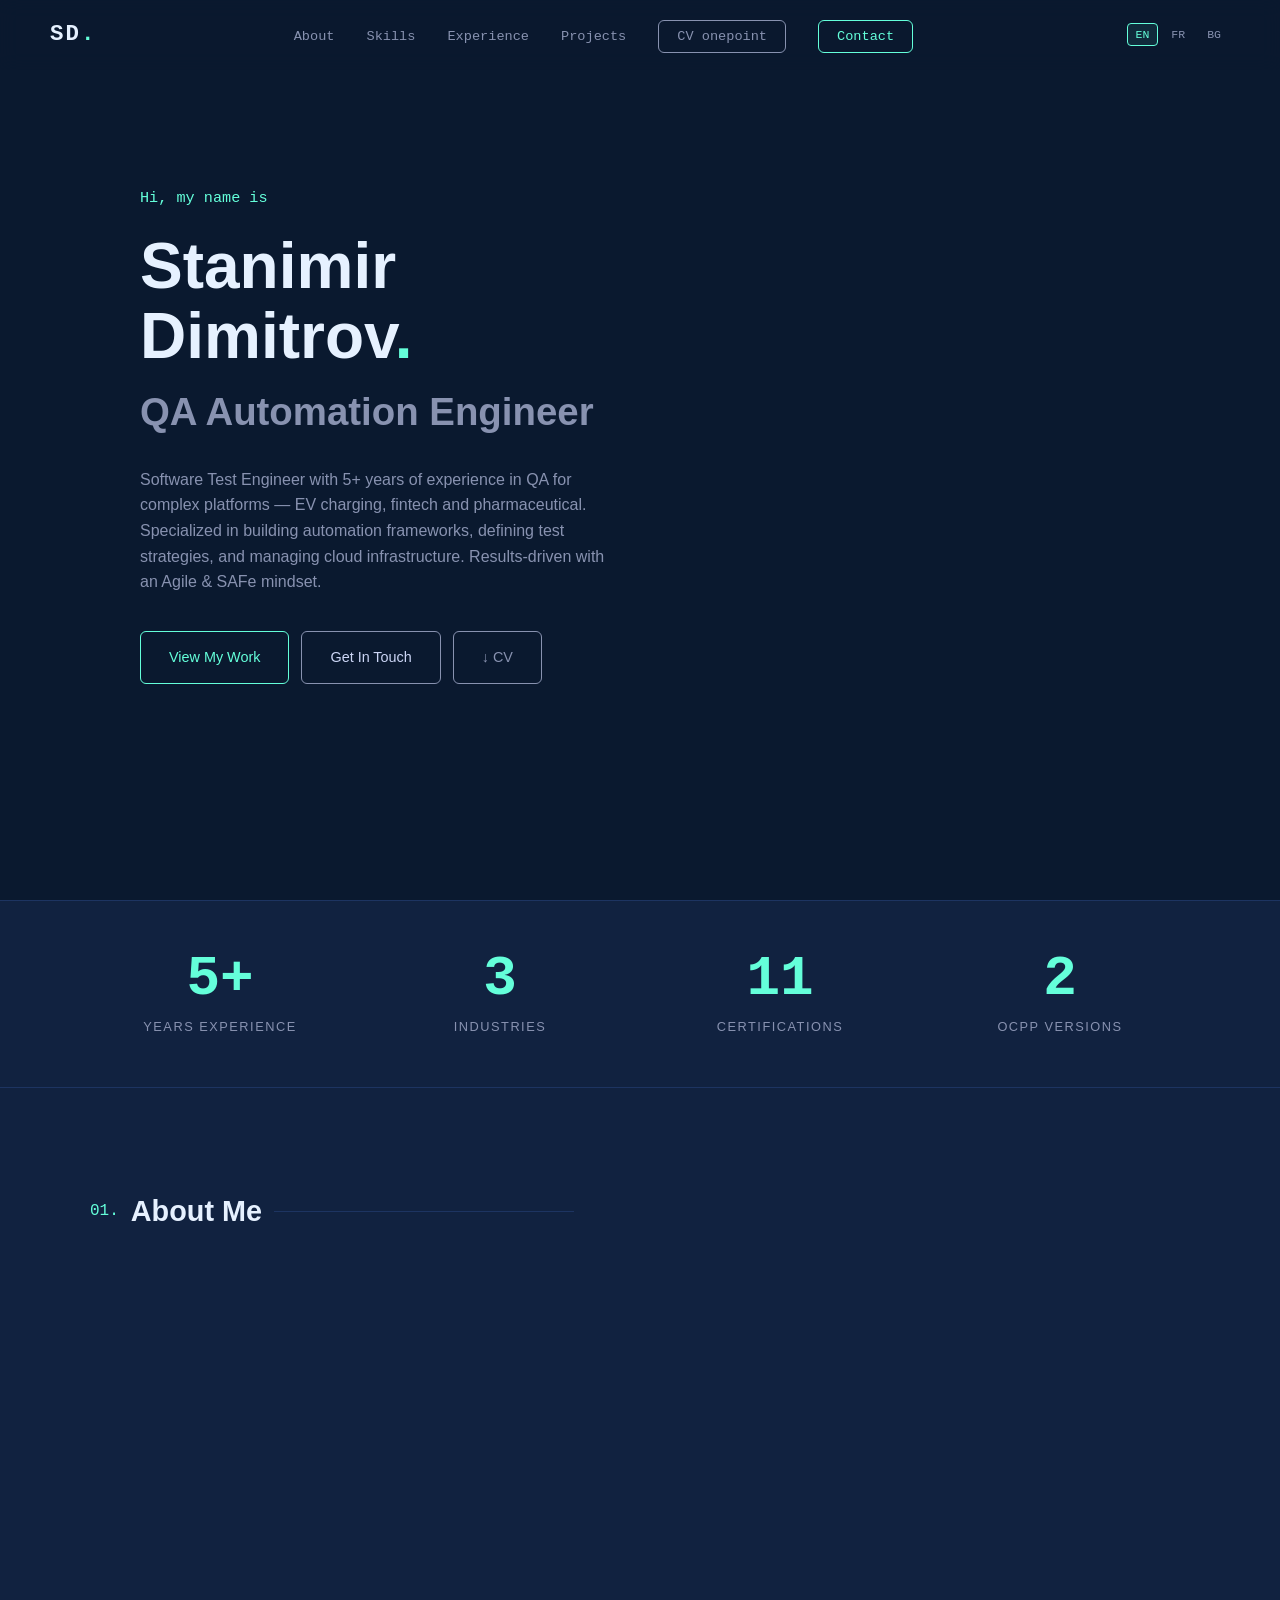
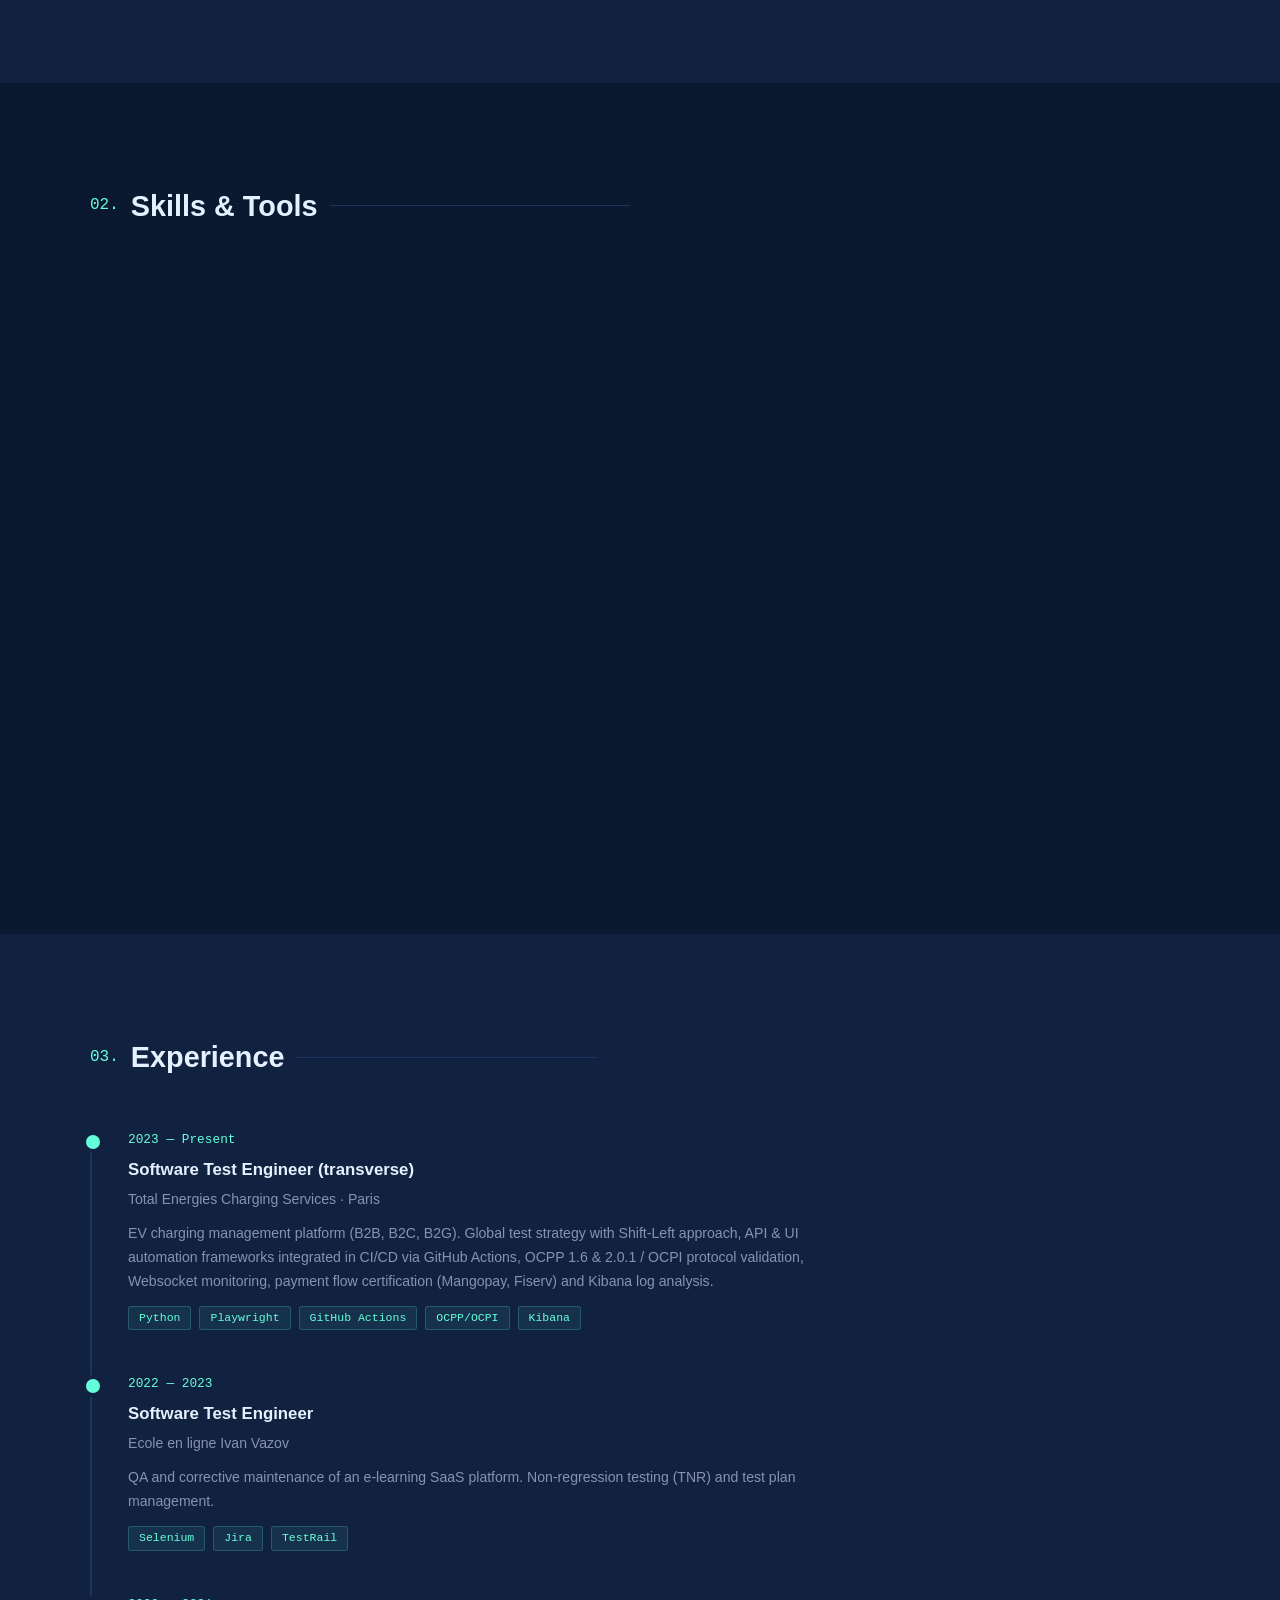
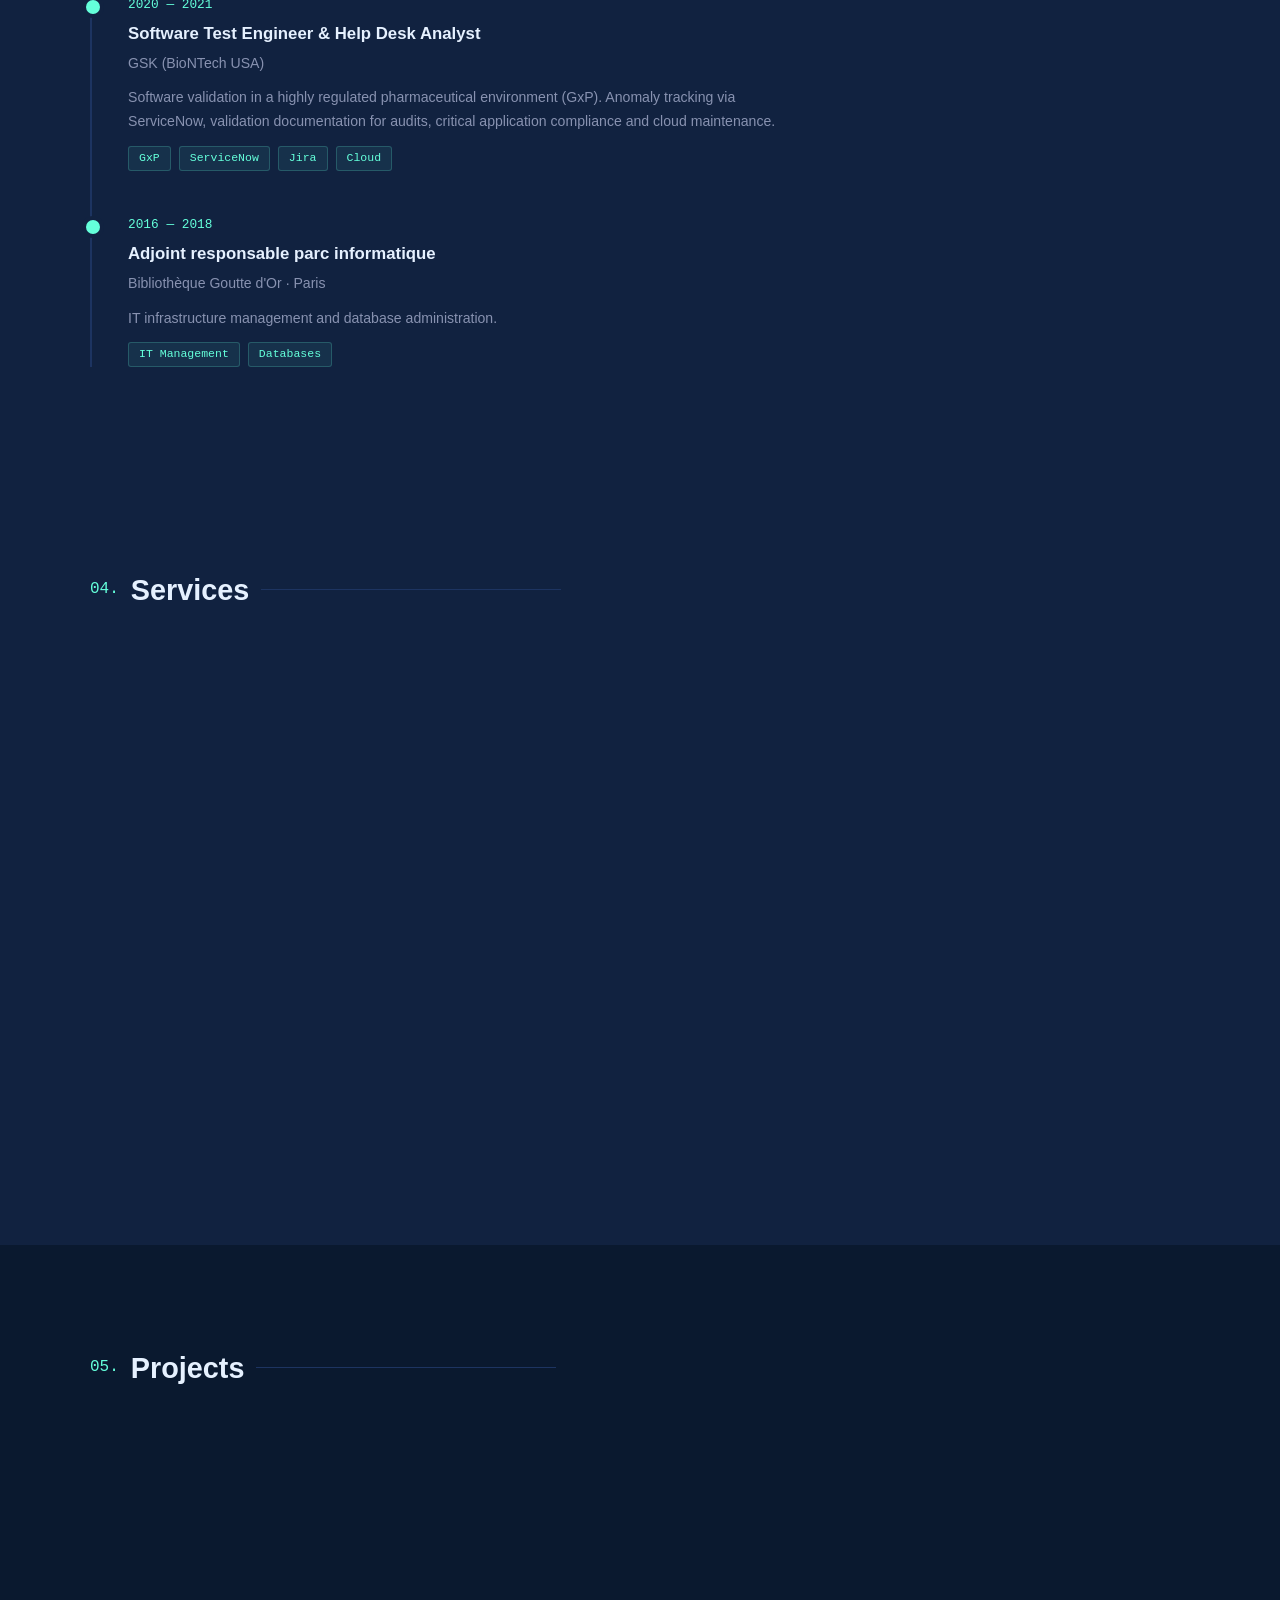
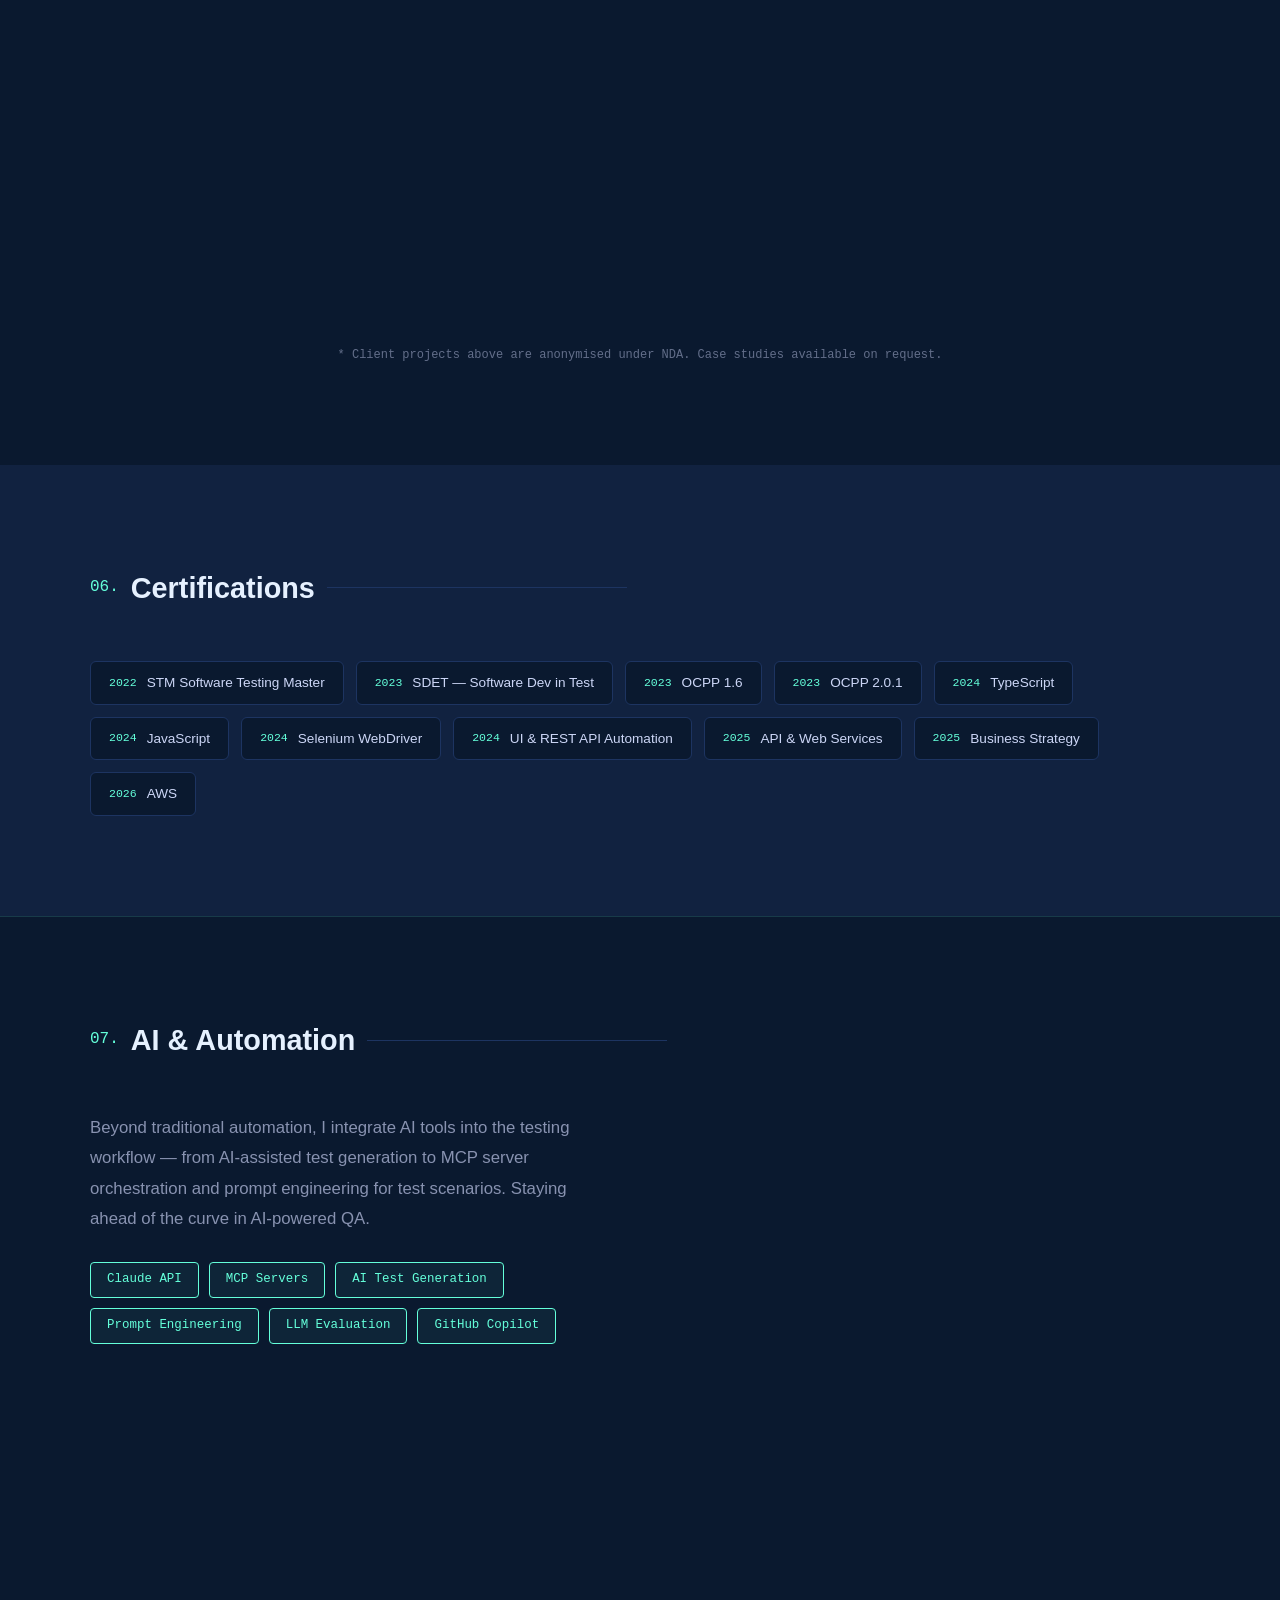
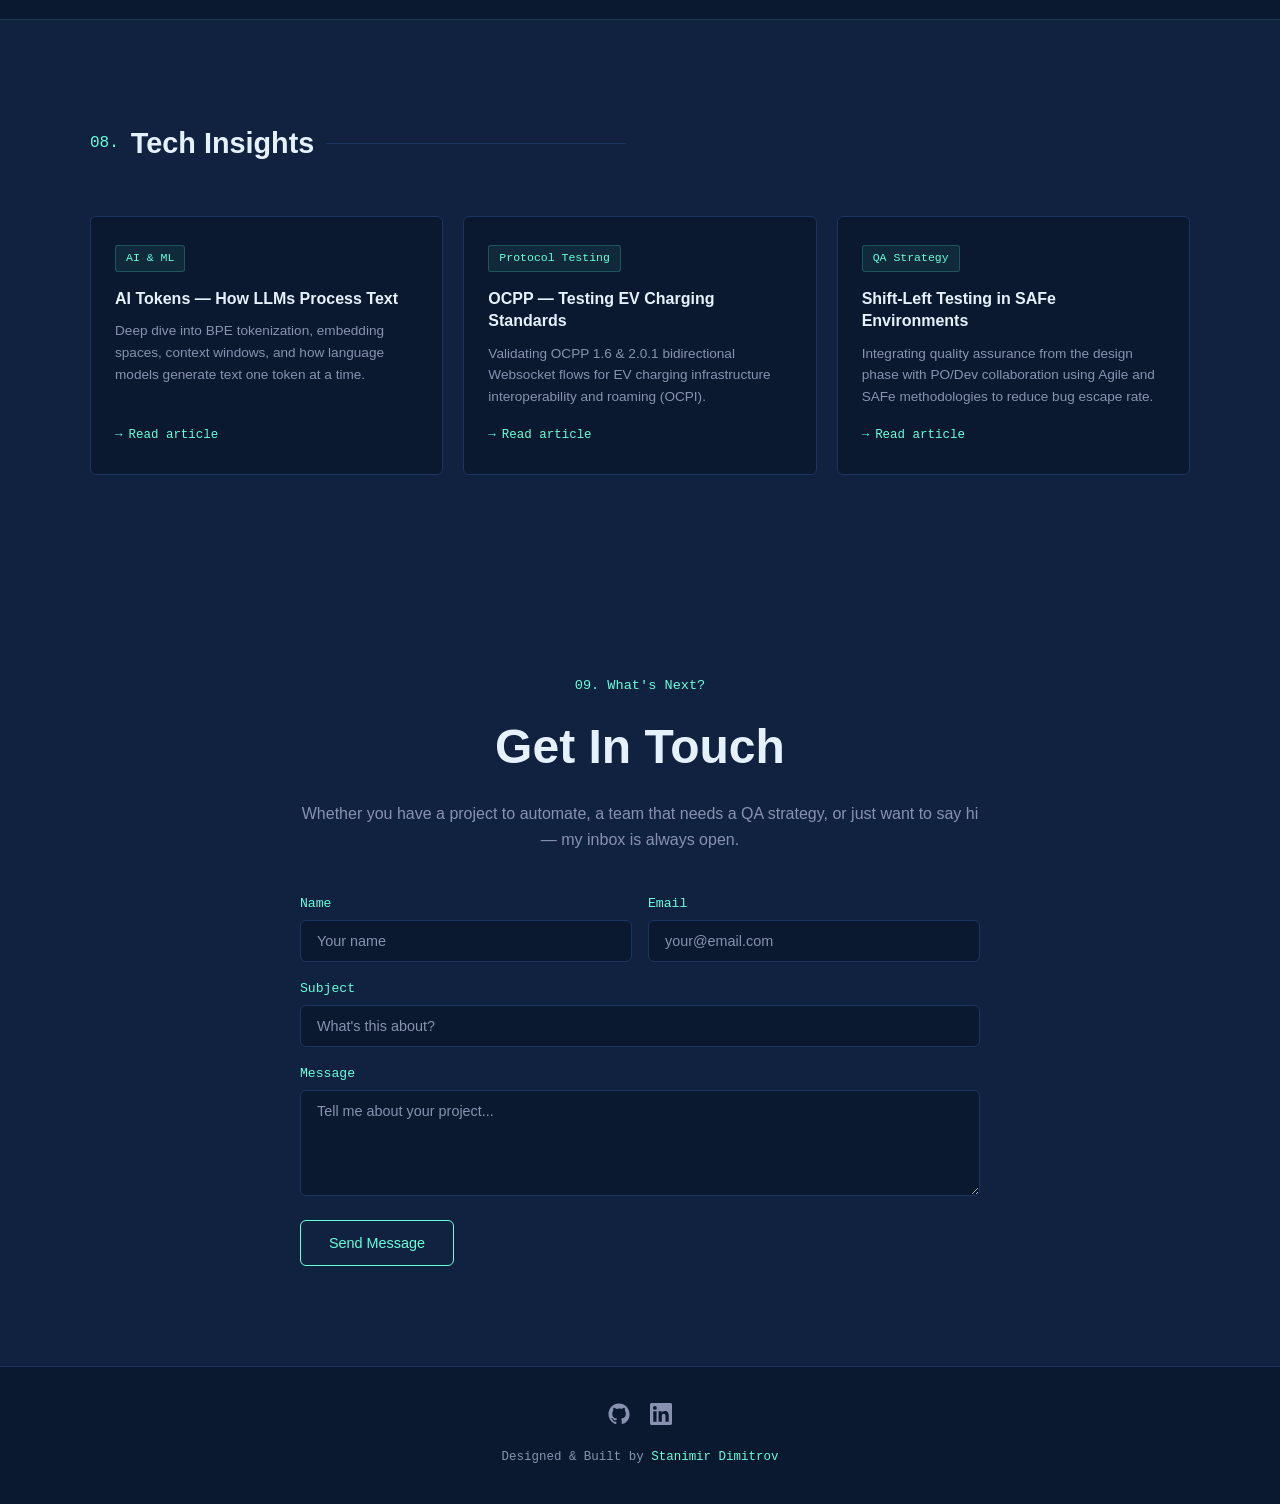
<file: index.html>
<!DOCTYPE html>
<html lang="en">
<head>
  <meta charset="UTF-8" />
  <meta name="viewport" content="width=device-width, initial-scale=1.0" />
  <meta name="description" content="Stanimir Dimitrov — Software Test Engineer in Paris. QA automation expert in EV charging (OCPP/OCPI), fintech and pharmaceutical (GxP). Shift-Left, SAFe, Python, Playwright, GitHub Actions." />
  <meta property="og:title" content="Stanimir Dimitrov | Software Test Engineer" />
  <meta property="og:description" content="5+ years QA expertise. OCPP 1.6 & 2.0.1 certified. 11 certifications." />
  <meta property="og:url" content="https://standimitrov.github.io/portfolio/" />
  <meta name="theme-color" content="#0a192f" />
  <meta http-equiv="Content-Security-Policy" content="default-src 'self'; script-src 'self'; style-src 'self' https://fonts.googleapis.com; font-src https://fonts.gstatic.com; img-src 'self' data:; connect-src 'self' https://formspree.io; object-src 'none'; base-uri 'self'; frame-ancestors 'none';" />
  <title>Stanimir Dimitrov | QA Automation Engineer</title>
  <link rel="stylesheet" href="style.css" />
  <link rel="preconnect" href="https://fonts.googleapis.com" />
  <link
    href="https://fonts.googleapis.com/css2?family=Inter:wght@300;400;500;600;700&family=Fira+Code:wght@400;500&display=swap"
    rel="stylesheet"
  />
</head>
<body>

  <!-- ─── NAVIGATION ─────────────────────────────────────── -->
  <nav id="navbar">
    <a href="#" class="nav-logo">SD<span class="accent">.</span></a>
    <ul class="nav-links">
      <li><a href="#about" data-i18n="nav_about">About</a></li>
      <li><a href="#skills" data-i18n="nav_skills">Skills</a></li>
      <li><a href="#experience" data-i18n="nav_experience">Experience</a></li>
      <li><a href="#projects" data-i18n="nav_projects">Projects</a></li>
      <li><a href="consultant-profile.html" target="_blank" class="btn-cv-nav">CV onepoint</a></li>
      <li><a href="#contact" class="btn-nav" data-i18n="nav_contact">Contact</a></li>
    </ul>
    <div class="lang-switcher">
      <button class="lang-btn active" data-lang="en">EN</button>
      <button class="lang-btn" data-lang="fr">FR</button>
      <button class="lang-btn" data-lang="bg">BG</button>
    </div>
    <button class="hamburger" id="hamburger" aria-label="Toggle menu">
      <span></span><span></span><span></span>
    </button>
  </nav>

  <!-- ─── HERO ───────────────────────────────────────────── -->
  <section id="hero">
    <div class="hero-content">
      <p class="hero-greeting mono" data-i18n="hero_greeting">Hi, my name is</p>
      <h1 class="hero-name">Stanimir Dimitrov<span class="accent">.</span></h1>
      <h2 class="hero-title" data-i18n="hero_title">QA Automation Engineer</h2>
      <p class="hero-desc" data-i18n="hero_desc">
        I build reliable, scalable test automation frameworks that catch bugs
        before they reach production. Passionate about quality, clean code, and
        continuous delivery.
      </p>
      <div class="hero-cta">
        <a href="#projects" class="btn btn-primary" data-i18n="hero_cta_work">View My Work</a>
        <a href="#contact" class="btn btn-outline" data-i18n="hero_cta_contact">Get In Touch</a>
        <a href="cv-logos.html" target="_blank" class="btn btn-cv" data-i18n="download_cv">↓ CV</a>
      </div>
    </div>
    <div class="hero-terminal" aria-hidden="true">
      <div class="terminal-header">
        <span class="dot red"></span>
        <span class="dot yellow"></span>
        <span class="dot green"></span>
        <span class="terminal-title">qa_engineer.py</span>
      </div>
      <div class="terminal-body mono">
        <span class="t-comment"># Skills snapshot</span><br/>
        <span class="t-keyword">def</span> <span class="t-fn">get_skills</span>():<br/>
        &nbsp;&nbsp;<span class="t-keyword">return</span> {<br/>
        &nbsp;&nbsp;&nbsp;&nbsp;<span class="t-str">"automation"</span>: [<span class="t-str">"Selenium"</span>, <span class="t-str">"Playwright"</span>, <span class="t-str">"Cypress"</span>],<br/>
        &nbsp;&nbsp;&nbsp;&nbsp;<span class="t-str">"languages"</span>: [<span class="t-str">"Python"</span>, <span class="t-str">"TypeScript"</span>],<br/>
        &nbsp;&nbsp;&nbsp;&nbsp;<span class="t-str">"ci_cd"</span>: [<span class="t-str">"GitHub Actions"</span>, <span class="t-str">"Jenkins"</span>],<br/>
        &nbsp;&nbsp;}<br/><br/>
        <span class="t-comment"># All tests passing ✓</span><br/>
        <span class="cursor">█</span>
      </div>
    </div>
  </section>

  <!-- ─── STATS ───────────────────────────────────────────── -->
  <section id="stats">
    <div class="stats-grid">
      <div class="stat-item">
        <span class="stat-number" data-i18n="stats_years">5+</span>
        <span class="stat-label" data-i18n="stats_years_label">Years Experience</span>
      </div>
      <div class="stat-item">
        <span class="stat-number" data-i18n="stats_industries">3</span>
        <span class="stat-label" data-i18n="stats_industries_label">Industries</span>
      </div>
      <div class="stat-item">
        <span class="stat-number" data-i18n="stats_certs">11</span>
        <span class="stat-label" data-i18n="stats_certs_label">Certifications</span>
      </div>
      <div class="stat-item">
        <span class="stat-number" data-i18n="stats_protocols">2</span>
        <span class="stat-label" data-i18n="stats_protocols_label">OCPP Versions</span>
      </div>
    </div>
  </section>

  <!-- ─── ABOUT ──────────────────────────────────────────── -->
  <section id="about">
    <div class="section-inner">
      <h2 class="section-title"><span class="accent mono">01.</span> <span data-i18n="about_title">About Me</span></h2>
      <div class="about-grid">
        <div class="about-text">
          <p data-i18n="about_p1">
            I'm a QA Automation Engineer with a strong focus on building end-to-end
            test suites that scale with the product. I enjoy bridging the gap between
            development and quality assurance through automation, clear processes, and
            a detail-oriented mindset.
          </p>
          <p data-i18n="about_p2">
            When I'm not hunting bugs, I'm exploring new testing tools, contributing
            to open-source projects, or sharpening my Python skills.
          </p>
          <ul class="tech-list">
            <li>Selenium / Playwright / Cypress</li>
            <li>Python / TypeScript</li>
            <li>OCPP / OCPI / Websockets</li>
            <li>Postman / REST / SOAP</li>
            <li>GitHub Actions / AWS</li>
            <li>JIRA / Xray / Kibana</li>
          </ul>
        </div>
        <div class="about-photo">
          <div class="photo-wrapper">
            <!--
              Cartoon avatar — replace with your real professional photo:
              <img src="assets/photo.jpg" alt="Stanimir Dimitrov" />
              Customise the avatar at https://dicebear.com/playground
            -->
            <img src="assets/photo.jpg" alt="Stanimir Dimitrov" />
          </div>
        </div>
      </div>
    </div>
  </section>

  <!-- ─── SKILLS ─────────────────────────────────────────── -->
  <section id="skills">
    <div class="section-inner">
      <h2 class="section-title"><span class="accent mono">02.</span> <span data-i18n="skills_title">Skills &amp; Tools</span></h2>
      <div class="skills-grid">

        <div class="skill-card">
          <div class="skill-icon">🧪</div>
          <h3 data-i18n="skill_automation_title">Test Automation</h3>
          <ul>
            <li>Selenium WebDriver</li>
            <li>Playwright</li>
            <li>Cypress</li>
            <li>k6 (Performance)</li>
          </ul>
        </div>

        <div class="skill-card">
          <div class="skill-icon">💻</div>
          <h3 data-i18n="skill_languages_title">Languages</h3>
          <ul>
            <li>Python</li>
            <li>TypeScript</li>
            <li>JavaScript</li>
            <li>SQL</li>
          </ul>
        </div>

        <div class="skill-card">
          <div class="skill-icon">🔌</div>
          <h3 data-i18n="skill_api_title">API &amp; Protocols</h3>
          <ul>
            <li>REST / SOAP</li>
            <li>Websockets</li>
            <li>OCPP 1.6 &amp; 2.0.1 / OCPI</li>
            <li>Postman / Newman</li>
          </ul>
        </div>

        <div class="skill-card">
          <div class="skill-icon">⚙️</div>
          <h3 data-i18n="skill_cicd_title">CI / CD &amp; Cloud</h3>
          <ul>
            <li>GitHub Actions</li>
            <li>Docker</li>
            <li>AWS / Azure</li>
            <li>GitLab CI</li>
          </ul>
        </div>

        <div class="skill-card">
          <div class="skill-icon">📋</div>
          <h3 data-i18n="skill_frameworks_title">Frameworks</h3>
          <ul>
            <li>pytest</li>
            <li>Jest / Vitest</li>
            <li>Cucumber (BDD)</li>
            <li>Allure Reports</li>
          </ul>
        </div>

        <div class="skill-card">
          <div class="skill-icon">🛠️</div>
          <h3 data-i18n="skill_tools_title">Project &amp; QA Tools</h3>
          <ul>
            <li>JIRA / Xray</li>
            <li>Kibana / Elasticsearch</li>
            <li>TestRail</li>
            <li>Git / GitHub</li>
          </ul>
        </div>

      </div>
    </div>
  </section>

  <!-- ─── EXPERIENCE ─────────────────────────────────────── -->
  <section id="experience">
    <div class="section-inner">
      <h2 class="section-title"><span class="accent mono">03.</span> <span data-i18n="exp_title">Experience</span></h2>
      <div class="timeline">

        <div class="timeline-item">
          <div class="timeline-date mono accent">2023 — Present</div>
          <div class="timeline-role">Software Test Engineer (transverse)</div>
          <div class="timeline-company">Total Energies Charging Services · Paris</div>
          <p class="timeline-desc">EV charging management platform (B2B, B2C, B2G). Global test strategy with Shift-Left approach, API &amp; UI automation frameworks integrated in CI/CD via GitHub Actions, OCPP 1.6 &amp; 2.0.1 / OCPI protocol validation, Websocket monitoring, payment flow certification (Mangopay, Fiserv) and Kibana log analysis.</p>
          <ul class="timeline-tags"><li>Python</li><li>Playwright</li><li>GitHub Actions</li><li>OCPP/OCPI</li><li>Kibana</li></ul>
        </div>

        <div class="timeline-item">
          <div class="timeline-date mono accent">2022 — 2023</div>
          <div class="timeline-role">Software Test Engineer</div>
          <div class="timeline-company">Ecole en ligne Ivan Vazov</div>
          <p class="timeline-desc">QA and corrective maintenance of an e-learning SaaS platform. Non-regression testing (TNR) and test plan management.</p>
          <ul class="timeline-tags"><li>Selenium</li><li>Jira</li><li>TestRail</li></ul>
        </div>

        <div class="timeline-item">
          <div class="timeline-date mono accent">2020 — 2021</div>
          <div class="timeline-role">Software Test Engineer &amp; Help Desk Analyst</div>
          <div class="timeline-company">GSK (BioNTech USA)</div>
          <p class="timeline-desc">Software validation in a highly regulated pharmaceutical environment (GxP). Anomaly tracking via ServiceNow, validation documentation for audits, critical application compliance and cloud maintenance.</p>
          <ul class="timeline-tags"><li>GxP</li><li>ServiceNow</li><li>Jira</li><li>Cloud</li></ul>
        </div>

        <div class="timeline-item">
          <div class="timeline-date mono accent">2016 — 2018</div>
          <div class="timeline-role">Adjoint responsable parc informatique</div>
          <div class="timeline-company">Bibliothèque Goutte d'Or · Paris</div>
          <p class="timeline-desc">IT infrastructure management and database administration.</p>
          <ul class="timeline-tags"><li>IT Management</li><li>Databases</li></ul>
        </div>

      </div>
    </div>
  </section>

  <!-- ─── SERVICES ───────────────────────────────────────── -->
  <section id="services">
    <div class="section-inner">
      <h2 class="section-title"><span class="accent mono">04.</span> <span data-i18n="services_title">Services</span></h2>
      <div class="services-grid">

        <div class="service-card">
          <div class="service-num mono accent">01</div>
          <h3 data-i18n="svc1_title">Test Automation Framework</h3>
          <p data-i18n="svc1_desc">
            Design and build scalable, maintainable automation frameworks from
            scratch using Selenium, Playwright, or Cypress — tailored to your
            tech stack and team workflow.
          </p>
        </div>

        <div class="service-card">
          <div class="service-num mono accent">02</div>
          <h3 data-i18n="svc2_title">API &amp; Backend Testing</h3>
          <p data-i18n="svc2_desc">
            End-to-end API test suites with Postman collections, REST Assured, or
            Python requests — covering functional, contract, and regression testing.
          </p>
        </div>

        <div class="service-card">
          <div class="service-num mono accent">03</div>
          <h3 data-i18n="svc3_title">CI/CD Test Integration</h3>
          <p data-i18n="svc3_desc">
            Integrate your test suite into GitHub Actions, Jenkins, or GitLab CI
            pipelines so quality gates run automatically on every commit and pull
            request.
          </p>
        </div>

        <div class="service-card">
          <div class="service-num mono accent">04</div>
          <h3 data-i18n="svc4_title">QA Strategy &amp; Consulting</h3>
          <p data-i18n="svc4_desc">
            Define test strategies, coverage plans, and quality processes from
            scratch — helping teams shift quality left and reduce bug escape rate.
          </p>
        </div>

      </div>
    </div>
  </section>

  <!-- ─── PROJECTS ───────────────────────────────────────── -->
  <section id="projects">
    <div class="section-inner">
      <h2 class="section-title"><span class="accent mono">05.</span> <span data-i18n="projects_title">Projects</span></h2>
      <div class="projects-grid">

        <!-- NDA Project 1 -->
        <div class="project-card">
          <div class="project-header">
            <span class="project-icon">⚡</span>
            <span class="nda-badge">🔒 <span data-i18n="nda_label">Confidential</span></span>
          </div>
          <div class="project-industry" data-i18n="proj1_industry">FinTech · Payment Platform</div>
          <h3 class="project-title" data-i18n="proj1_title">Regression Automation Suite</h3>
          <p class="project-desc" data-i18n="proj1_desc">
            End-to-end automation framework for a payment platform covering checkout
            flows, transaction validation, and fraud detection scenarios.
          </p>
          <div class="project-impact">
            <span data-i18n="proj1_impact1">⬇ 65% less manual testing</span>
            <span data-i18n="proj1_impact2">✓ 500+ test cases</span>
          </div>
          <ul class="project-tags">
            <li>Python</li><li>Playwright</li><li>OCPP/OCPI</li><li>GitHub Actions</li>
          </ul>
        </div>

        <!-- NDA Project 2 -->
        <div class="project-card">
          <div class="project-header">
            <span class="project-icon">🏥</span>
            <span class="nda-badge">🔒 <span data-i18n="nda_label">Confidential</span></span>
          </div>
          <div class="project-industry" data-i18n="proj2_industry">E-Commerce · Retail Platform</div>
          <h3 class="project-title" data-i18n="proj2_title">API Test Framework</h3>
          <p class="project-desc" data-i18n="proj2_desc">
            Complete REST API test suite covering product catalogue, cart, order
            management and third-party integrations with contract testing.
          </p>
          <div class="project-impact">
            <span data-i18n="proj2_impact1">⬇ 40% faster release cycle</span>
            <span data-i18n="proj2_impact2">✓ 300+ API tests</span>
          </div>
          <ul class="project-tags">
            <li>Python</li><li>ServiceNow</li><li>Jira</li><li>GxP</li>
          </ul>
        </div>

        <!-- Personal Project -->
        <div class="project-card">
          <div class="project-header">
            <span class="project-icon">📁</span>
            <div class="project-links">
              <a href="https://github.com/StanDimitrov/python_oop" target="_blank" rel="noopener" title="GitHub" aria-label="GitHub link">
                <svg viewBox="0 0 24 24" width="20" height="20" fill="currentColor"><path d="M12 .5C5.65.5.5 5.65.5 12c0 5.1 3.3 9.42 7.88 10.96.58.1.79-.25.79-.56v-2c-3.2.7-3.88-1.54-3.88-1.54-.52-1.33-1.28-1.68-1.28-1.68-1.05-.71.08-.7.08-.7 1.16.08 1.77 1.2 1.77 1.2 1.03 1.76 2.7 1.25 3.36.96.1-.75.4-1.25.73-1.54-2.56-.29-5.25-1.28-5.25-5.7 0-1.26.45-2.29 1.19-3.09-.12-.29-.52-1.46.11-3.05 0 0 .97-.31 3.18 1.19a11.1 11.1 0 0 1 2.9-.39c.98 0 1.97.13 2.9.39 2.2-1.5 3.17-1.19 3.17-1.19.63 1.59.23 2.76.11 3.05.74.8 1.19 1.83 1.19 3.09 0 4.43-2.7 5.41-5.27 5.69.41.36.78 1.07.78 2.15v3.19c0 .31.21.67.8.56A10.51 10.51 0 0 0 23.5 12C23.5 5.65 18.35.5 12 .5z"/></svg>
              </a>
            </div>
          </div>
          <div class="project-industry" data-i18n="proj3_industry">Personal · Learning Project</div>
          <h3 class="project-title" data-i18n="proj3_title">Python OOP &amp; API Testing</h3>
          <p class="project-desc" data-i18n="proj3_desc">
            Personal project exploring OOP principles in Python, including a REST
            API test suite with pytest and mocked HTTP calls.
          </p>
          <ul class="project-tags">
            <li>Python</li><li>pytest</li><li>OOP</li><li>REST API</li>
          </ul>
        </div>

      </div>
      <p class="projects-note mono" data-i18n="projects_note">* Client projects above are anonymised under NDA. Case studies available on request.</p>
    </div>
  </section>

  <!-- ─── CERTIFICATIONS ──────────────────────────────────── -->
  <section id="certifications">
    <div class="section-inner">
      <h2 class="section-title"><span class="accent mono">06.</span> <span data-i18n="certs_title">Certifications</span></h2>
      <div class="certs-grid">
        <div class="cert-badge"><span class="cert-year">2022</span> STM Software Testing Master</div>
        <div class="cert-badge"><span class="cert-year">2023</span> SDET — Software Dev in Test</div>
        <div class="cert-badge"><span class="cert-year">2023</span> OCPP 1.6</div>
        <div class="cert-badge"><span class="cert-year">2023</span> OCPP 2.0.1</div>
        <div class="cert-badge"><span class="cert-year">2024</span> TypeScript</div>
        <div class="cert-badge"><span class="cert-year">2024</span> JavaScript</div>
        <div class="cert-badge"><span class="cert-year">2024</span> Selenium WebDriver</div>
        <div class="cert-badge"><span class="cert-year">2024</span> UI &amp; REST API Automation</div>
        <div class="cert-badge"><span class="cert-year">2025</span> API &amp; Web Services</div>
        <div class="cert-badge"><span class="cert-year">2025</span> Business Strategy</div>
        <div class="cert-badge"><span class="cert-year">2026</span> AWS</div>
      </div>
    </div>
  </section>

  <!-- ─── AI &amp; AUTOMATION ───────────────────────────────── -->
  <section id="ai-automation">
    <div class="section-inner">
      <h2 class="section-title"><span class="accent mono">07.</span> <span data-i18n="ai_title">AI &amp; Automation</span></h2>
      <div class="ai-grid">
        <div class="ai-text">
          <p class="ai-tagline" data-i18n="ai_desc">Beyond traditional automation, I integrate AI tools into the testing workflow — from AI-assisted test generation to MCP server orchestration and prompt engineering for test scenarios. Staying ahead of the curve in AI-powered QA.</p>
          <div class="ai-tools">
            <span class="ai-tool">Claude API</span>
            <span class="ai-tool">MCP Servers</span>
            <span class="ai-tool">AI Test Generation</span>
            <span class="ai-tool">Prompt Engineering</span>
            <span class="ai-tool">LLM Evaluation</span>
            <span class="ai-tool">GitHub Copilot</span>
          </div>
        </div>
        <div class="ai-visual">
          <div class="hero-terminal">
            <div class="terminal-header">
              <span class="dot red"></span><span class="dot yellow"></span><span class="dot green"></span>
              <span class="terminal-title">ai_testing.py</span>
            </div>
            <div class="terminal-body mono">
              <span class="t-comment"># AI-powered test generation</span><br/>
              <span class="t-keyword">from</span> <span class="t-fn">anthropic</span> <span class="t-keyword">import</span> Anthropic<br/><br/>
              client = Anthropic()<br/><br/>
              <span class="t-keyword">def</span> <span class="t-fn">generate_tests</span>(spec):<br/>
              &nbsp;&nbsp;response = client.messages.create(<br/>
              &nbsp;&nbsp;&nbsp;&nbsp;model=<span class="t-str">"claude-opus-4"</span>,<br/>
              &nbsp;&nbsp;&nbsp;&nbsp;messages=[{<span class="t-str">"role"</span>: <span class="t-str">"user"</span>,<br/>
              &nbsp;&nbsp;&nbsp;&nbsp;&nbsp;&nbsp;<span class="t-str">"content"</span>: spec}]<br/>
              &nbsp;&nbsp;)<br/>
              &nbsp;&nbsp;<span class="t-keyword">return</span> response.content<br/>
              <span class="cursor">█</span>
            </div>
          </div>
        </div>
      </div>
    </div>
  </section>

  <!-- ─── TECH ARTICLES ─────────────────────────────────────── -->
  <section id="articles">
    <div class="section-inner">
      <h2 class="section-title"><span class="accent mono">08.</span> <span data-i18n="articles_title">Tech Insights</span></h2>
      <div class="articles-grid">

        <div class="article-card">
          <span class="article-tag" data-i18n="article1_tag">AI &amp; ML</span>
          <h3 class="article-title" data-i18n="article1_title">AI Tokens — How LLMs Process Text</h3>
          <p class="article-desc" data-i18n="article1_desc">Deep dive into BPE tokenization, embedding spaces, context windows, and how language models generate text one token at a time.</p>
          <a href="articles/ai-tokens.html" class="article-read-more">→ <span data-i18n="read_article">Read article</span></a>
        </div>

        <div class="article-card">
          <span class="article-tag" data-i18n="article2_tag">Protocol Testing</span>
          <h3 class="article-title" data-i18n="article2_title">OCPP — Testing EV Charging Standards</h3>
          <p class="article-desc" data-i18n="article2_desc">Validating OCPP 1.6 &amp; 2.0.1 bidirectional Websocket flows for EV charging infrastructure interoperability and roaming (OCPI).</p>
          <a href="articles/ocpp-testing.html" class="article-read-more">→ <span data-i18n="read_article">Read article</span></a>
        </div>

        <div class="article-card">
          <span class="article-tag" data-i18n="article3_tag">QA Strategy</span>
          <h3 class="article-title" data-i18n="article3_title">Shift-Left Testing in SAFe Environments</h3>
          <p class="article-desc" data-i18n="article3_desc">Integrating quality assurance from the design phase with PO/Dev collaboration using Agile and SAFe methodologies to reduce bug escape rate.</p>
          <a href="articles/shift-left-safe.html" class="article-read-more">→ <span data-i18n="read_article">Read article</span></a>
        </div>

      </div>
    </div>
  </section>

  <!-- ─── CONTACT ──────────────────────────────────────────── -->
  <section id="contact">
    <div class="section-inner contact-inner">
      <p class="contact-overline mono accent" data-i18n="contact_overline">05. What's Next?</p>
      <h2 class="contact-title" data-i18n="contact_title">Get In Touch</h2>
      <p class="contact-desc" data-i18n="contact_desc">
        Whether you have a project to automate, a team that needs a QA strategy,
        or just want to say hi — my inbox is always open.
      </p>
      <!-- Replace YOUR_FORM_ID with your Formspree endpoint after setup -->
      <form class="contact-form" id="contactForm" action="https://formspree.io/f/xojoeloz" method="POST">
        <div class="form-row">
          <div class="form-group">
            <label for="name" data-i18n="form_name">Name</label>
            <input type="text" id="name" name="name" data-i18n-ph="form_name_ph" placeholder="Your name" required />
          </div>
          <div class="form-group">
            <label for="email" data-i18n="form_email">Email</label>
            <input type="email" id="email" name="email" data-i18n-ph="form_email_ph" placeholder="your@email.com" required />
          </div>
        </div>
        <div class="form-group">
          <label for="subject" data-i18n="form_subject">Subject</label>
          <input type="text" id="subject" name="subject" data-i18n-ph="form_subject_ph" placeholder="What's this about?" />
        </div>
        <div class="form-group">
          <label for="message" data-i18n="form_message">Message</label>
          <textarea id="message" name="message" rows="5" data-i18n-ph="form_message_ph" placeholder="Tell me about your project..." required></textarea>
        </div>
        <button type="submit" class="btn btn-primary" data-i18n="form_submit">Send Message</button>
      </form>
    </div>
  </section>

  <!-- ─── FOOTER ─────────────────────────────────────────── -->
  <footer>
    <div class="footer-social">
      <a href="https://github.com/StanDimitrov" target="_blank" rel="noopener" aria-label="GitHub">
        <svg viewBox="0 0 24 24" width="22" height="22" fill="currentColor"><path d="M12 .5C5.65.5.5 5.65.5 12c0 5.1 3.3 9.42 7.88 10.96.58.1.79-.25.79-.56v-2c-3.2.7-3.88-1.54-3.88-1.54-.52-1.33-1.28-1.68-1.28-1.68-1.05-.71.08-.7.08-.7 1.16.08 1.77 1.2 1.77 1.2 1.03 1.76 2.7 1.25 3.36.96.1-.75.4-1.25.73-1.54-2.56-.29-5.25-1.28-5.25-5.7 0-1.26.45-2.29 1.19-3.09-.12-.29-.52-1.46.11-3.05 0 0 .97-.31 3.18 1.19a11.1 11.1 0 0 1 2.9-.39c.98 0 1.97.13 2.9.39 2.2-1.5 3.17-1.19 3.17-1.19.63 1.59.23 2.76.11 3.05.74.8 1.19 1.83 1.19 3.09 0 4.43-2.7 5.41-5.27 5.69.41.36.78 1.07.78 2.15v3.19c0 .31.21.67.8.56A10.51 10.51 0 0 0 23.5 12C23.5 5.65 18.35.5 12 .5z"/></svg>
      </a>
      <a href="https://www.linkedin.com/in/stanimir-dimitrov" target="_blank" rel="noopener" aria-label="LinkedIn">
        <svg viewBox="0 0 24 24" width="22" height="22" fill="currentColor"><path d="M20.45 20.45h-3.56v-5.57c0-1.33-.03-3.04-1.85-3.04-1.85 0-2.14 1.44-2.14 2.93v5.68H9.35V9h3.41v1.56h.05c.48-.9 1.64-1.85 3.37-1.85 3.6 0 4.27 2.37 4.27 5.45v6.29zM5.34 7.43a2.07 2.07 0 1 1 0-4.14 2.07 2.07 0 0 1 0 4.14zM7.12 20.45H3.55V9h3.57v11.45zM22.22 0H1.77C.79 0 0 .77 0 1.73v20.54C0 23.23.79 24 1.77 24h20.45C23.2 24 24 23.23 24 22.27V1.73C24 .77 23.2 0 22.22 0z"/></svg>
      </a>
    </div>
    <p class="footer-copy mono">
      Designed &amp; Built by <span class="accent">Stanimir Dimitrov</span>
    </p>
  </footer>

  <script src="main.js"></script>
</body>
</html>
</file>
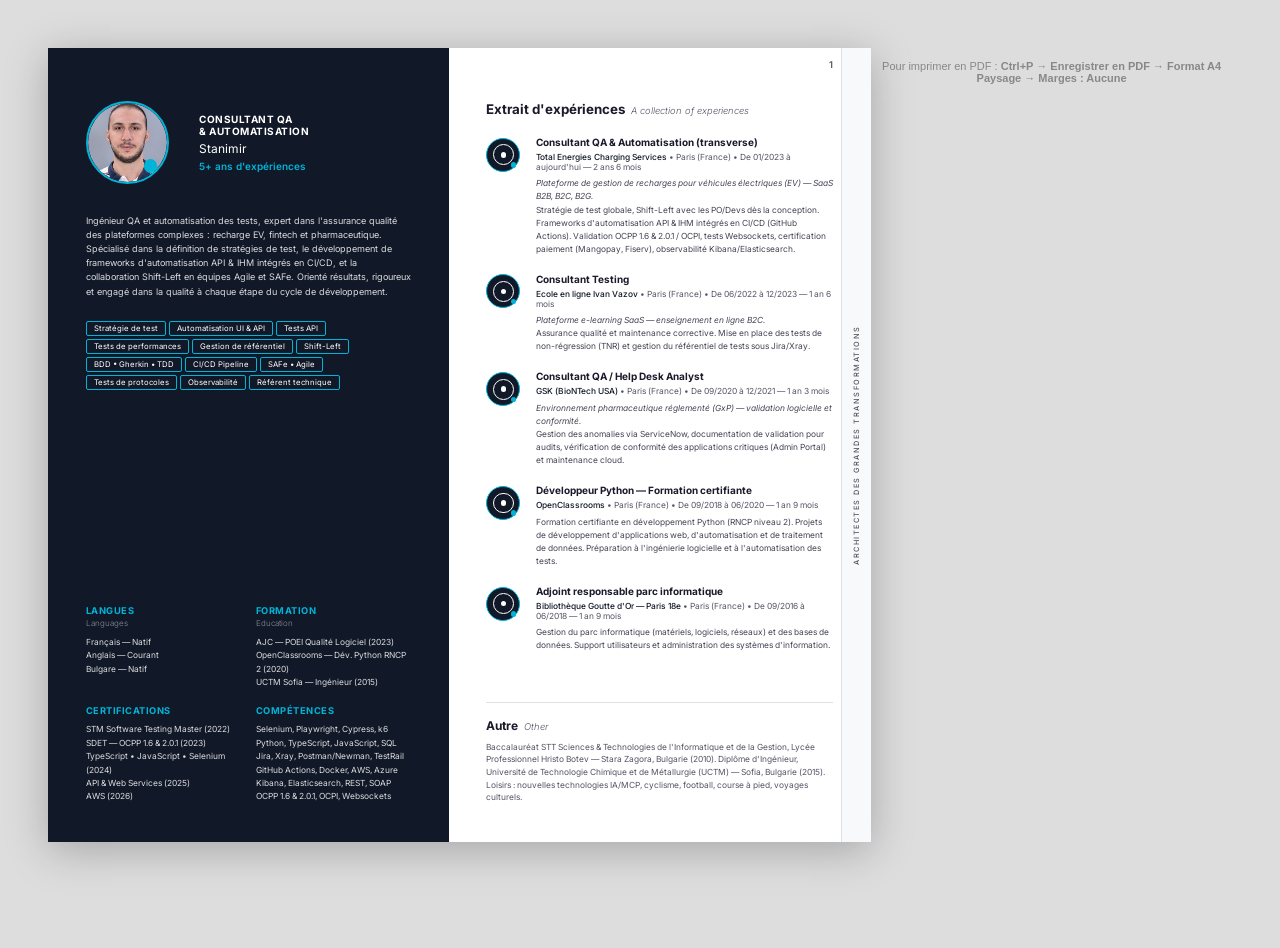
<file: consultant-profile.html>
<!DOCTYPE html>
<html lang="fr">
<head>
  <meta charset="UTF-8" />
  <meta name="viewport" content="width=device-width, initial-scale=1.0" />
  <title>FR_CV_Stanimir_DIMITROV_07026 | onepoint</title>
  <link rel="preconnect" href="https://fonts.googleapis.com" />
  <link href="https://fonts.googleapis.com/css2?family=Inter:wght@300;400;500;600;700&display=swap" rel="stylesheet" />
  <style>
    /* ── RESET & PAGE ──────────────────────────────────────────── */
    *, *::before, *::after { box-sizing: border-box; margin: 0; padding: 0; }

    :root {
      --cyan:    #00b4d8;
      --dark:    #111827;
      --dark2:   #1e2535;
      --white:   #ffffff;
      --light:   #f8f9fa;
      --text:    #1a1a2a;
      --muted:   #555566;
      --border:  #e0e0e8;
    }

    html, body {
      font-family: 'Inter', sans-serif;
      background: #ddd;
      display: flex;
      justify-content: center;
      align-items: flex-start;
      padding: 24px;
      min-height: 100vh;
    }

    /* A4 landscape */
    .page {
      width: 297mm;
      min-height: 210mm;
      background: var(--white);
      display: flex;
      position: relative;
      overflow: hidden;
      box-shadow: 0 8px 40px rgba(0,0,0,0.25);
    }

    /* ── LEFT PANEL ──────────────────────────────────────────── */
    .left {
      width: 106mm;
      min-height: 210mm;
      background: var(--dark);
      color: var(--white);
      padding: 14mm 10mm 10mm;
      display: flex;
      flex-direction: column;
      gap: 0;
      flex-shrink: 0;
      position: relative;
    }

    /* Profile top */
    .profile-top {
      display: flex;
      align-items: center;
      gap: 8mm;
      margin-bottom: 8mm;
    }

    /* Photo profile */
    .op-logo {
      width: 22mm;
      height: 22mm;
      border-radius: 50%;
      border: 2.5px solid var(--cyan);
      background: var(--dark2);
      display: flex;
      align-items: center;
      justify-content: center;
      flex-shrink: 0;
      position: relative;
      overflow: hidden;
      padding: 0;
    }
    .op-logo img {
      width: 100%;
      height: 100%;
      object-fit: cover;
      object-position: center top;
      border-radius: 50%;
      display: block;
    }
    .op-logo-inner { display: none; }
    .op-logo-dot { display: none; }
    .op-logo-accent {
      position: absolute;
      bottom: 2.5mm;
      right: 2.5mm;
      width: 3.5mm;
      height: 3.5mm;
      border-radius: 50%;
      background: var(--cyan);
    }

    .profile-text {}
    .profile-role {
      font-size: 7.5pt;
      font-weight: 700;
      color: var(--white);
      text-transform: uppercase;
      letter-spacing: 0.5px;
      line-height: 1.2;
    }
    .profile-name {
      font-size: 9pt;
      font-weight: 400;
      color: var(--white);
      margin-top: 1mm;
      line-height: 1.3;
    }
    .profile-years {
      font-size: 7.5pt;
      font-weight: 600;
      color: var(--cyan);
      margin-top: 1mm;
    }

    /* Bio */
    .bio {
      font-size: 6.8pt;
      line-height: 1.55;
      color: rgba(255,255,255,0.85);
      margin-bottom: 6mm;
    }

    /* Tags */
    .tags {
      display: flex;
      flex-wrap: wrap;
      gap: 3px;
      margin-bottom: 6mm;
    }
    .tag {
      border: 1px solid var(--cyan);
      color: var(--white);
      font-size: 5.8pt;
      padding: 2px 7px;
      border-radius: 2px;
      white-space: nowrap;
    }

    /* Bottom grid: Languages + Formation / Certs + Compétences */
    .bottom-grid {
      display: grid;
      grid-template-columns: 1fr 1fr;
      gap: 4mm;
      margin-top: auto;
    }

    .left-section-title {
      font-size: 7pt;
      font-weight: 700;
      color: var(--cyan);
      text-transform: uppercase;
      letter-spacing: 0.5px;
      margin-bottom: 2mm;
    }
    .left-section-title span {
      font-size: 6pt;
      font-weight: 300;
      color: rgba(255,255,255,0.5);
      text-transform: none;
      letter-spacing: 0;
      display: block;
      margin-top: 0.5mm;
    }

    .left-item {
      font-size: 6.3pt;
      color: rgba(255,255,255,0.85);
      line-height: 1.6;
    }

    /* ── RIGHT PANEL ─────────────────────────────────────────── */
    .right {
      flex: 1;
      padding: 14mm 10mm 10mm 10mm;
      background: var(--white);
      display: flex;
      flex-direction: column;
    }

    .section-title {
      font-size: 10pt;
      font-weight: 700;
      color: var(--text);
      margin-bottom: 5mm;
      display: flex;
      align-items: baseline;
      gap: 6px;
    }
    .section-title em {
      font-size: 7pt;
      font-weight: 300;
      font-style: italic;
      color: var(--muted);
    }

    /* Experience items */
    .exp-list {
      display: flex;
      flex-direction: column;
      gap: 4.5mm;
      flex: 1;
    }

    .exp-item {
      display: flex;
      gap: 4mm;
      align-items: flex-start;
    }

    /* Small onepoint logo */
    .exp-logo {
      width: 9mm;
      height: 9mm;
      border-radius: 50%;
      background: var(--dark);
      border: 1.5px solid var(--cyan);
      display: flex;
      align-items: center;
      justify-content: center;
      flex-shrink: 0;
      position: relative;
      margin-top: 0.5mm;
    }
    .exp-logo-inner {
      width: 5.5mm;
      height: 5.5mm;
      border-radius: 50%;
      border: 1px solid var(--white);
      display: flex;
      align-items: center;
      justify-content: center;
    }
    .exp-logo-dot { width: 1.5mm; height: 1.5mm; border-radius: 50%; background: var(--white); }
    .exp-logo-accent {
      position: absolute;
      bottom: 0.8mm; right: 0.8mm;
      width: 1.5mm; height: 1.5mm;
      border-radius: 50%;
      background: var(--cyan);
    }

    .exp-content { flex: 1; }

    .exp-role {
      font-size: 7.5pt;
      font-weight: 700;
      color: var(--text);
      line-height: 1.3;
    }

    .exp-meta {
      font-size: 6.3pt;
      color: var(--muted);
      margin-top: 0.8mm;
      margin-bottom: 1.5mm;
    }
    .exp-meta span { color: var(--dark); font-weight: 500; }

    .exp-desc {
      font-size: 6.3pt;
      color: #444455;
      line-height: 1.55;
    }

    /* Autre section */
    .autre {
      margin-top: 5mm;
      padding-top: 4mm;
      border-top: 1px solid var(--border);
    }
    .autre .section-title { font-size: 9pt; margin-bottom: 2mm; }
    .autre-text {
      font-size: 6.3pt;
      color: var(--muted);
      line-height: 1.5;
    }

    /* ── SIDE LABEL ──────────────────────────────────────────── */
    .side-label {
      position: absolute;
      right: 0;
      top: 0;
      width: 8mm;
      height: 210mm;
      background: var(--light);
      border-left: 1px solid var(--border);
      display: flex;
      align-items: center;
      justify-content: center;
    }
    .side-label-text {
      font-size: 5.5pt;
      font-weight: 500;
      color: var(--muted);
      letter-spacing: 1.5px;
      text-transform: uppercase;
      writing-mode: vertical-rl;
      transform: rotate(180deg);
      white-space: nowrap;
    }

    /* Page number */
    .page-number {
      position: absolute;
      top: 3mm;
      right: 10mm;
      font-size: 7pt;
      color: var(--muted);
      font-weight: 600;
    }

    /* ── PRINT ───────────────────────────────────────────────── */
    @media print {
      html, body { background: none; padding: 0; }
      .page {
        width: 297mm;
        height: 210mm;
        box-shadow: none;
        page-break-after: always;
      }
    }
  </style>
</head>
<body>
<div class="page">

  <!-- ── LEFT PANEL ──────────────────────────────────────── -->
  <div class="left">

    <div class="profile-top">
      <div class="op-logo">
        <img src="assets/photo.jpg" alt="Stanimir" />
        <div class="op-logo-accent"></div>
      </div>
      <div class="profile-text">
        <div class="profile-role">Consultant QA<br>&amp; Automatisation</div>
        <div class="profile-name">Stanimir</div>
        <div class="profile-years">5+ ans d'expériences</div>
      </div>
    </div>

    <div class="bio">
      Ingénieur QA et automatisation des tests, expert dans l'assurance qualité
      des plateformes complexes : recharge EV, fintech et pharmaceutique.
      Spécialisé dans la définition de stratégies de test, le développement de
      frameworks d'automatisation API &amp; IHM intégrés en CI/CD, et la
      collaboration Shift-Left en équipes Agile et SAFe. Orienté résultats,
      rigoureux et engagé dans la qualité à chaque étape du cycle de
      développement.
    </div>

    <div class="tags">
      <span class="tag">Stratégie de test</span>
      <span class="tag">Automatisation UI &amp; API</span>
      <span class="tag">Tests API</span>
      <span class="tag">Tests de performances</span>
      <span class="tag">Gestion de référentiel</span>
      <span class="tag">Shift-Left</span>
      <span class="tag">BDD • Gherkin • TDD</span>
      <span class="tag">CI/CD Pipeline</span>
      <span class="tag">SAFe • Agile</span>
      <span class="tag">Tests de protocoles</span>
      <span class="tag">Observabilité</span>
      <span class="tag">Référent technique</span>
    </div>

    <div class="bottom-grid">

      <div>
        <div class="left-section-title">Langues <span>Languages</span></div>
        <div class="left-item">Français — Natif</div>
        <div class="left-item">Anglais — Courant</div>
        <div class="left-item">Bulgare — Natif</div>
      </div>

      <div>
        <div class="left-section-title">Formation <span>Education</span></div>
        <div class="left-item">AJC — POEI Qualité Logiciel (2023)</div>
        <div class="left-item">OpenClassrooms — Dév. Python RNCP 2 (2020)</div>
        <div class="left-item">UCTM Sofia — Ingénieur (2015)</div>
      </div>

      <div>
        <div class="left-section-title">Certifications</div>
        <div class="left-item">STM Software Testing Master (2022)</div>
        <div class="left-item">SDET — OCPP 1.6 &amp; 2.0.1 (2023)</div>
        <div class="left-item">TypeScript • JavaScript • Selenium (2024)</div>
        <div class="left-item">API &amp; Web Services (2025)</div>
        <div class="left-item">AWS (2026)</div>
      </div>

      <div>
        <div class="left-section-title">Compétences</div>
        <div class="left-item">Selenium, Playwright, Cypress, k6</div>
        <div class="left-item">Python, TypeScript, JavaScript, SQL</div>
        <div class="left-item">Jira, Xray, Postman/Newman, TestRail</div>
        <div class="left-item">GitHub Actions, Docker, AWS, Azure</div>
        <div class="left-item">Kibana, Elasticsearch, REST, SOAP</div>
        <div class="left-item">OCPP 1.6 &amp; 2.0.1, OCPI, Websockets</div>
      </div>

    </div>
  </div>

  <!-- ── RIGHT PANEL ─────────────────────────────────────── -->
  <div class="right">

    <div class="section-title">
      Extrait d'expériences <em>A collection of experiences</em>
    </div>

    <div class="exp-list">

      <!-- 1 -->
      <div class="exp-item">
        <div class="exp-logo">
          <div class="exp-logo-inner"><div class="exp-logo-dot"></div></div>
          <div class="exp-logo-accent"></div>
        </div>
        <div class="exp-content">
          <div class="exp-role">Consultant QA &amp; Automatisation (transverse)</div>
          <div class="exp-meta">
            <span>Total Energies Charging Services</span> •
            Paris (France) • De 01/2023 à aujourd'hui — 2 ans 6 mois
          </div>
          <div class="exp-desc">
            <em>Plateforme de gestion de recharges pour véhicules électriques (EV) — SaaS B2B, B2C, B2G.</em><br/>
            Stratégie de test globale, Shift-Left avec les PO/Devs dès la conception. Frameworks d'automatisation
            API &amp; IHM intégrés en CI/CD (GitHub Actions). Validation OCPP 1.6 &amp; 2.0.1 / OCPI, tests
            Websockets, certification paiement (Mangopay, Fiserv), observabilité Kibana/Elasticsearch.
          </div>
        </div>
      </div>

      <!-- 2 -->
      <div class="exp-item">
        <div class="exp-logo">
          <div class="exp-logo-inner"><div class="exp-logo-dot"></div></div>
          <div class="exp-logo-accent"></div>
        </div>
        <div class="exp-content">
          <div class="exp-role">Consultant Testing</div>
          <div class="exp-meta">
            <span>Ecole en ligne Ivan Vazov</span> •
            Paris (France) • De 06/2022 à 12/2023 — 1 an 6 mois
          </div>
          <div class="exp-desc">
            <em>Plateforme e-learning SaaS — enseignement en ligne B2C.</em><br/>
            Assurance qualité et maintenance corrective. Mise en place des tests de non-régression (TNR)
            et gestion du référentiel de tests sous Jira/Xray.
          </div>
        </div>
      </div>

      <!-- 3 -->
      <div class="exp-item">
        <div class="exp-logo">
          <div class="exp-logo-inner"><div class="exp-logo-dot"></div></div>
          <div class="exp-logo-accent"></div>
        </div>
        <div class="exp-content">
          <div class="exp-role">Consultant QA / Help Desk Analyst</div>
          <div class="exp-meta">
            <span>GSK (BioNTech USA)</span> •
            Paris (France) • De 09/2020 à 12/2021 — 1 an 3 mois
          </div>
          <div class="exp-desc">
            <em>Environnement pharmaceutique réglementé (GxP) — validation logicielle et conformité.</em><br/>
            Gestion des anomalies via ServiceNow, documentation de validation pour audits,
            vérification de conformité des applications critiques (Admin Portal) et maintenance cloud.
          </div>
        </div>
      </div>

      <!-- 4 -->
      <div class="exp-item">
        <div class="exp-logo">
          <div class="exp-logo-inner"><div class="exp-logo-dot"></div></div>
          <div class="exp-logo-accent"></div>
        </div>
        <div class="exp-content">
          <div class="exp-role">Développeur Python — Formation certifiante</div>
          <div class="exp-meta">
            <span>OpenClassrooms</span> •
            Paris (France) • De 09/2018 à 06/2020 — 1 an 9 mois
          </div>
          <div class="exp-desc">
            Formation certifiante en développement Python (RNCP niveau 2). Projets de développement
            d'applications web, d'automatisation et de traitement de données. Préparation à l'ingénierie
            logicielle et à l'automatisation des tests.
          </div>
        </div>
      </div>

      <!-- 5 -->
      <div class="exp-item">
        <div class="exp-logo">
          <div class="exp-logo-inner"><div class="exp-logo-dot"></div></div>
          <div class="exp-logo-accent"></div>
        </div>
        <div class="exp-content">
          <div class="exp-role">Adjoint responsable parc informatique</div>
          <div class="exp-meta">
            <span>Bibliothèque Goutte d'Or — Paris 18e</span> •
            Paris (France) • De 09/2016 à 06/2018 — 1 an 9 mois
          </div>
          <div class="exp-desc">
            Gestion du parc informatique (matériels, logiciels, réseaux) et des bases de données.
            Support utilisateurs et administration des systèmes d'information.
          </div>
        </div>
      </div>

    </div>

    <!-- Autre -->
    <div class="autre">
      <div class="section-title">Autre <em>Other</em></div>
      <div class="autre-text">
        Baccalauréat STT Sciences &amp; Technologies de l'Informatique et de la Gestion,
        Lycée Professionnel Hristo Botev — Stara Zagora, Bulgarie (2010).
        Diplôme d'Ingénieur, Université de Technologie Chimique et de Métallurgie (UCTM) — Sofia, Bulgarie (2015).
        Loisirs : nouvelles technologies IA/MCP, cyclisme, football, course à pied, voyages culturels.
      </div>
    </div>

  </div>

  <!-- ── SIDE LABEL & PAGE NUMBER ────────────────────────── -->
  <div class="side-label">
    <div class="side-label-text">Architectes des grandes transformations</div>
  </div>
  <div class="page-number">1</div>

</div>

<div style="text-align:center;margin-top:12px;font-family:sans-serif;font-size:11px;color:#888;">
  Pour imprimer en PDF : <strong>Ctrl+P → Enregistrer en PDF → Format A4 Paysage → Marges : Aucune</strong>
</div>

</body>
</html>
</file>
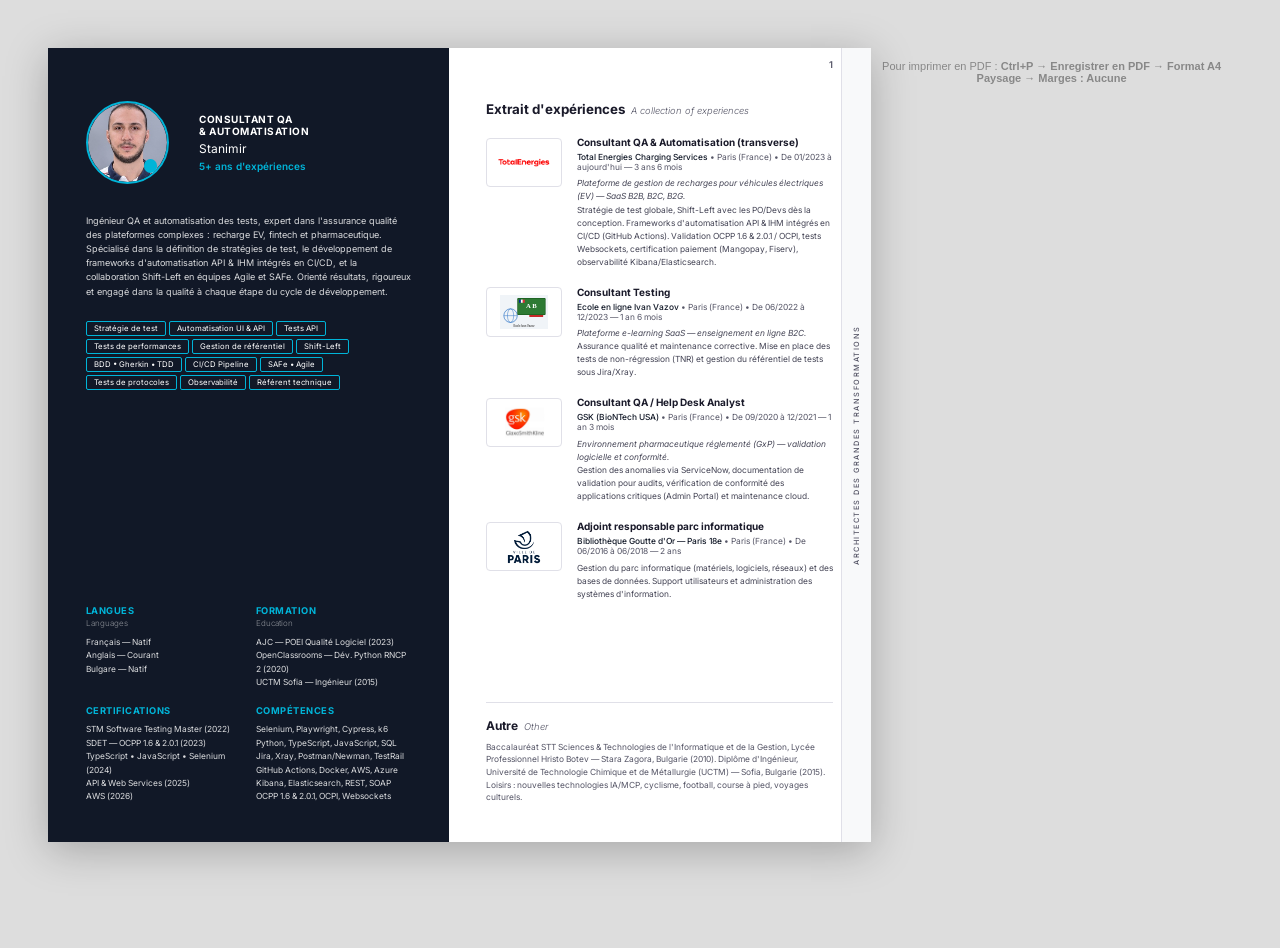
<file: cv-logos.html>
<!DOCTYPE html>
<html lang="fr">
<head>
  <meta charset="UTF-8" />
  <meta name="viewport" content="width=device-width, initial-scale=1.0" />
  <title>CV Stanimir Dimitrov — Expériences</title>
  <link rel="preconnect" href="https://fonts.googleapis.com" />
  <link href="https://fonts.googleapis.com/css2?family=Inter:wght@300;400;500;600;700&display=swap" rel="stylesheet" />
  <style>
    /* ── RESET & PAGE ──────────────────────────────────────────── */
    *, *::before, *::after { box-sizing: border-box; margin: 0; padding: 0; }

    :root {
      --cyan:    #00b4d8;
      --dark:    #111827;
      --dark2:   #1e2535;
      --white:   #ffffff;
      --light:   #f8f9fa;
      --text:    #1a1a2a;
      --muted:   #555566;
      --border:  #e0e0e8;
    }

    html, body {
      font-family: 'Inter', sans-serif;
      background: #ddd;
      display: flex;
      justify-content: center;
      align-items: flex-start;
      padding: 24px;
      min-height: 100vh;
    }

    /* A4 landscape */
    .page {
      width: 297mm;
      min-height: 210mm;
      background: var(--white);
      display: flex;
      position: relative;
      overflow: hidden;
      box-shadow: 0 8px 40px rgba(0,0,0,0.25);
    }

    /* ── LEFT PANEL ──────────────────────────────────────────── */
    .left {
      width: 106mm;
      min-height: 210mm;
      background: var(--dark);
      color: var(--white);
      padding: 14mm 10mm 10mm;
      display: flex;
      flex-direction: column;
      gap: 0;
      flex-shrink: 0;
      position: relative;
    }

    /* Profile top */
    .profile-top {
      display: flex;
      align-items: center;
      gap: 8mm;
      margin-bottom: 8mm;
    }

    /* Photo */
    .op-logo {
      width: 22mm;
      height: 22mm;
      border-radius: 50%;
      border: 2.5px solid var(--cyan);
      background: var(--dark2);
      display: flex;
      align-items: center;
      justify-content: center;
      flex-shrink: 0;
      position: relative;
      overflow: hidden;
      padding: 0;
    }
    .op-logo img {
      width: 100%;
      height: 100%;
      object-fit: cover;
      object-position: center top;
      border-radius: 50%;
      display: block;
    }
    .op-logo-inner { display: none; }
    .op-logo-dot   { display: none; }
    .op-logo-accent {
      position: absolute;
      bottom: 2.5mm;
      right: 2.5mm;
      width: 3.5mm;
      height: 3.5mm;
      border-radius: 50%;
      background: var(--cyan);
    }

    .profile-role {
      font-size: 7.5pt;
      font-weight: 700;
      color: var(--white);
      text-transform: uppercase;
      letter-spacing: 0.5px;
      line-height: 1.2;
    }
    .profile-name {
      font-size: 9pt;
      font-weight: 400;
      color: var(--white);
      margin-top: 1mm;
      line-height: 1.3;
    }
    .profile-years {
      font-size: 7.5pt;
      font-weight: 600;
      color: var(--cyan);
      margin-top: 1mm;
    }

    /* Bio */
    .bio {
      font-size: 6.8pt;
      line-height: 1.55;
      color: rgba(255,255,255,0.85);
      margin-bottom: 6mm;
    }

    /* Tags */
    .tags {
      display: flex;
      flex-wrap: wrap;
      gap: 3px;
      margin-bottom: 6mm;
    }
    .tag {
      border: 1px solid var(--cyan);
      color: var(--white);
      font-size: 5.8pt;
      padding: 2px 7px;
      border-radius: 2px;
      white-space: nowrap;
    }

    /* Bottom grid */
    .bottom-grid {
      display: grid;
      grid-template-columns: 1fr 1fr;
      gap: 4mm;
      margin-top: auto;
    }

    .left-section-title {
      font-size: 7pt;
      font-weight: 700;
      color: var(--cyan);
      text-transform: uppercase;
      letter-spacing: 0.5px;
      margin-bottom: 2mm;
    }
    .left-section-title span {
      font-size: 6pt;
      font-weight: 300;
      color: rgba(255,255,255,0.5);
      text-transform: none;
      letter-spacing: 0;
      display: block;
      margin-top: 0.5mm;
    }

    .left-item {
      font-size: 6.3pt;
      color: rgba(255,255,255,0.85);
      line-height: 1.6;
    }

    /* ── RIGHT PANEL ─────────────────────────────────────────── */
    .right {
      flex: 1;
      padding: 14mm 10mm 10mm 10mm;
      background: var(--white);
      display: flex;
      flex-direction: column;
    }

    .section-title {
      font-size: 10pt;
      font-weight: 700;
      color: var(--text);
      margin-bottom: 5mm;
      display: flex;
      align-items: baseline;
      gap: 6px;
    }
    .section-title em {
      font-size: 7pt;
      font-weight: 300;
      font-style: italic;
      color: var(--muted);
    }

    /* Experience items */
    .exp-list {
      display: flex;
      flex-direction: column;
      gap: 4.5mm;
      flex: 1;
    }

    .exp-item {
      display: flex;
      gap: 4mm;
      align-items: flex-start;
    }

    /* ── COMPANY LOGO IMAGE ─────────────────────────────────── */
    .exp-logo-img {
      width: 20mm;
      min-height: 13mm;
      max-height: 13mm;
      background: var(--white);
      border: 1px solid var(--border);
      border-radius: 4px;
      display: flex;
      align-items: center;
      justify-content: center;
      flex-shrink: 0;
      overflow: hidden;
      padding: 1.5mm 2mm;
      margin-top: 0.5mm;
    }
    .exp-logo-img img {
      max-width: 100%;
      max-height: 9mm;
      width: auto;
      height: auto;
      object-fit: contain;
      display: block;
    }

    .exp-content { flex: 1; }

    .exp-role {
      font-size: 7.5pt;
      font-weight: 700;
      color: var(--text);
      line-height: 1.3;
    }

    .exp-meta {
      font-size: 6.3pt;
      color: var(--muted);
      margin-top: 0.8mm;
      margin-bottom: 1.5mm;
    }
    .exp-meta span { color: var(--dark); font-weight: 500; }

    .exp-desc {
      font-size: 6.3pt;
      color: #444455;
      line-height: 1.55;
    }

    /* Autre section */
    .autre {
      margin-top: 5mm;
      padding-top: 4mm;
      border-top: 1px solid var(--border);
    }
    .autre .section-title { font-size: 9pt; margin-bottom: 2mm; }
    .autre-text {
      font-size: 6.3pt;
      color: var(--muted);
      line-height: 1.5;
    }

    /* ── SIDE LABEL ──────────────────────────────────────────── */
    .side-label {
      position: absolute;
      right: 0;
      top: 0;
      width: 8mm;
      height: 210mm;
      background: var(--light);
      border-left: 1px solid var(--border);
      display: flex;
      align-items: center;
      justify-content: center;
    }
    .side-label-text {
      font-size: 5.5pt;
      font-weight: 500;
      color: var(--muted);
      letter-spacing: 1.5px;
      text-transform: uppercase;
      writing-mode: vertical-rl;
      transform: rotate(180deg);
      white-space: nowrap;
    }

    /* Page number */
    .page-number {
      position: absolute;
      top: 3mm;
      right: 10mm;
      font-size: 7pt;
      color: var(--muted);
      font-weight: 600;
    }

    /* ── PRINT ───────────────────────────────────────────────── */
    @media print {
      html, body { background: none; padding: 0; }
      .page {
        width: 297mm;
        height: 210mm;
        box-shadow: none;
        page-break-after: always;
      }
    }
  </style>
</head>
<body>
<div class="page">

  <!-- ── LEFT PANEL ──────────────────────────────────────── -->
  <div class="left">

    <div class="profile-top">
      <div class="op-logo">
        <img src="assets/photo.jpg" alt="Stanimir" />
        <div class="op-logo-accent"></div>
      </div>
      <div class="profile-text">
        <div class="profile-role">Consultant QA<br>&amp; Automatisation</div>
        <div class="profile-name">Stanimir</div>
        <div class="profile-years">5+ ans d'expériences</div>
      </div>
    </div>

    <div class="bio">
      Ingénieur QA et automatisation des tests, expert dans l'assurance qualité
      des plateformes complexes : recharge EV, fintech et pharmaceutique.
      Spécialisé dans la définition de stratégies de test, le développement de
      frameworks d'automatisation API &amp; IHM intégrés en CI/CD, et la
      collaboration Shift-Left en équipes Agile et SAFe. Orienté résultats,
      rigoureux et engagé dans la qualité à chaque étape du cycle de
      développement.
    </div>

    <div class="tags">
      <span class="tag">Stratégie de test</span>
      <span class="tag">Automatisation UI &amp; API</span>
      <span class="tag">Tests API</span>
      <span class="tag">Tests de performances</span>
      <span class="tag">Gestion de référentiel</span>
      <span class="tag">Shift-Left</span>
      <span class="tag">BDD • Gherkin • TDD</span>
      <span class="tag">CI/CD Pipeline</span>
      <span class="tag">SAFe • Agile</span>
      <span class="tag">Tests de protocoles</span>
      <span class="tag">Observabilité</span>
      <span class="tag">Référent technique</span>
    </div>

    <div class="bottom-grid">

      <div>
        <div class="left-section-title">Langues <span>Languages</span></div>
        <div class="left-item">Français — Natif</div>
        <div class="left-item">Anglais — Courant</div>
        <div class="left-item">Bulgare — Natif</div>
      </div>

      <div>
        <div class="left-section-title">Formation <span>Education</span></div>
        <div class="left-item">AJC — POEI Qualité Logiciel (2023)</div>
        <div class="left-item">OpenClassrooms — Dév. Python RNCP 2 (2020)</div>
        <div class="left-item">UCTM Sofia — Ingénieur (2015)</div>
      </div>

      <div>
        <div class="left-section-title">Certifications</div>
        <div class="left-item">STM Software Testing Master (2022)</div>
        <div class="left-item">SDET — OCPP 1.6 &amp; 2.0.1 (2023)</div>
        <div class="left-item">TypeScript • JavaScript • Selenium (2024)</div>
        <div class="left-item">API &amp; Web Services (2025)</div>
        <div class="left-item">AWS (2026)</div>
      </div>

      <div>
        <div class="left-section-title">Compétences</div>
        <div class="left-item">Selenium, Playwright, Cypress, k6</div>
        <div class="left-item">Python, TypeScript, JavaScript, SQL</div>
        <div class="left-item">Jira, Xray, Postman/Newman, TestRail</div>
        <div class="left-item">GitHub Actions, Docker, AWS, Azure</div>
        <div class="left-item">Kibana, Elasticsearch, REST, SOAP</div>
        <div class="left-item">OCPP 1.6 &amp; 2.0.1, OCPI, Websockets</div>
      </div>

    </div>
  </div>

  <!-- ── RIGHT PANEL ─────────────────────────────────────── -->
  <div class="right">

    <div class="section-title">
      Extrait d'expériences <em>A collection of experiences</em>
    </div>

    <div class="exp-list">

      <!-- 1 — TotalEnergies ──────────────────────────────── -->
      <div class="exp-item">
        <div class="exp-logo-img">
          <img src="assets/logos/totalenergies.png" alt="TotalEnergies" />
        </div>
        <div class="exp-content">
          <div class="exp-role">Consultant QA &amp; Automatisation (transverse)</div>
          <div class="exp-meta">
            <span>Total Energies Charging Services</span> •
            Paris (France) • De 01/2023 à aujourd'hui — 3 ans 6 mois
          </div>
          <div class="exp-desc">
            <em>Plateforme de gestion de recharges pour véhicules électriques (EV) — SaaS B2B, B2C, B2G.</em><br/>
            Stratégie de test globale, Shift-Left avec les PO/Devs dès la conception. Frameworks d'automatisation
            API &amp; IHM intégrés en CI/CD (GitHub Actions). Validation OCPP 1.6 &amp; 2.0.1 / OCPI, tests
            Websockets, certification paiement (Mangopay, Fiserv), observabilité Kibana/Elasticsearch.
          </div>
        </div>
      </div>

      <!-- 2 — Ecole Ivan Vazov ───────────────────────────── -->
      <div class="exp-item">
        <div class="exp-logo-img">
          <img src="assets/logos/ecole.svg" alt="Ecole Ivan Vazov" />
        </div>
        <div class="exp-content">
          <div class="exp-role">Consultant Testing</div>
          <div class="exp-meta">
            <span>Ecole en ligne Ivan Vazov</span> •
            Paris (France) • De 06/2022 à 12/2023 — 1 an 6 mois
          </div>
          <div class="exp-desc">
            <em>Plateforme e-learning SaaS — enseignement en ligne B2C.</em><br/>
            Assurance qualité et maintenance corrective. Mise en place des tests de non-régression (TNR)
            et gestion du référentiel de tests sous Jira/Xray.
          </div>
        </div>
      </div>

      <!-- 3 — GSK ────────────────────────────────────────── -->
      <div class="exp-item">
        <div class="exp-logo-img">
          <img src="assets/logos/gsk.png" alt="GlaxoSmithKline" />
        </div>
        <div class="exp-content">
          <div class="exp-role">Consultant QA / Help Desk Analyst</div>
          <div class="exp-meta">
            <span>GSK (BioNTech USA)</span> •
            Paris (France) • De 09/2020 à 12/2021 — 1 an 3 mois
          </div>
          <div class="exp-desc">
            <em>Environnement pharmaceutique réglementé (GxP) — validation logicielle et conformité.</em><br/>
            Gestion des anomalies via ServiceNow, documentation de validation pour audits,
            vérification de conformité des applications critiques (Admin Portal) et maintenance cloud.
          </div>
        </div>
      </div>

      <!-- 4 — Bibliothèque Goutte d'Or / Ville de Paris ─── -->
      <div class="exp-item">
        <div class="exp-logo-img">
          <img src="assets/logos/ville-de-paris.png" alt="Ville de Paris" />
        </div>
        <div class="exp-content">
          <div class="exp-role">Adjoint responsable parc informatique</div>
          <div class="exp-meta">
            <span>Bibliothèque Goutte d'Or — Paris 18e</span> •
            Paris (France) • De 06/2016 à 06/2018 — 2 ans
          </div>
          <div class="exp-desc">
            Gestion du parc informatique (matériels, logiciels, réseaux) et des bases de données.
            Support utilisateurs et administration des systèmes d'information.
          </div>
        </div>
      </div>

    </div>

    <!-- Autre -->
    <div class="autre">
      <div class="section-title">Autre <em>Other</em></div>
      <div class="autre-text">
        Baccalauréat STT Sciences &amp; Technologies de l'Informatique et de la Gestion,
        Lycée Professionnel Hristo Botev — Stara Zagora, Bulgarie (2010).
        Diplôme d'Ingénieur, Université de Technologie Chimique et de Métallurgie (UCTM) — Sofia, Bulgarie (2015).
        Loisirs : nouvelles technologies IA/MCP, cyclisme, football, course à pied, voyages culturels.
      </div>
    </div>

  </div>

  <!-- ── SIDE LABEL & PAGE NUMBER ────────────────────────── -->
  <div class="side-label">
    <div class="side-label-text">Architectes des grandes transformations</div>
  </div>
  <div class="page-number">1</div>

</div>

<div style="text-align:center;margin-top:12px;font-family:sans-serif;font-size:11px;color:#888;">
  Pour imprimer en PDF : <strong>Ctrl+P → Enregistrer en PDF → Format A4 Paysage → Marges : Aucune</strong>
</div>

</body>
</html>
</file>
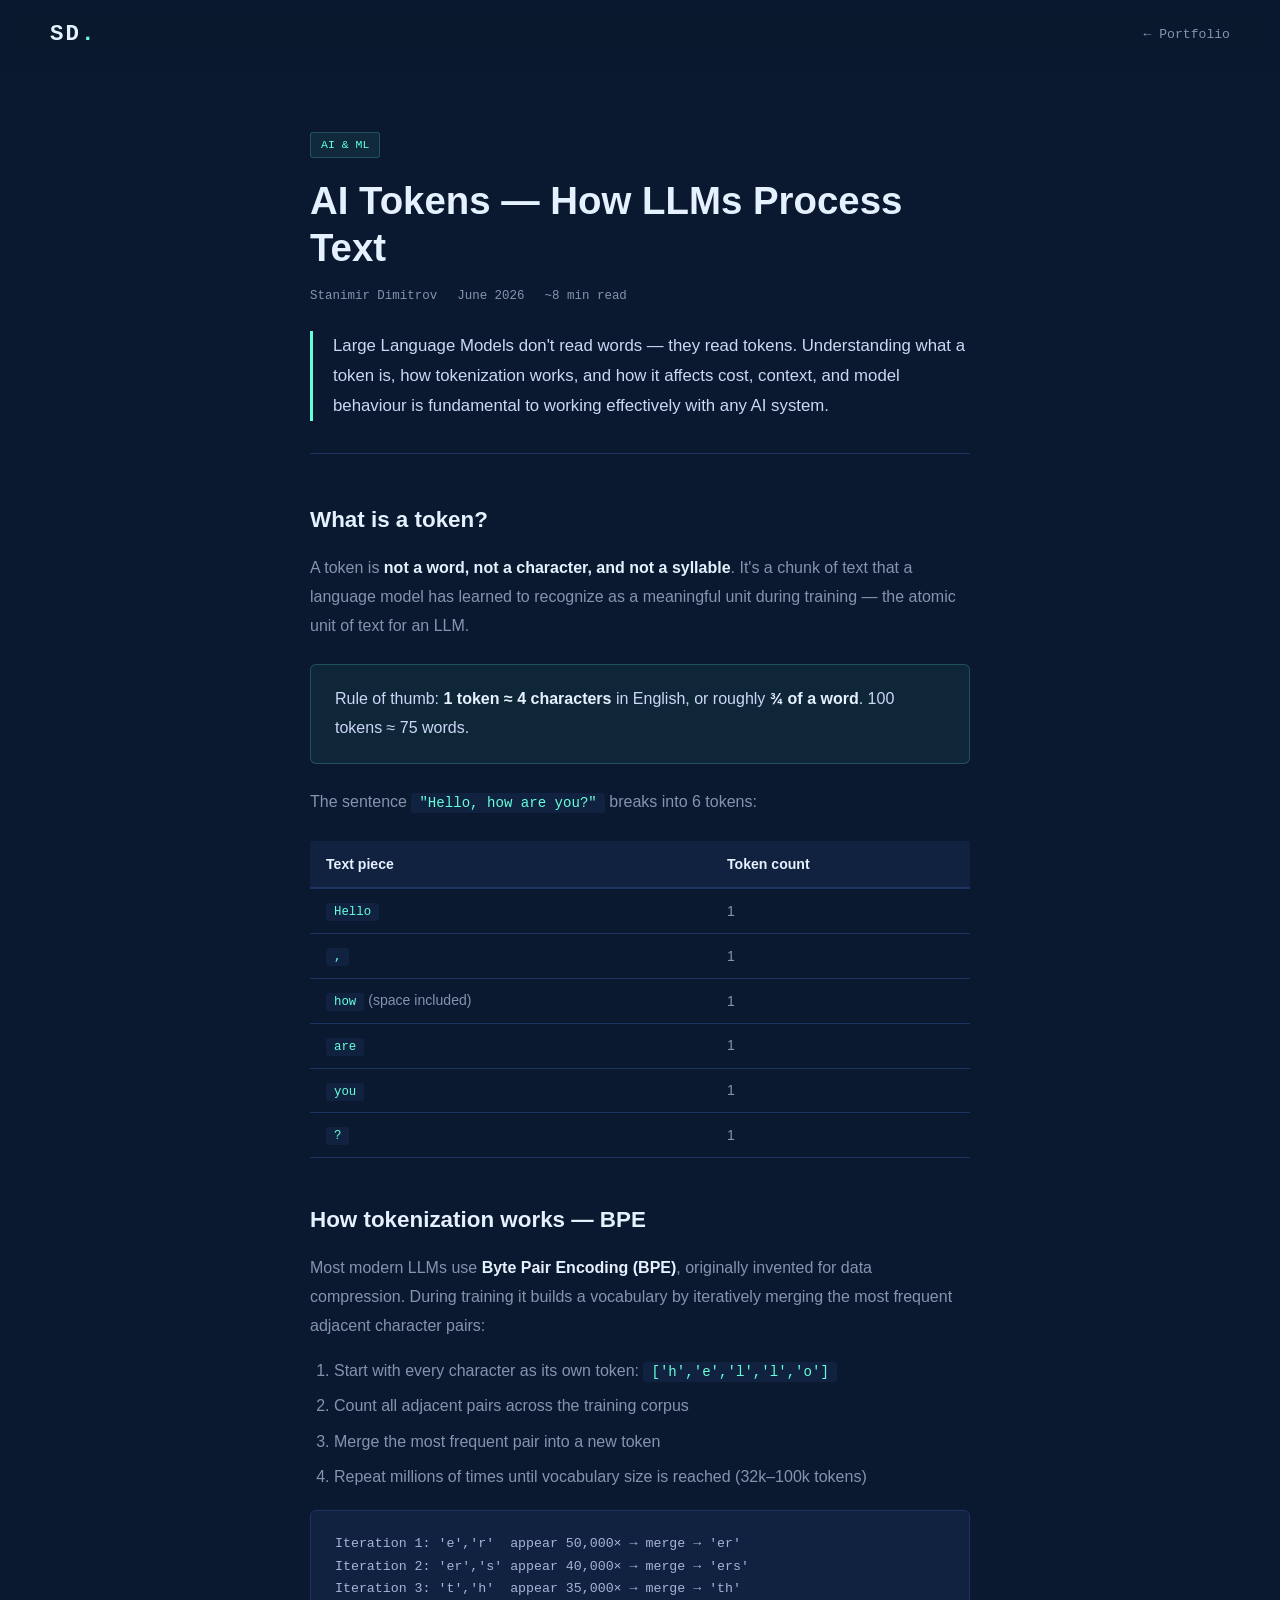
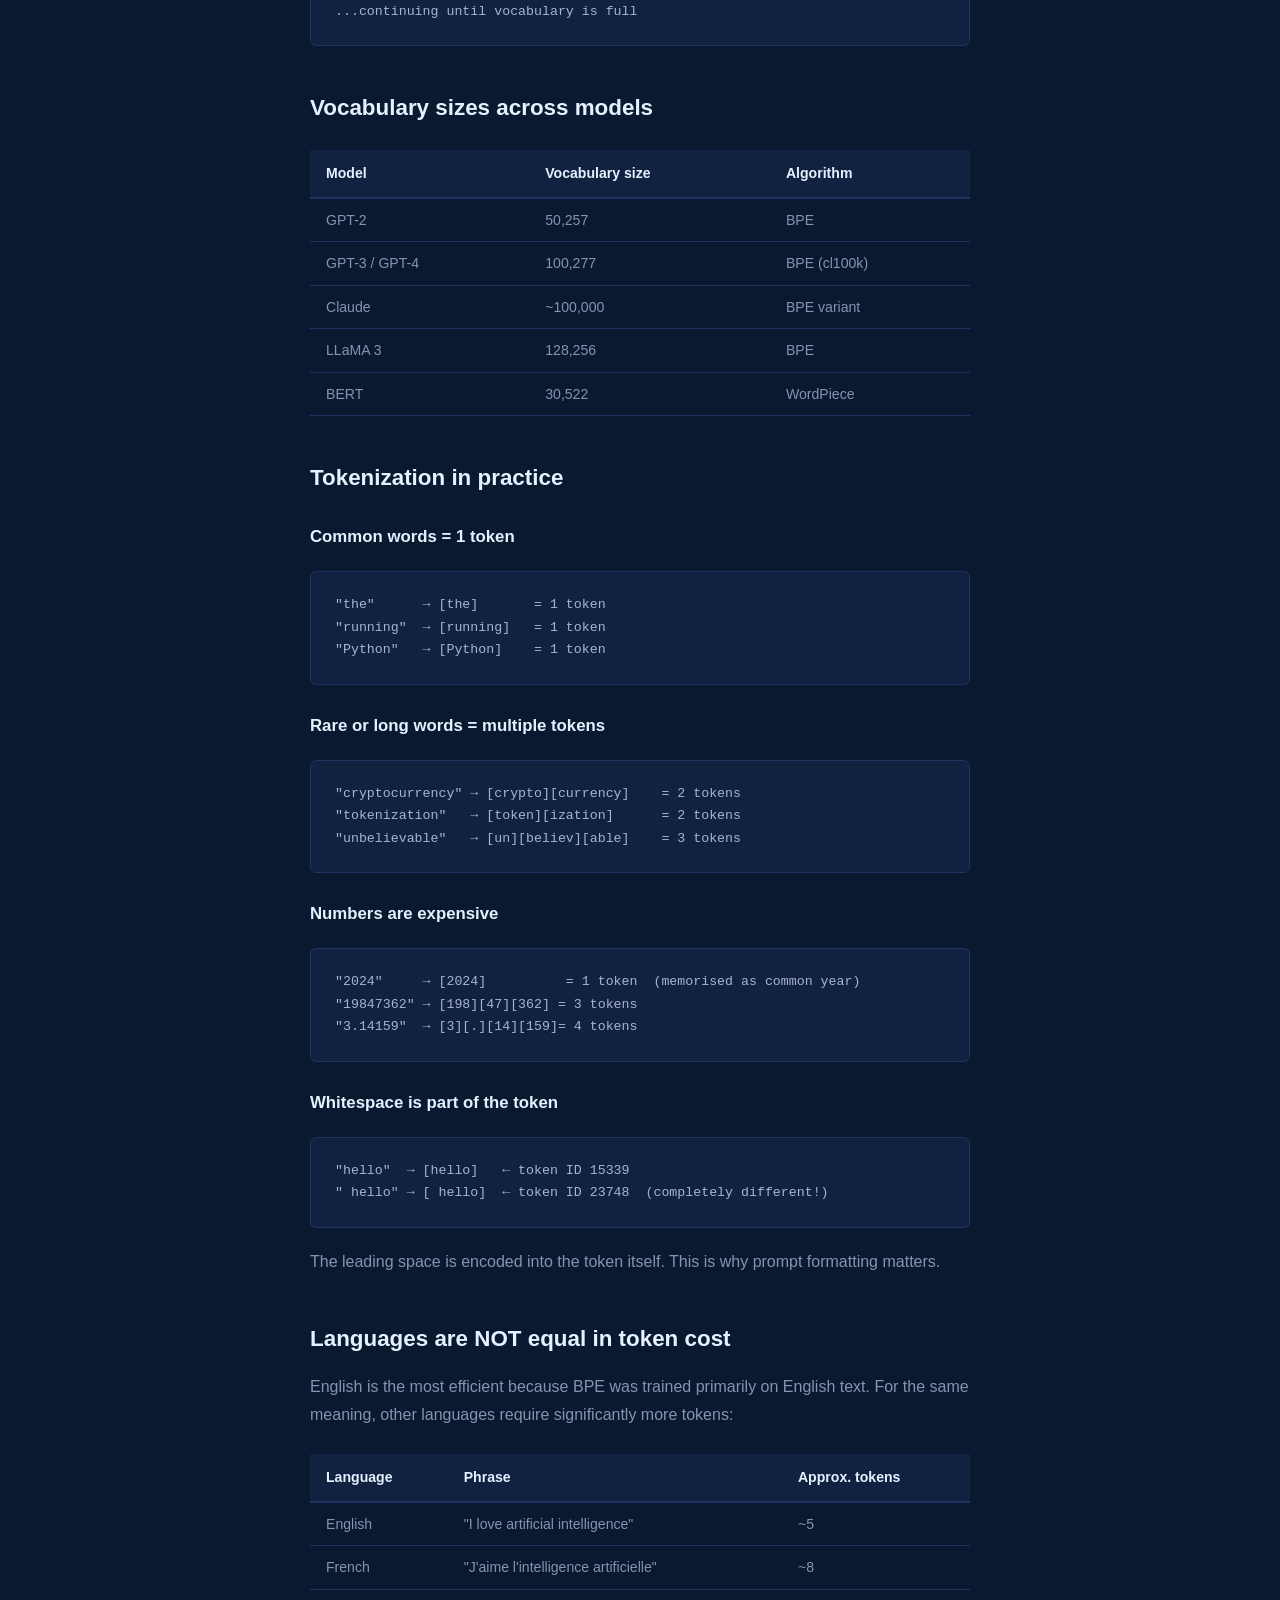
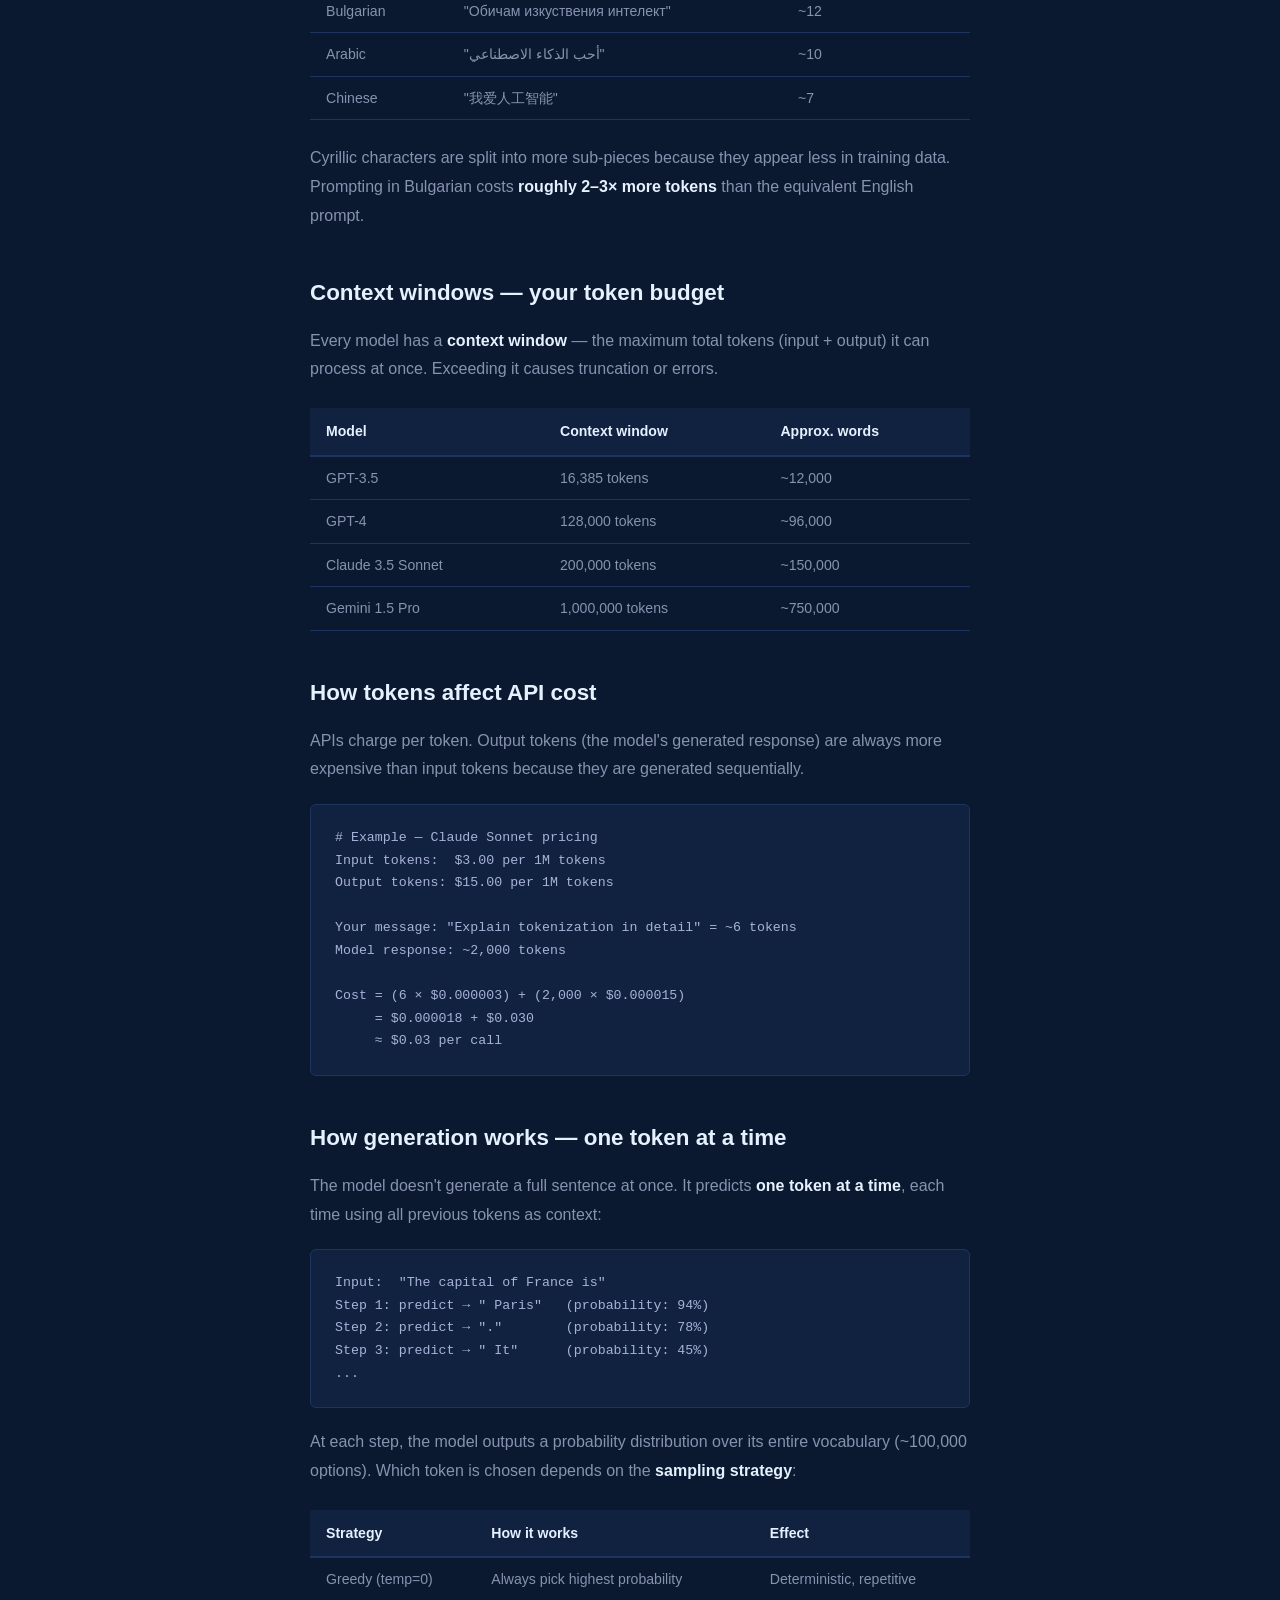
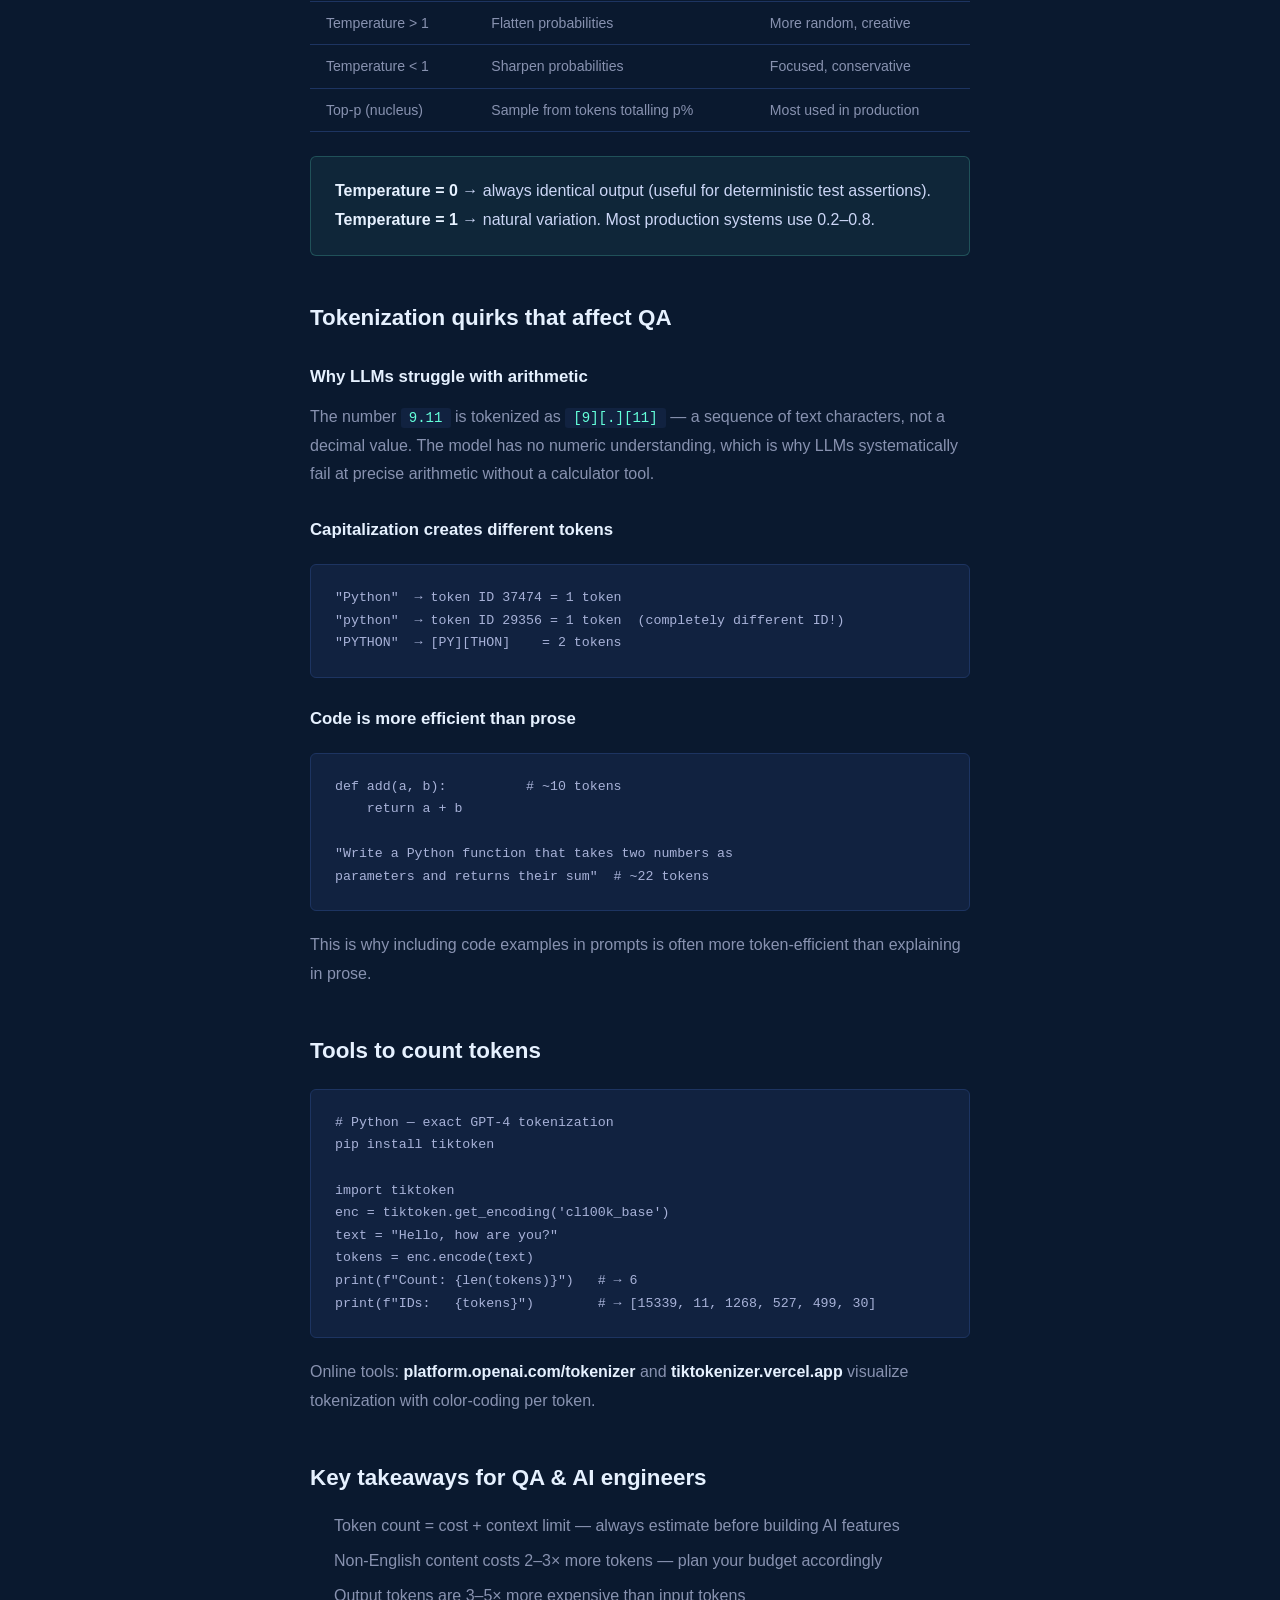
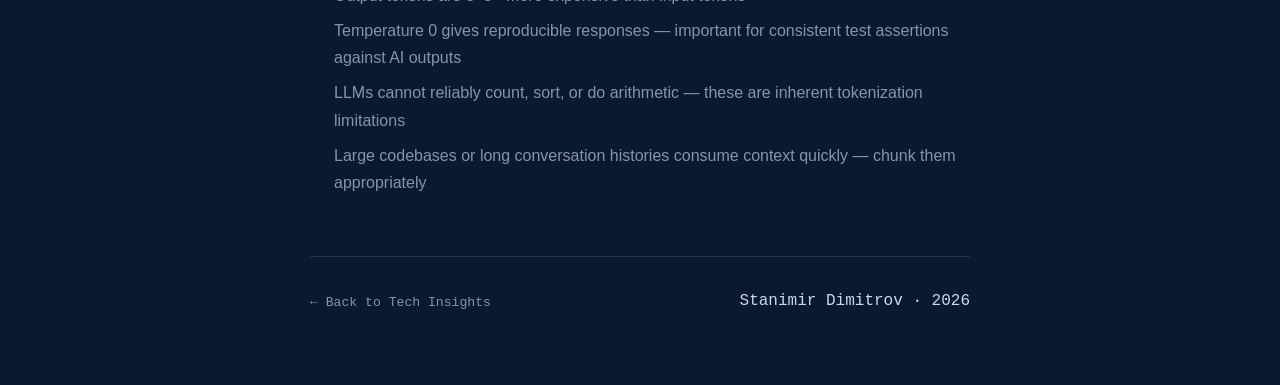
<file: articles/ai-tokens.html>
<!DOCTYPE html>
<html lang="en">
<head>
  <meta charset="UTF-8" />
  <meta name="viewport" content="width=device-width, initial-scale=1.0" />
  <meta http-equiv="Content-Security-Policy" content="default-src 'self'; script-src 'self' 'unsafe-inline'; style-src 'self' https://fonts.googleapis.com; font-src https://fonts.gstatic.com; img-src 'self' data:; object-src 'none'; base-uri 'self';" />
  <title>AI Tokens — How LLMs Process Text | Stanimir Dimitrov</title>
  <link rel="stylesheet" href="../style.css" />
  <link rel="preconnect" href="https://fonts.googleapis.com" />
  <link href="https://fonts.googleapis.com/css2?family=Inter:wght@300;400;500;600;700&family=Fira+Code:wght@400;500&display=swap" rel="stylesheet" />
</head>
<body>

  <nav id="navbar">
    <a href="../index.html" class="nav-logo">SD<span class="accent">.</span></a>
    <a href="../index.html#articles" class="article-nav-back">← Portfolio</a>
  </nav>

  <main class="article-main">
    <div class="article-page">

      <div class="article-header">
        <span class="article-category">AI &amp; ML</span>
        <h1 class="article-h1">AI Tokens — How LLMs Process Text</h1>
        <div class="article-meta">
          <span>Stanimir Dimitrov</span>
          <span>June 2026</span>
          <span>~8 min read</span>
        </div>
        <p class="article-lead">
          Large Language Models don't read words — they read tokens. Understanding what a token is,
          how tokenization works, and how it affects cost, context, and model behaviour is fundamental
          to working effectively with any AI system.
        </p>
      </div>

      <div class="article-body">

        <h2>What is a token?</h2>
        <p>A token is <strong>not a word, not a character, and not a syllable</strong>. It's a chunk of text that a language model has learned to recognize as a meaningful unit during training — the atomic unit of text for an LLM.</p>

        <div class="article-callout">
          <p>Rule of thumb: <strong>1 token ≈ 4 characters</strong> in English, or roughly <strong>¾ of a word</strong>. 100 tokens ≈ 75 words.</p>
        </div>

        <p>The sentence <code>"Hello, how are you?"</code> breaks into 6 tokens:</p>

        <table class="article-table">
          <thead><tr><th>Text piece</th><th>Token count</th></tr></thead>
          <tbody>
            <tr><td><code>Hello</code></td><td>1</td></tr>
            <tr><td><code>,</code></td><td>1</td></tr>
            <tr><td><code> how</code> (space included)</td><td>1</td></tr>
            <tr><td><code> are</code></td><td>1</td></tr>
            <tr><td><code> you</code></td><td>1</td></tr>
            <tr><td><code>?</code></td><td>1</td></tr>
          </tbody>
        </table>

        <h2>How tokenization works — BPE</h2>
        <p>Most modern LLMs use <strong>Byte Pair Encoding (BPE)</strong>, originally invented for data compression. During training it builds a vocabulary by iteratively merging the most frequent adjacent character pairs:</p>

        <ol>
          <li>Start with every character as its own token: <code>['h','e','l','l','o']</code></li>
          <li>Count all adjacent pairs across the training corpus</li>
          <li>Merge the most frequent pair into a new token</li>
          <li>Repeat millions of times until vocabulary size is reached (32k–100k tokens)</li>
        </ol>

        <pre><code>Iteration 1: 'e','r'  appear 50,000× → merge → 'er'
Iteration 2: 'er','s' appear 40,000× → merge → 'ers'
Iteration 3: 't','h'  appear 35,000× → merge → 'th'
...continuing until vocabulary is full</code></pre>

        <h2>Vocabulary sizes across models</h2>
        <table class="article-table">
          <thead><tr><th>Model</th><th>Vocabulary size</th><th>Algorithm</th></tr></thead>
          <tbody>
            <tr><td>GPT-2</td><td>50,257</td><td>BPE</td></tr>
            <tr><td>GPT-3 / GPT-4</td><td>100,277</td><td>BPE (cl100k)</td></tr>
            <tr><td>Claude</td><td>~100,000</td><td>BPE variant</td></tr>
            <tr><td>LLaMA 3</td><td>128,256</td><td>BPE</td></tr>
            <tr><td>BERT</td><td>30,522</td><td>WordPiece</td></tr>
          </tbody>
        </table>

        <h2>Tokenization in practice</h2>

        <h3>Common words = 1 token</h3>
        <pre><code>"the"      → [the]       = 1 token
"running"  → [running]   = 1 token
"Python"   → [Python]    = 1 token</code></pre>

        <h3>Rare or long words = multiple tokens</h3>
        <pre><code>"cryptocurrency" → [crypto][currency]    = 2 tokens
"tokenization"   → [token][ization]      = 2 tokens
"unbelievable"   → [un][believ][able]    = 3 tokens</code></pre>

        <h3>Numbers are expensive</h3>
        <pre><code>"2024"     → [2024]          = 1 token  (memorised as common year)
"19847362" → [198][47][362] = 3 tokens
"3.14159"  → [3][.][14][159]= 4 tokens</code></pre>

        <h3>Whitespace is part of the token</h3>
        <pre><code>"hello"  → [hello]   ← token ID 15339
" hello" → [ hello]  ← token ID 23748  (completely different!)</code></pre>
        <p>The leading space is encoded into the token itself. This is why prompt formatting matters.</p>

        <h2>Languages are NOT equal in token cost</h2>
        <p>English is the most efficient because BPE was trained primarily on English text. For the same meaning, other languages require significantly more tokens:</p>

        <table class="article-table">
          <thead><tr><th>Language</th><th>Phrase</th><th>Approx. tokens</th></tr></thead>
          <tbody>
            <tr><td>English</td><td>"I love artificial intelligence"</td><td>~5</td></tr>
            <tr><td>French</td><td>"J'aime l'intelligence artificielle"</td><td>~8</td></tr>
            <tr><td>Bulgarian</td><td>"Обичам изкуствения интелект"</td><td>~12</td></tr>
            <tr><td>Arabic</td><td>"أحب الذكاء الاصطناعي"</td><td>~10</td></tr>
            <tr><td>Chinese</td><td>"我爱人工智能"</td><td>~7</td></tr>
          </tbody>
        </table>

        <p>Cyrillic characters are split into more sub-pieces because they appear less in training data. Prompting in Bulgarian costs <strong>roughly 2–3× more tokens</strong> than the equivalent English prompt.</p>

        <h2>Context windows — your token budget</h2>
        <p>Every model has a <strong>context window</strong> — the maximum total tokens (input + output) it can process at once. Exceeding it causes truncation or errors.</p>

        <table class="article-table">
          <thead><tr><th>Model</th><th>Context window</th><th>Approx. words</th></tr></thead>
          <tbody>
            <tr><td>GPT-3.5</td><td>16,385 tokens</td><td>~12,000</td></tr>
            <tr><td>GPT-4</td><td>128,000 tokens</td><td>~96,000</td></tr>
            <tr><td>Claude 3.5 Sonnet</td><td>200,000 tokens</td><td>~150,000</td></tr>
            <tr><td>Gemini 1.5 Pro</td><td>1,000,000 tokens</td><td>~750,000</td></tr>
          </tbody>
        </table>

        <h2>How tokens affect API cost</h2>
        <p>APIs charge per token. Output tokens (the model's generated response) are always more expensive than input tokens because they are generated sequentially.</p>

        <pre><code># Example — Claude Sonnet pricing
Input tokens:  $3.00 per 1M tokens
Output tokens: $15.00 per 1M tokens

Your message: "Explain tokenization in detail" = ~6 tokens
Model response: ~2,000 tokens

Cost = (6 × $0.000003) + (2,000 × $0.000015)
     = $0.000018 + $0.030
     ≈ $0.03 per call</code></pre>

        <h2>How generation works — one token at a time</h2>
        <p>The model doesn't generate a full sentence at once. It predicts <strong>one token at a time</strong>, each time using all previous tokens as context:</p>

        <pre><code>Input:  "The capital of France is"
Step 1: predict → " Paris"   (probability: 94%)
Step 2: predict → "."        (probability: 78%)
Step 3: predict → " It"      (probability: 45%)
...</code></pre>

        <p>At each step, the model outputs a probability distribution over its entire vocabulary (~100,000 options). Which token is chosen depends on the <strong>sampling strategy</strong>:</p>

        <table class="article-table">
          <thead><tr><th>Strategy</th><th>How it works</th><th>Effect</th></tr></thead>
          <tbody>
            <tr><td>Greedy (temp=0)</td><td>Always pick highest probability</td><td>Deterministic, repetitive</td></tr>
            <tr><td>Temperature &gt; 1</td><td>Flatten probabilities</td><td>More random, creative</td></tr>
            <tr><td>Temperature &lt; 1</td><td>Sharpen probabilities</td><td>Focused, conservative</td></tr>
            <tr><td>Top-p (nucleus)</td><td>Sample from tokens totalling p%</td><td>Most used in production</td></tr>
          </tbody>
        </table>

        <div class="article-callout">
          <p><strong>Temperature = 0</strong> → always identical output (useful for deterministic test assertions). <strong>Temperature = 1</strong> → natural variation. Most production systems use 0.2–0.8.</p>
        </div>

        <h2>Tokenization quirks that affect QA</h2>

        <h3>Why LLMs struggle with arithmetic</h3>
        <p>The number <code>9.11</code> is tokenized as <code>[9][.][11]</code> — a sequence of text characters, not a decimal value. The model has no numeric understanding, which is why LLMs systematically fail at precise arithmetic without a calculator tool.</p>

        <h3>Capitalization creates different tokens</h3>
        <pre><code>"Python"  → token ID 37474 = 1 token
"python"  → token ID 29356 = 1 token  (completely different ID!)
"PYTHON"  → [PY][THON]    = 2 tokens</code></pre>

        <h3>Code is more efficient than prose</h3>
        <pre><code>def add(a, b):          # ~10 tokens
    return a + b

"Write a Python function that takes two numbers as
parameters and returns their sum"  # ~22 tokens</code></pre>
        <p>This is why including code examples in prompts is often more token-efficient than explaining in prose.</p>

        <h2>Tools to count tokens</h2>

        <pre><code># Python — exact GPT-4 tokenization
pip install tiktoken

import tiktoken
enc = tiktoken.get_encoding('cl100k_base')
text = "Hello, how are you?"
tokens = enc.encode(text)
print(f"Count: {len(tokens)}")   # → 6
print(f"IDs:   {tokens}")        # → [15339, 11, 1268, 527, 499, 30]</code></pre>

        <p>Online tools: <strong>platform.openai.com/tokenizer</strong> and <strong>tiktokenizer.vercel.app</strong> visualize tokenization with color-coding per token.</p>

        <h2>Key takeaways for QA &amp; AI engineers</h2>
        <ul>
          <li>Token count = cost + context limit — always estimate before building AI features</li>
          <li>Non-English content costs 2–3× more tokens — plan your budget accordingly</li>
          <li>Output tokens are 3–5× more expensive than input tokens</li>
          <li>Temperature 0 gives reproducible responses — important for consistent test assertions against AI outputs</li>
          <li>LLMs cannot reliably count, sort, or do arithmetic — these are inherent tokenization limitations</li>
          <li>Large codebases or long conversation histories consume context quickly — chunk them appropriately</li>
        </ul>

      </div>

      <div class="article-footer">
        <a href="../index.html#articles" class="article-nav-back">← Back to Tech Insights</a>
        <span class="mono" style="font-size:0.75rem;color:var(--muted);">Stanimir Dimitrov · 2026</span>
      </div>

    </div>
  </main>

  <script>
    window.addEventListener('scroll', () => {
      document.getElementById('navbar').classList.toggle('scrolled', window.scrollY > 20);
    });
  </script>

</body>
</html>
</file>
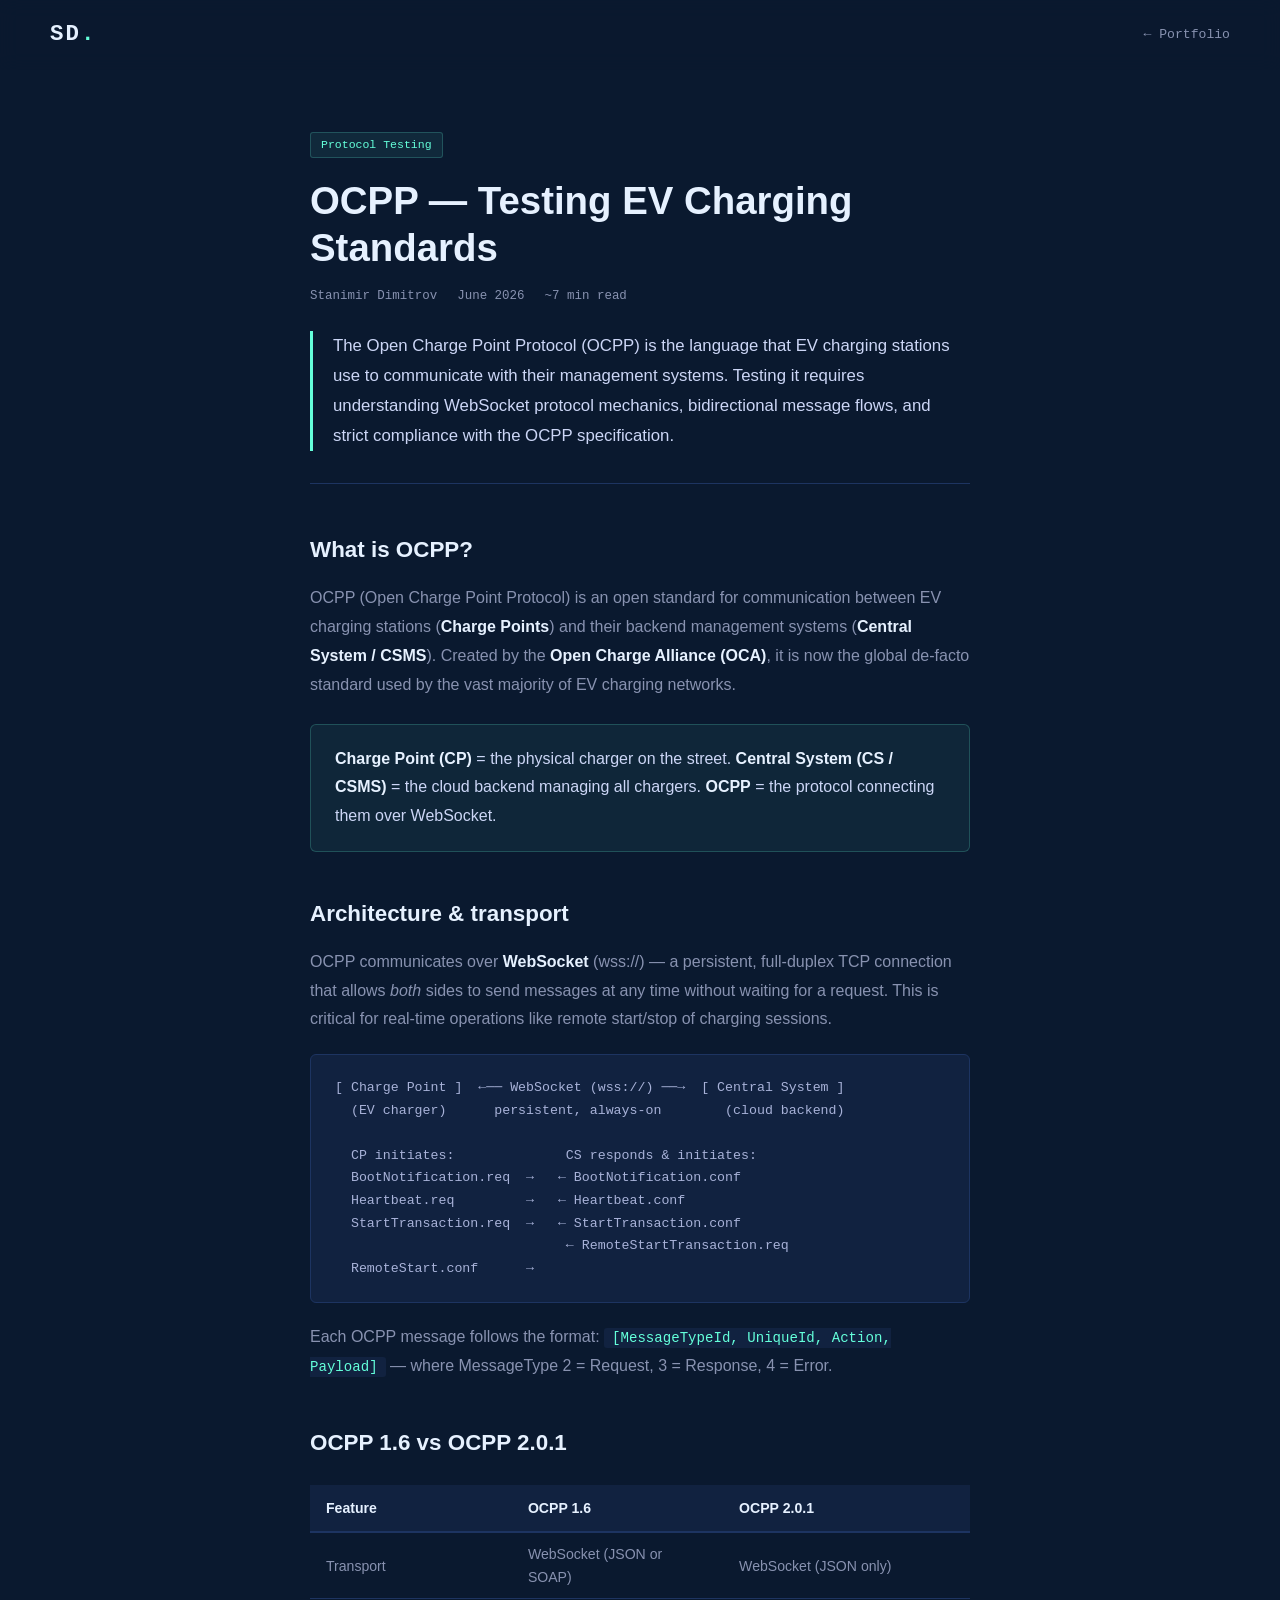
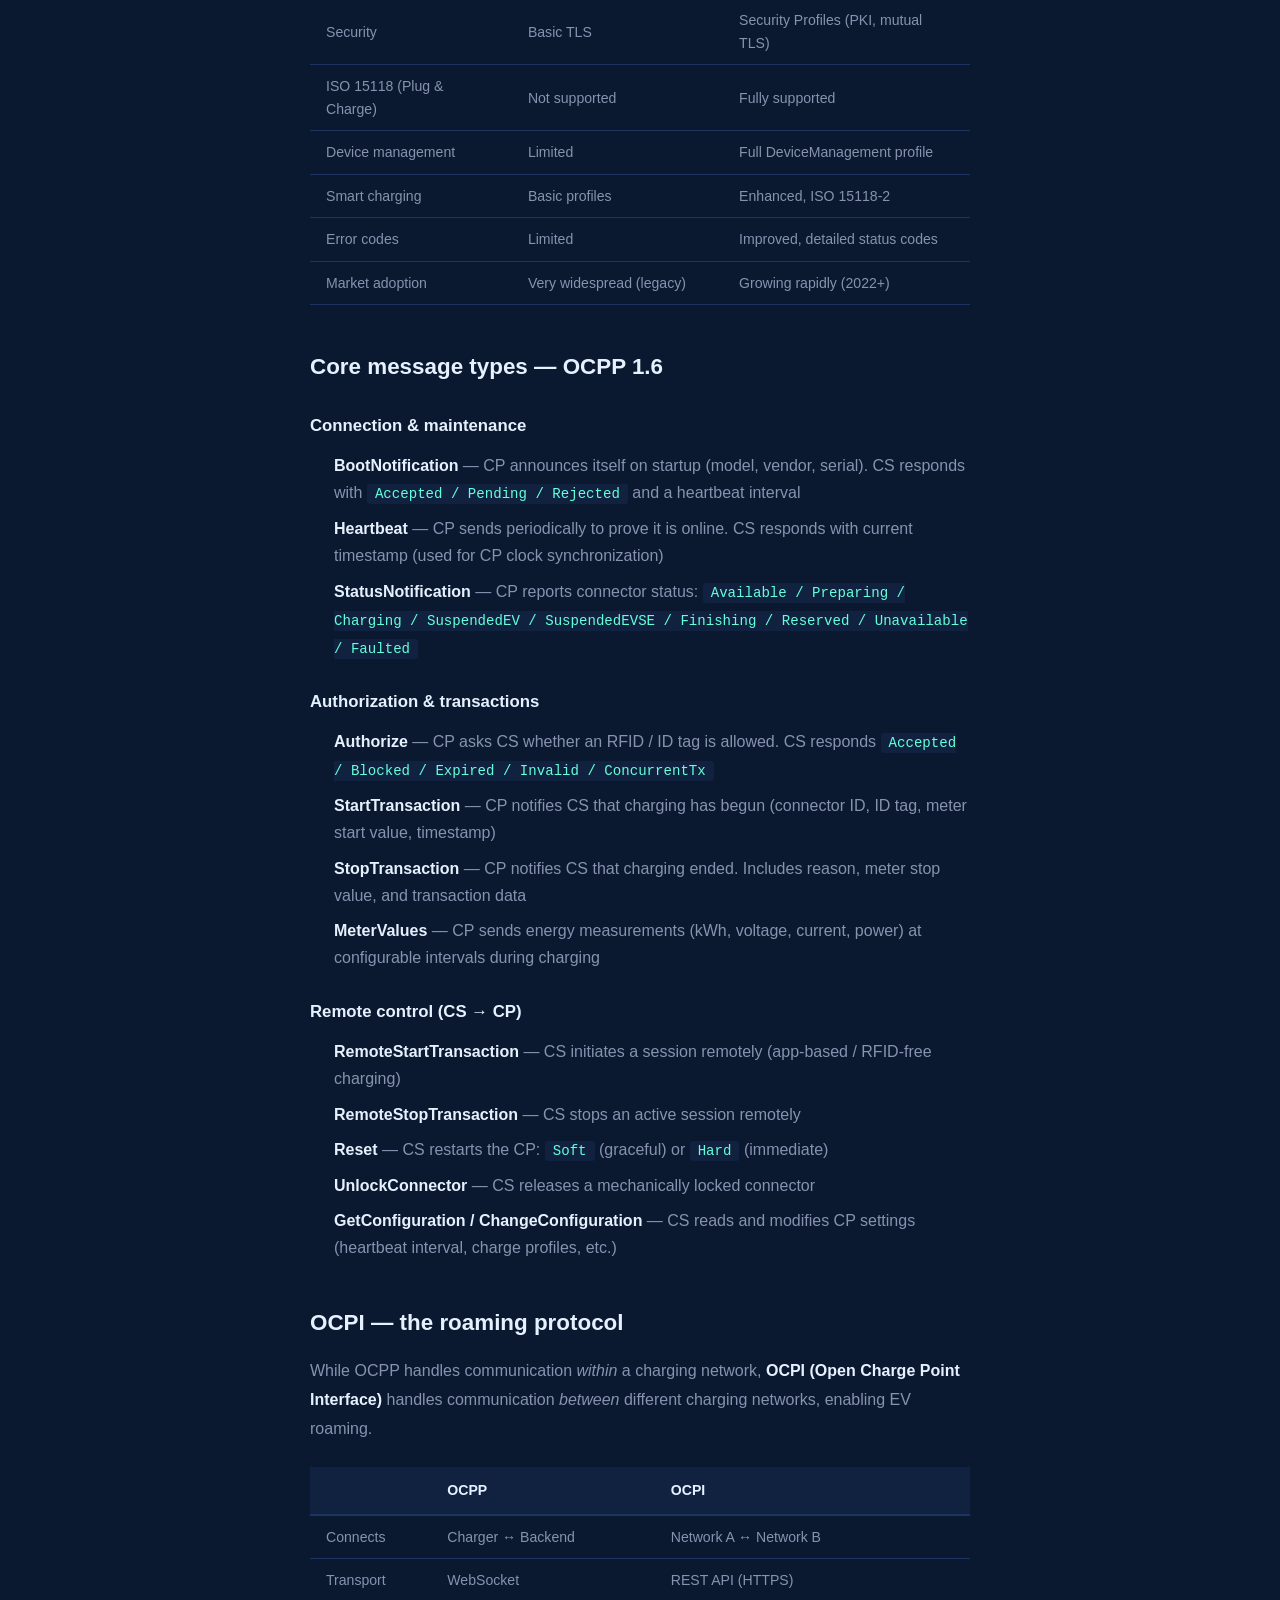
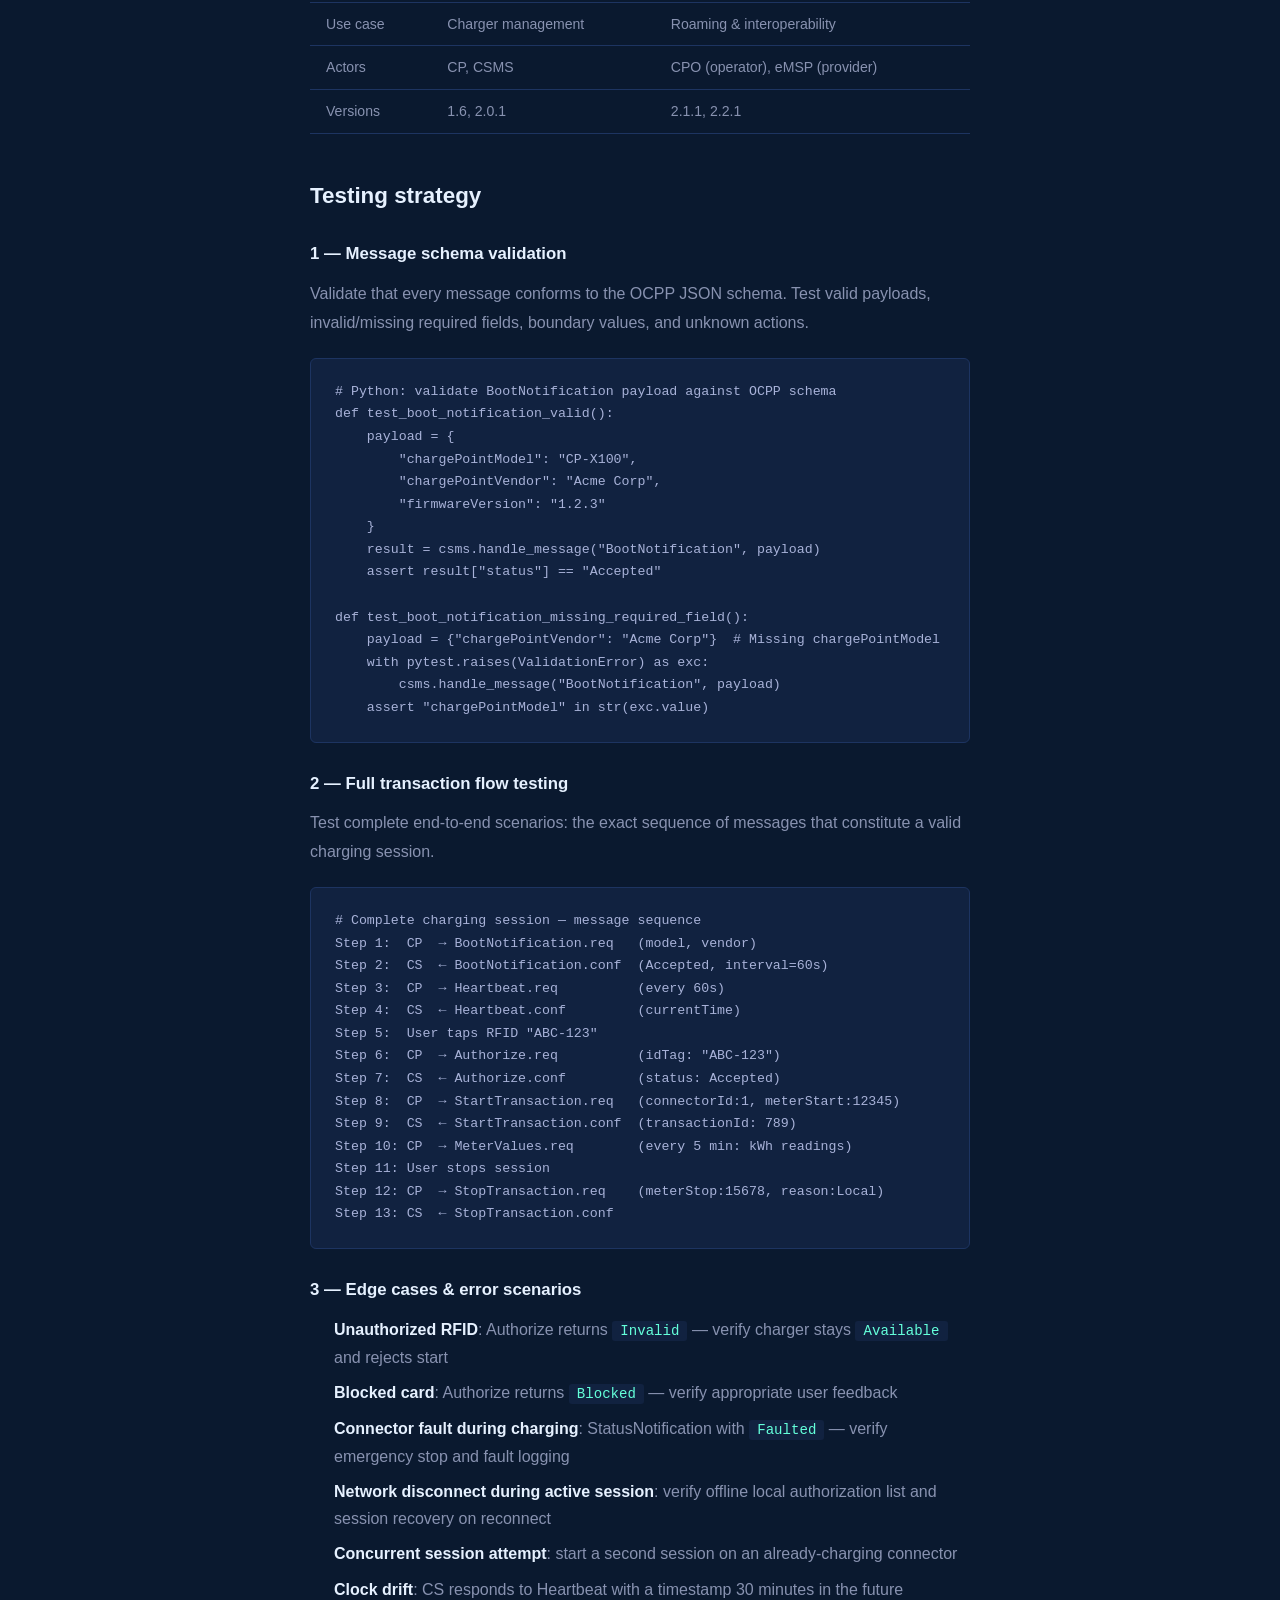
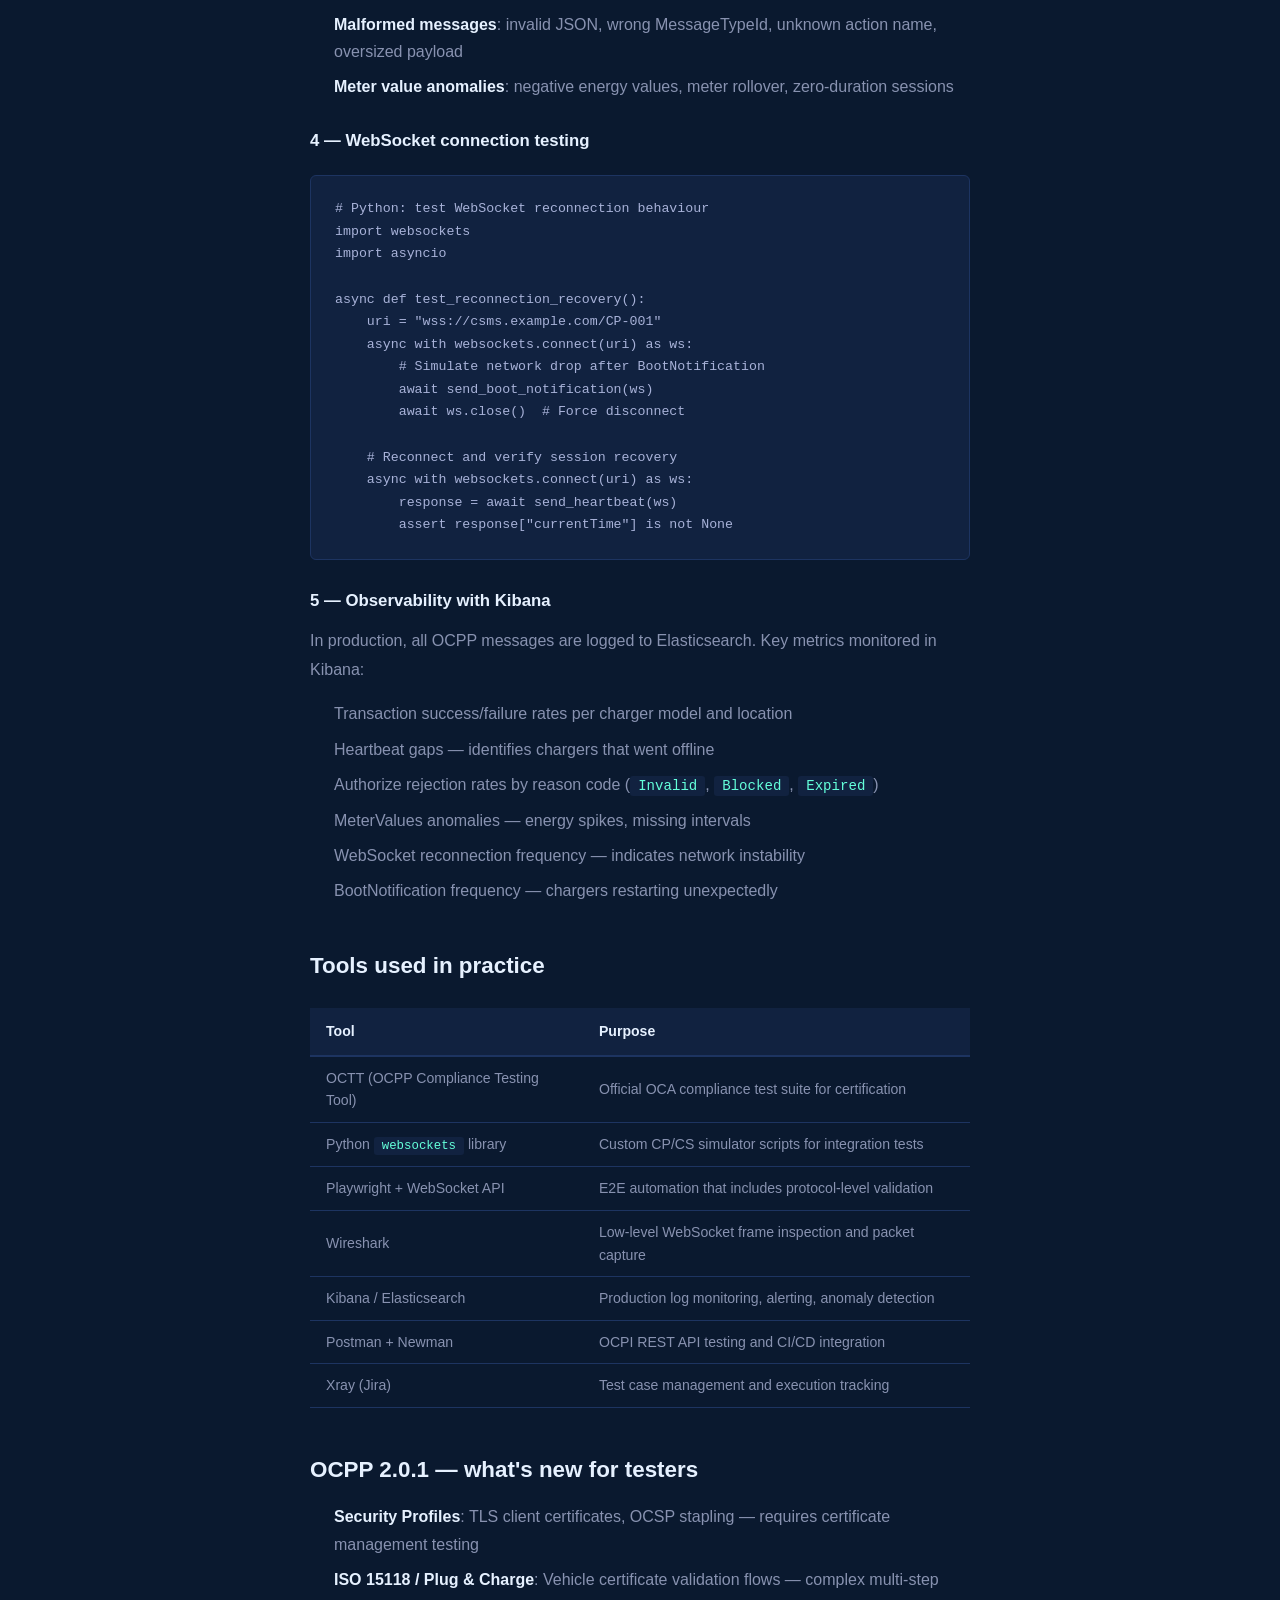
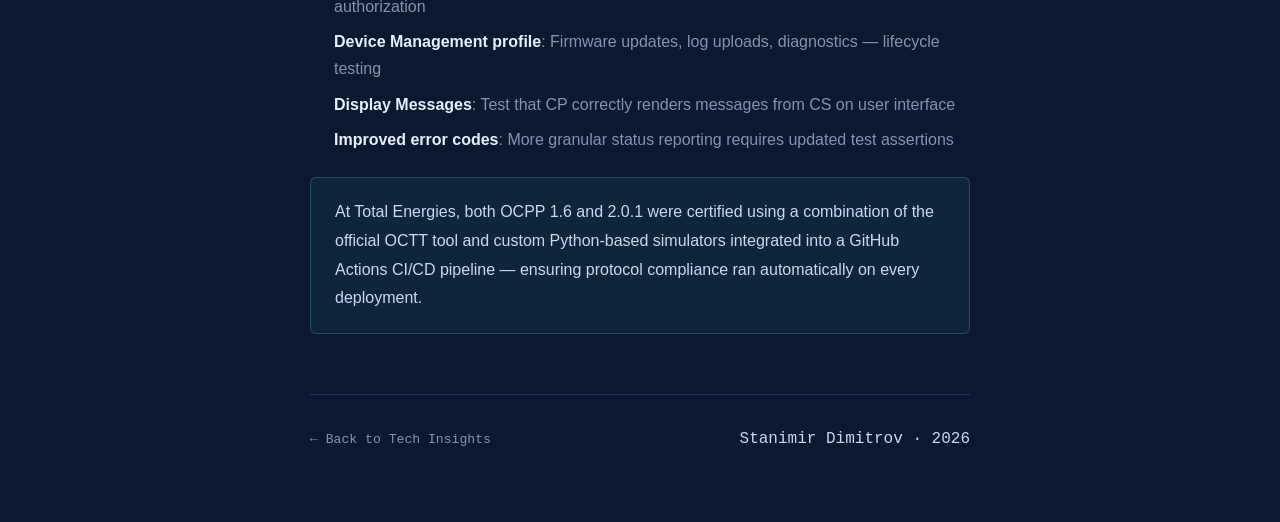
<file: articles/ocpp-testing.html>
<!DOCTYPE html>
<html lang="en">
<head>
  <meta charset="UTF-8" />
  <meta name="viewport" content="width=device-width, initial-scale=1.0" />
  <meta http-equiv="Content-Security-Policy" content="default-src 'self'; script-src 'self' 'unsafe-inline'; style-src 'self' https://fonts.googleapis.com; font-src https://fonts.gstatic.com; img-src 'self' data:; object-src 'none'; base-uri 'self';" />
  <title>OCPP — Testing EV Charging Standards | Stanimir Dimitrov</title>
  <link rel="stylesheet" href="../style.css" />
  <link rel="preconnect" href="https://fonts.googleapis.com" />
  <link href="https://fonts.googleapis.com/css2?family=Inter:wght@300;400;500;600;700&family=Fira+Code:wght@400;500&display=swap" rel="stylesheet" />
</head>
<body>

  <nav id="navbar">
    <a href="../index.html" class="nav-logo">SD<span class="accent">.</span></a>
    <a href="../index.html#articles" class="article-nav-back">← Portfolio</a>
  </nav>

  <main class="article-main">
    <div class="article-page">

      <div class="article-header">
        <span class="article-category">Protocol Testing</span>
        <h1 class="article-h1">OCPP — Testing EV Charging Standards</h1>
        <div class="article-meta">
          <span>Stanimir Dimitrov</span>
          <span>June 2026</span>
          <span>~7 min read</span>
        </div>
        <p class="article-lead">
          The Open Charge Point Protocol (OCPP) is the language that EV charging stations use to communicate
          with their management systems. Testing it requires understanding WebSocket protocol mechanics,
          bidirectional message flows, and strict compliance with the OCPP specification.
        </p>
      </div>

      <div class="article-body">

        <h2>What is OCPP?</h2>
        <p>OCPP (Open Charge Point Protocol) is an open standard for communication between EV charging stations (<strong>Charge Points</strong>) and their backend management systems (<strong>Central System / CSMS</strong>). Created by the <strong>Open Charge Alliance (OCA)</strong>, it is now the global de-facto standard used by the vast majority of EV charging networks.</p>

        <div class="article-callout">
          <p><strong>Charge Point (CP)</strong> = the physical charger on the street. <strong>Central System (CS / CSMS)</strong> = the cloud backend managing all chargers. <strong>OCPP</strong> = the protocol connecting them over WebSocket.</p>
        </div>

        <h2>Architecture &amp; transport</h2>
        <p>OCPP communicates over <strong>WebSocket</strong> (wss://) — a persistent, full-duplex TCP connection that allows <em>both</em> sides to send messages at any time without waiting for a request. This is critical for real-time operations like remote start/stop of charging sessions.</p>

        <pre><code>[ Charge Point ]  ←── WebSocket (wss://) ──→  [ Central System ]
  (EV charger)      persistent, always-on        (cloud backend)

  CP initiates:              CS responds &amp; initiates:
  BootNotification.req  →   ← BootNotification.conf
  Heartbeat.req         →   ← Heartbeat.conf
  StartTransaction.req  →   ← StartTransaction.conf
                             ← RemoteStartTransaction.req
  RemoteStart.conf      →</code></pre>

        <p>Each OCPP message follows the format: <code>[MessageTypeId, UniqueId, Action, Payload]</code> — where MessageType 2 = Request, 3 = Response, 4 = Error.</p>

        <h2>OCPP 1.6 vs OCPP 2.0.1</h2>
        <table class="article-table">
          <thead><tr><th>Feature</th><th>OCPP 1.6</th><th>OCPP 2.0.1</th></tr></thead>
          <tbody>
            <tr><td>Transport</td><td>WebSocket (JSON or SOAP)</td><td>WebSocket (JSON only)</td></tr>
            <tr><td>Security</td><td>Basic TLS</td><td>Security Profiles (PKI, mutual TLS)</td></tr>
            <tr><td>ISO 15118 (Plug &amp; Charge)</td><td>Not supported</td><td>Fully supported</td></tr>
            <tr><td>Device management</td><td>Limited</td><td>Full DeviceManagement profile</td></tr>
            <tr><td>Smart charging</td><td>Basic profiles</td><td>Enhanced, ISO 15118-2</td></tr>
            <tr><td>Error codes</td><td>Limited</td><td>Improved, detailed status codes</td></tr>
            <tr><td>Market adoption</td><td>Very widespread (legacy)</td><td>Growing rapidly (2022+)</td></tr>
          </tbody>
        </table>

        <h2>Core message types — OCPP 1.6</h2>

        <h3>Connection &amp; maintenance</h3>
        <ul>
          <li><strong>BootNotification</strong> — CP announces itself on startup (model, vendor, serial). CS responds with <code>Accepted / Pending / Rejected</code> and a heartbeat interval</li>
          <li><strong>Heartbeat</strong> — CP sends periodically to prove it is online. CS responds with current timestamp (used for CP clock synchronization)</li>
          <li><strong>StatusNotification</strong> — CP reports connector status: <code>Available / Preparing / Charging / SuspendedEV / SuspendedEVSE / Finishing / Reserved / Unavailable / Faulted</code></li>
        </ul>

        <h3>Authorization &amp; transactions</h3>
        <ul>
          <li><strong>Authorize</strong> — CP asks CS whether an RFID / ID tag is allowed. CS responds <code>Accepted / Blocked / Expired / Invalid / ConcurrentTx</code></li>
          <li><strong>StartTransaction</strong> — CP notifies CS that charging has begun (connector ID, ID tag, meter start value, timestamp)</li>
          <li><strong>StopTransaction</strong> — CP notifies CS that charging ended. Includes reason, meter stop value, and transaction data</li>
          <li><strong>MeterValues</strong> — CP sends energy measurements (kWh, voltage, current, power) at configurable intervals during charging</li>
        </ul>

        <h3>Remote control (CS → CP)</h3>
        <ul>
          <li><strong>RemoteStartTransaction</strong> — CS initiates a session remotely (app-based / RFID-free charging)</li>
          <li><strong>RemoteStopTransaction</strong> — CS stops an active session remotely</li>
          <li><strong>Reset</strong> — CS restarts the CP: <code>Soft</code> (graceful) or <code>Hard</code> (immediate)</li>
          <li><strong>UnlockConnector</strong> — CS releases a mechanically locked connector</li>
          <li><strong>GetConfiguration / ChangeConfiguration</strong> — CS reads and modifies CP settings (heartbeat interval, charge profiles, etc.)</li>
        </ul>

        <h2>OCPI — the roaming protocol</h2>
        <p>While OCPP handles communication <em>within</em> a charging network, <strong>OCPI (Open Charge Point Interface)</strong> handles communication <em>between</em> different charging networks, enabling EV roaming.</p>

        <table class="article-table">
          <thead><tr><th></th><th>OCPP</th><th>OCPI</th></tr></thead>
          <tbody>
            <tr><td>Connects</td><td>Charger ↔ Backend</td><td>Network A ↔ Network B</td></tr>
            <tr><td>Transport</td><td>WebSocket</td><td>REST API (HTTPS)</td></tr>
            <tr><td>Use case</td><td>Charger management</td><td>Roaming &amp; interoperability</td></tr>
            <tr><td>Actors</td><td>CP, CSMS</td><td>CPO (operator), eMSP (provider)</td></tr>
            <tr><td>Versions</td><td>1.6, 2.0.1</td><td>2.1.1, 2.2.1</td></tr>
          </tbody>
        </table>

        <h2>Testing strategy</h2>

        <h3>1 — Message schema validation</h3>
        <p>Validate that every message conforms to the OCPP JSON schema. Test valid payloads, invalid/missing required fields, boundary values, and unknown actions.</p>

        <pre><code># Python: validate BootNotification payload against OCPP schema
def test_boot_notification_valid():
    payload = {
        "chargePointModel": "CP-X100",
        "chargePointVendor": "Acme Corp",
        "firmwareVersion": "1.2.3"
    }
    result = csms.handle_message("BootNotification", payload)
    assert result["status"] == "Accepted"

def test_boot_notification_missing_required_field():
    payload = {"chargePointVendor": "Acme Corp"}  # Missing chargePointModel
    with pytest.raises(ValidationError) as exc:
        csms.handle_message("BootNotification", payload)
    assert "chargePointModel" in str(exc.value)</code></pre>

        <h3>2 — Full transaction flow testing</h3>
        <p>Test complete end-to-end scenarios: the exact sequence of messages that constitute a valid charging session.</p>

        <pre><code># Complete charging session — message sequence
Step 1:  CP  → BootNotification.req   (model, vendor)
Step 2:  CS  ← BootNotification.conf  (Accepted, interval=60s)
Step 3:  CP  → Heartbeat.req          (every 60s)
Step 4:  CS  ← Heartbeat.conf         (currentTime)
Step 5:  User taps RFID "ABC-123"
Step 6:  CP  → Authorize.req          (idTag: "ABC-123")
Step 7:  CS  ← Authorize.conf         (status: Accepted)
Step 8:  CP  → StartTransaction.req   (connectorId:1, meterStart:12345)
Step 9:  CS  ← StartTransaction.conf  (transactionId: 789)
Step 10: CP  → MeterValues.req        (every 5 min: kWh readings)
Step 11: User stops session
Step 12: CP  → StopTransaction.req    (meterStop:15678, reason:Local)
Step 13: CS  ← StopTransaction.conf</code></pre>

        <h3>3 — Edge cases &amp; error scenarios</h3>
        <ul>
          <li><strong>Unauthorized RFID</strong>: Authorize returns <code>Invalid</code> — verify charger stays <code>Available</code> and rejects start</li>
          <li><strong>Blocked card</strong>: Authorize returns <code>Blocked</code> — verify appropriate user feedback</li>
          <li><strong>Connector fault during charging</strong>: StatusNotification with <code>Faulted</code> — verify emergency stop and fault logging</li>
          <li><strong>Network disconnect during active session</strong>: verify offline local authorization list and session recovery on reconnect</li>
          <li><strong>Concurrent session attempt</strong>: start a second session on an already-charging connector</li>
          <li><strong>Clock drift</strong>: CS responds to Heartbeat with a timestamp 30 minutes in the future</li>
          <li><strong>Malformed messages</strong>: invalid JSON, wrong MessageTypeId, unknown action name, oversized payload</li>
          <li><strong>Meter value anomalies</strong>: negative energy values, meter rollover, zero-duration sessions</li>
        </ul>

        <h3>4 — WebSocket connection testing</h3>
        <pre><code># Python: test WebSocket reconnection behaviour
import websockets
import asyncio

async def test_reconnection_recovery():
    uri = "wss://csms.example.com/CP-001"
    async with websockets.connect(uri) as ws:
        # Simulate network drop after BootNotification
        await send_boot_notification(ws)
        await ws.close()  # Force disconnect

    # Reconnect and verify session recovery
    async with websockets.connect(uri) as ws:
        response = await send_heartbeat(ws)
        assert response["currentTime"] is not None</code></pre>

        <h3>5 — Observability with Kibana</h3>
        <p>In production, all OCPP messages are logged to Elasticsearch. Key metrics monitored in Kibana:</p>
        <ul>
          <li>Transaction success/failure rates per charger model and location</li>
          <li>Heartbeat gaps — identifies chargers that went offline</li>
          <li>Authorize rejection rates by reason code (<code>Invalid</code>, <code>Blocked</code>, <code>Expired</code>)</li>
          <li>MeterValues anomalies — energy spikes, missing intervals</li>
          <li>WebSocket reconnection frequency — indicates network instability</li>
          <li>BootNotification frequency — chargers restarting unexpectedly</li>
        </ul>

        <h2>Tools used in practice</h2>
        <table class="article-table">
          <thead><tr><th>Tool</th><th>Purpose</th></tr></thead>
          <tbody>
            <tr><td>OCTT (OCPP Compliance Testing Tool)</td><td>Official OCA compliance test suite for certification</td></tr>
            <tr><td>Python <code>websockets</code> library</td><td>Custom CP/CS simulator scripts for integration tests</td></tr>
            <tr><td>Playwright + WebSocket API</td><td>E2E automation that includes protocol-level validation</td></tr>
            <tr><td>Wireshark</td><td>Low-level WebSocket frame inspection and packet capture</td></tr>
            <tr><td>Kibana / Elasticsearch</td><td>Production log monitoring, alerting, anomaly detection</td></tr>
            <tr><td>Postman + Newman</td><td>OCPI REST API testing and CI/CD integration</td></tr>
            <tr><td>Xray (Jira)</td><td>Test case management and execution tracking</td></tr>
          </tbody>
        </table>

        <h2>OCPP 2.0.1 — what's new for testers</h2>
        <ul>
          <li><strong>Security Profiles</strong>: TLS client certificates, OCSP stapling — requires certificate management testing</li>
          <li><strong>ISO 15118 / Plug &amp; Charge</strong>: Vehicle certificate validation flows — complex multi-step authorization</li>
          <li><strong>Device Management profile</strong>: Firmware updates, log uploads, diagnostics — lifecycle testing</li>
          <li><strong>Display Messages</strong>: Test that CP correctly renders messages from CS on user interface</li>
          <li><strong>Improved error codes</strong>: More granular status reporting requires updated test assertions</li>
        </ul>

        <div class="article-callout">
          <p>At Total Energies, both OCPP 1.6 and 2.0.1 were certified using a combination of the official OCTT tool and custom Python-based simulators integrated into a GitHub Actions CI/CD pipeline — ensuring protocol compliance ran automatically on every deployment.</p>
        </div>

      </div>

      <div class="article-footer">
        <a href="../index.html#articles" class="article-nav-back">← Back to Tech Insights</a>
        <span class="mono" style="font-size:0.75rem;color:var(--muted);">Stanimir Dimitrov · 2026</span>
      </div>

    </div>
  </main>

  <script>
    window.addEventListener('scroll', () => {
      document.getElementById('navbar').classList.toggle('scrolled', window.scrollY > 20);
    });
  </script>

</body>
</html>
</file>
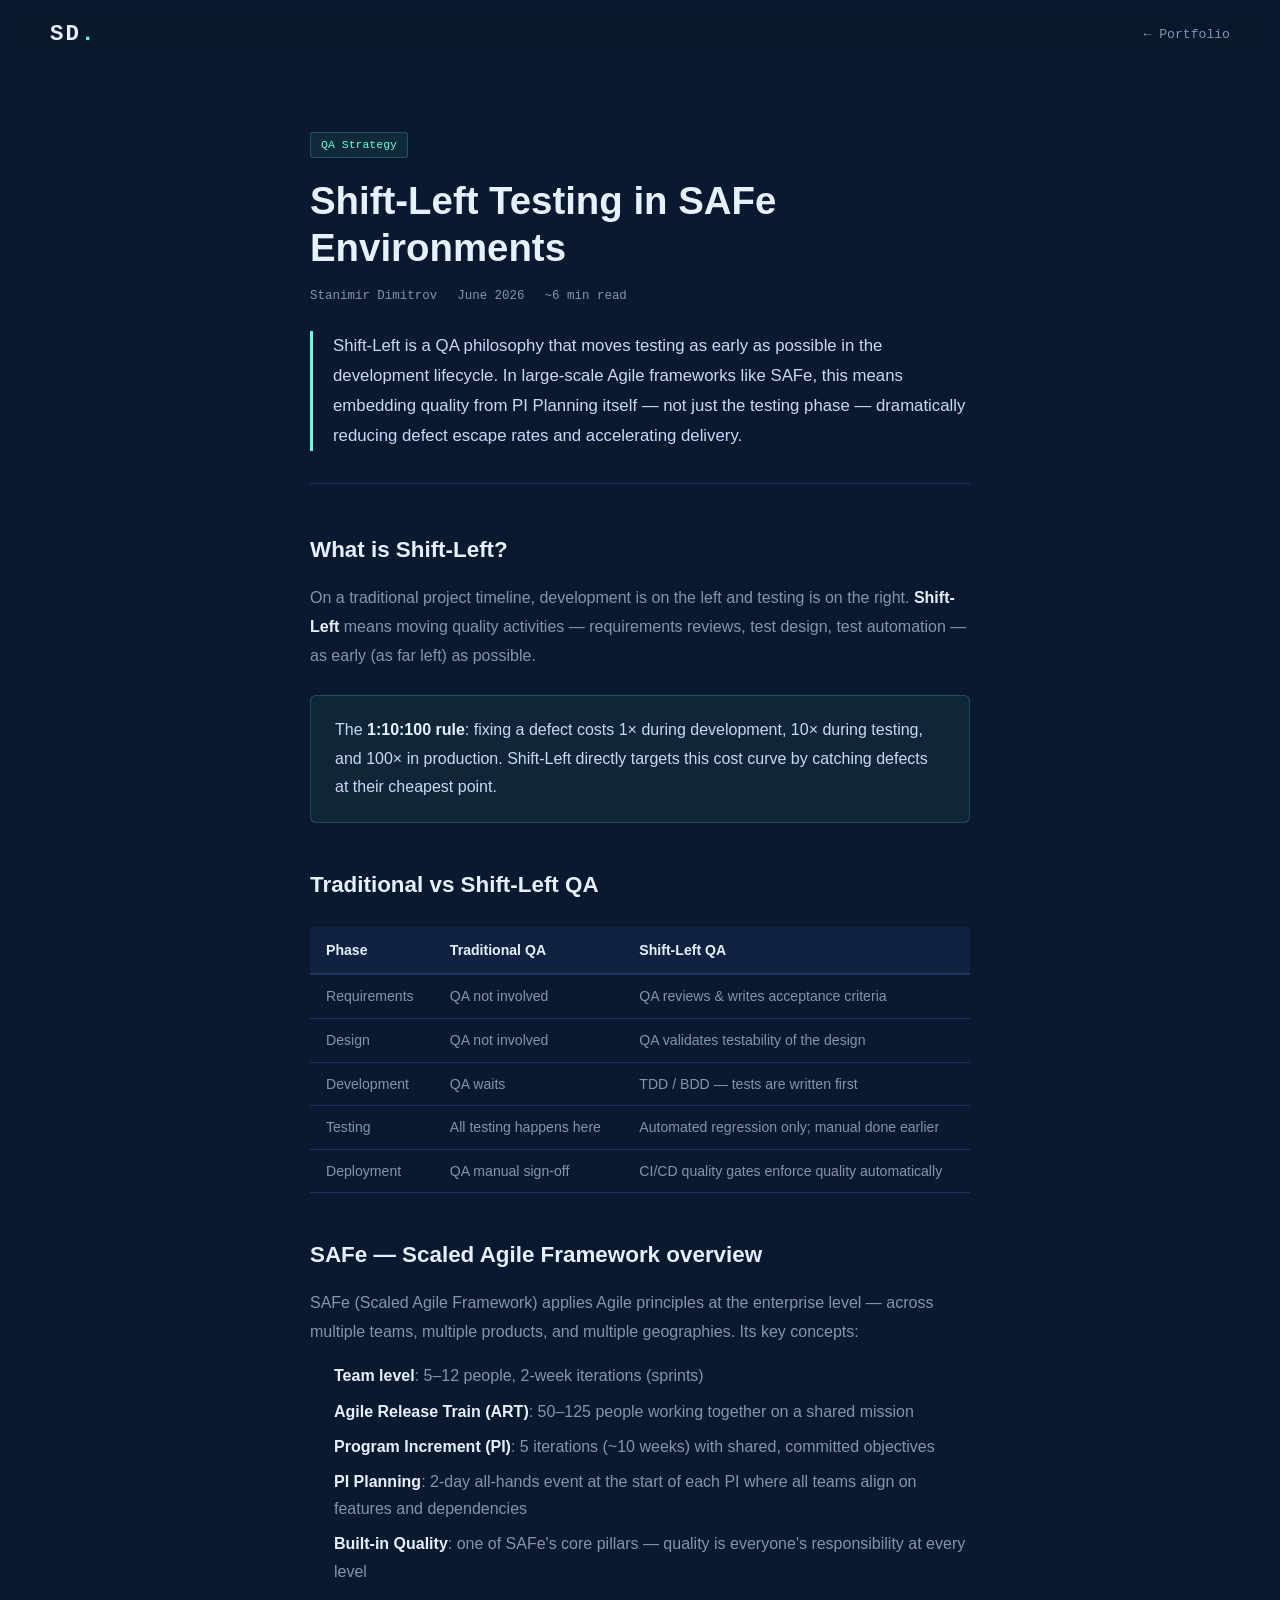
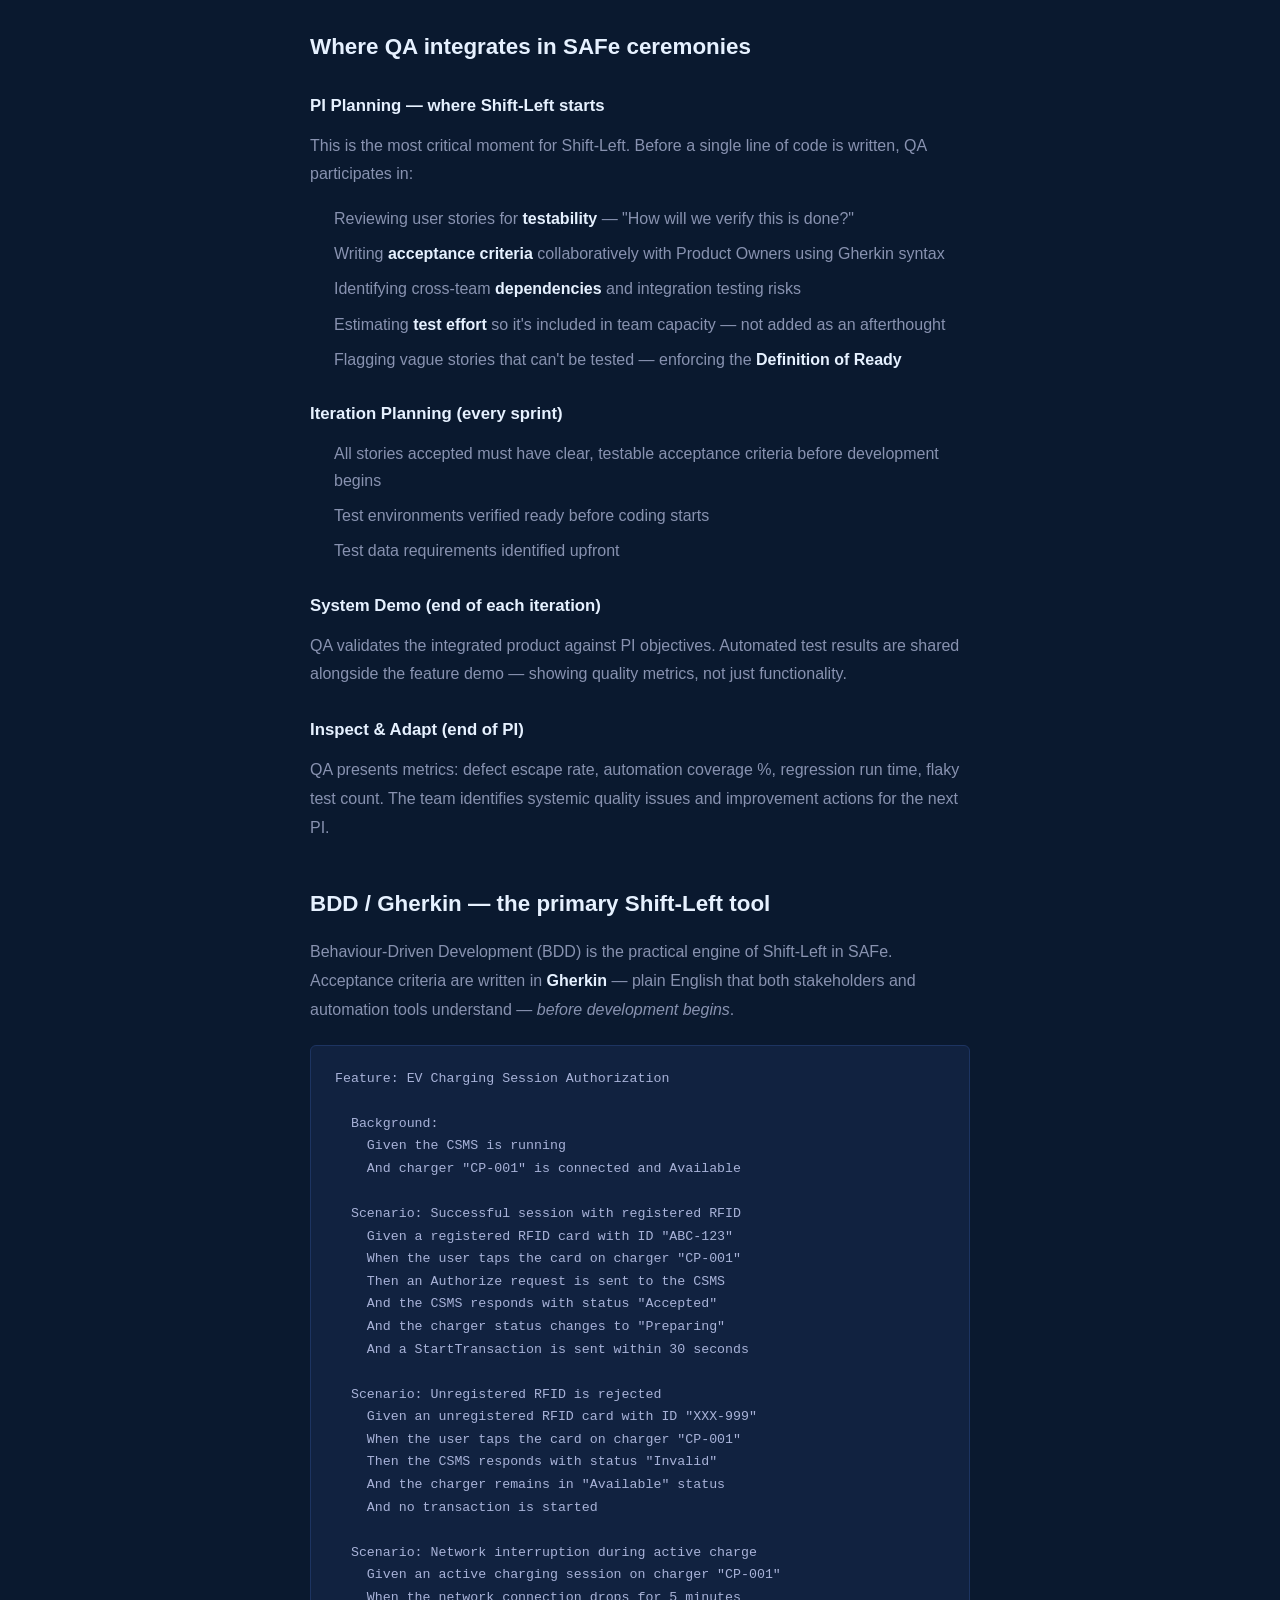
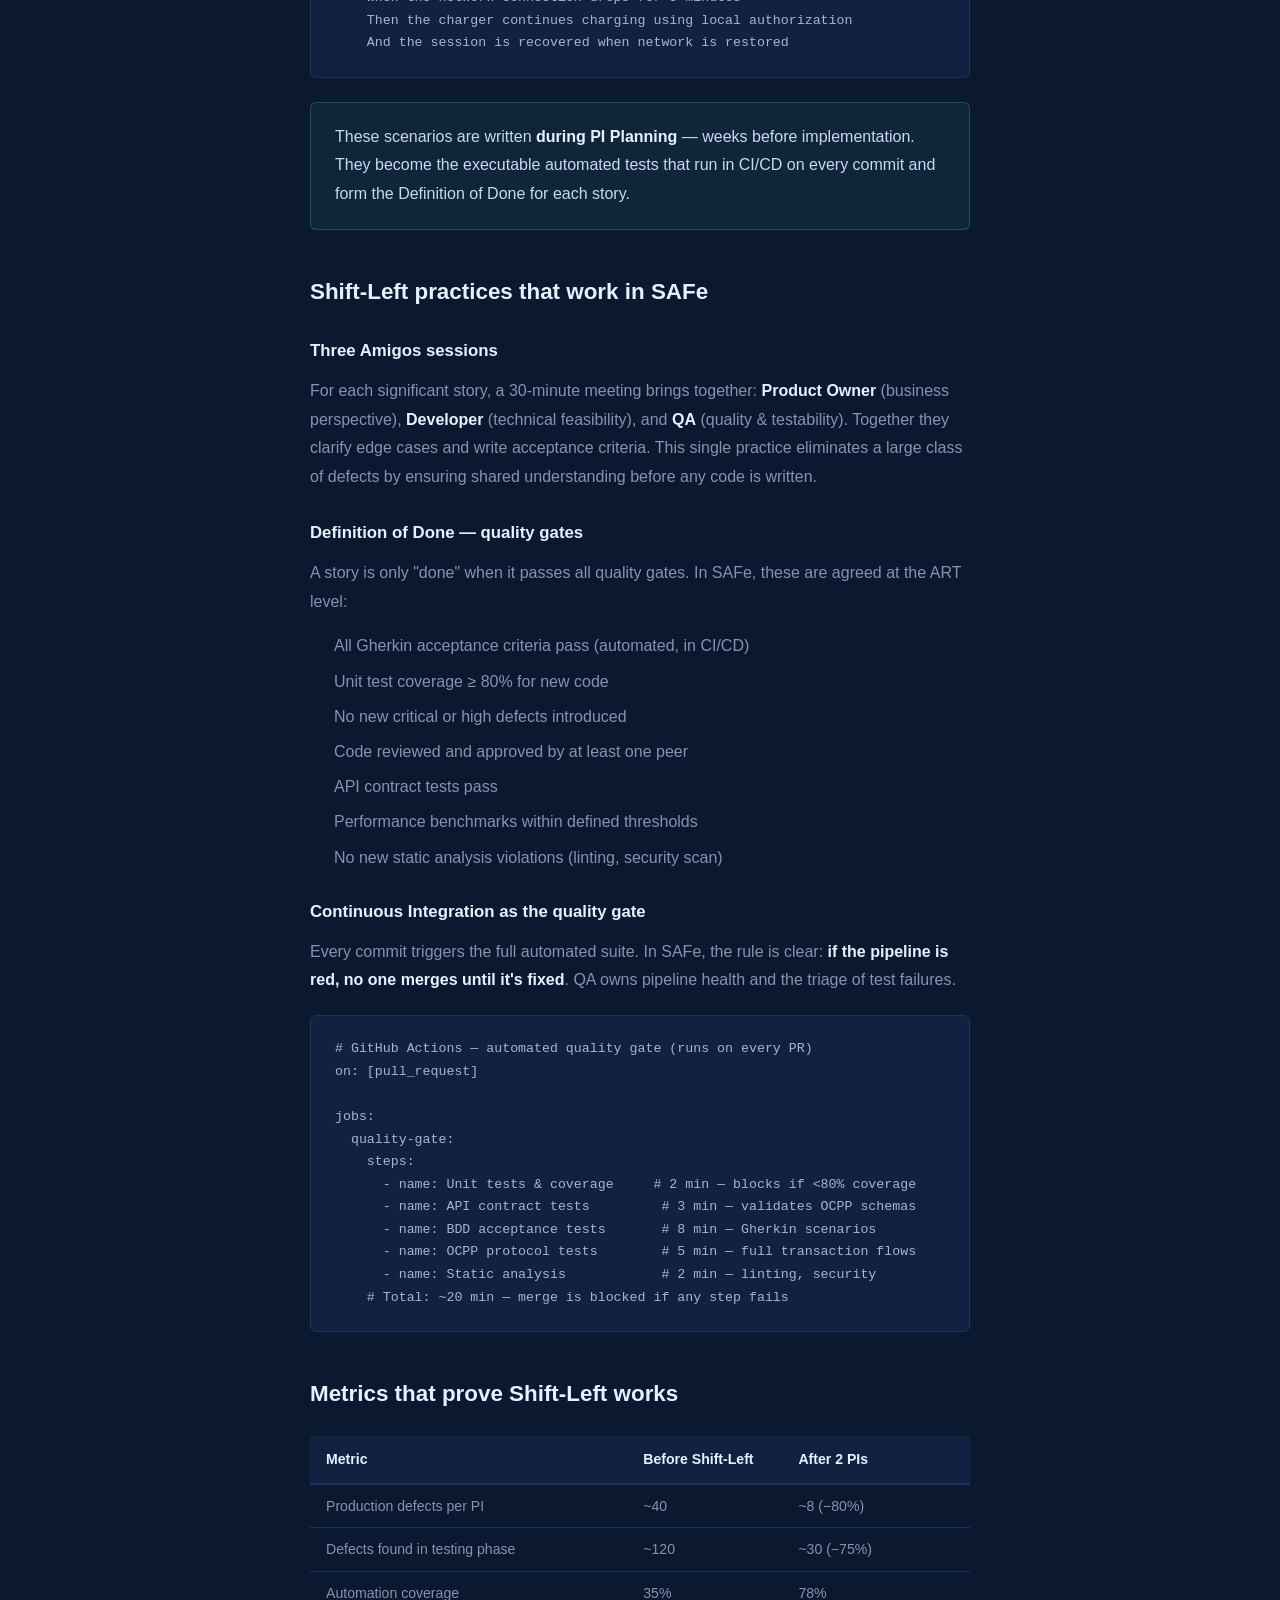
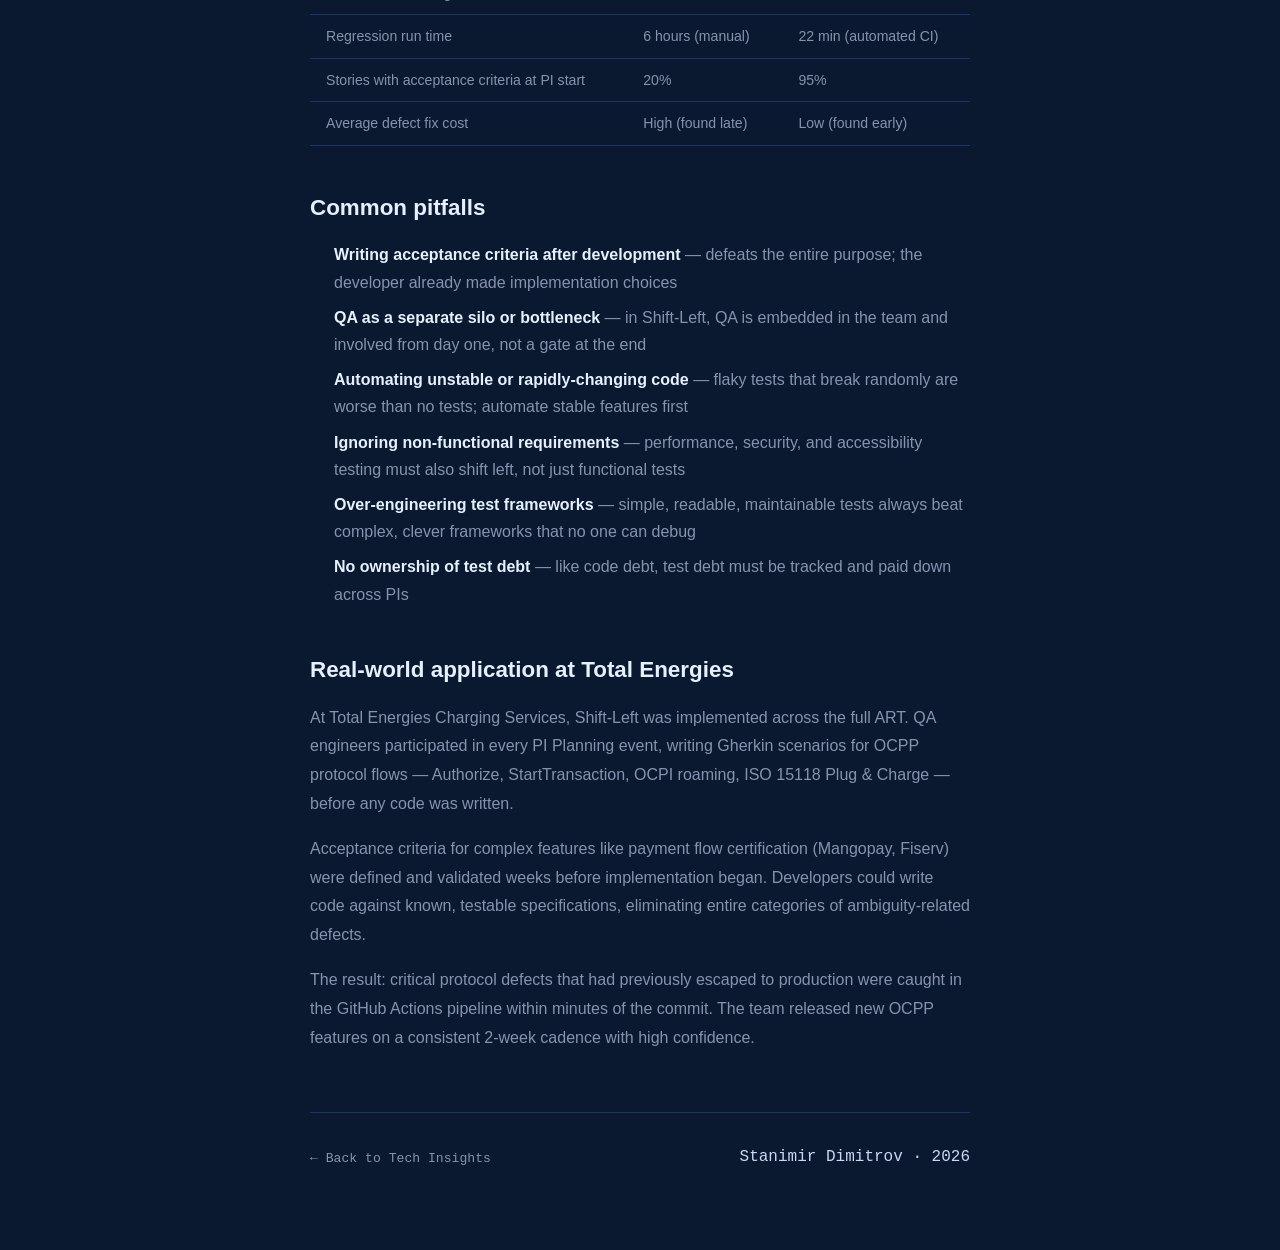
<file: articles/shift-left-safe.html>
<!DOCTYPE html>
<html lang="en">
<head>
  <meta charset="UTF-8" />
  <meta name="viewport" content="width=device-width, initial-scale=1.0" />
  <meta http-equiv="Content-Security-Policy" content="default-src 'self'; script-src 'self' 'unsafe-inline'; style-src 'self' https://fonts.googleapis.com; font-src https://fonts.gstatic.com; img-src 'self' data:; object-src 'none'; base-uri 'self';" />
  <title>Shift-Left Testing in SAFe Environments | Stanimir Dimitrov</title>
  <link rel="stylesheet" href="../style.css" />
  <link rel="preconnect" href="https://fonts.googleapis.com" />
  <link href="https://fonts.googleapis.com/css2?family=Inter:wght@300;400;500;600;700&family=Fira+Code:wght@400;500&display=swap" rel="stylesheet" />
</head>
<body>

  <nav id="navbar">
    <a href="../index.html" class="nav-logo">SD<span class="accent">.</span></a>
    <a href="../index.html#articles" class="article-nav-back">← Portfolio</a>
  </nav>

  <main class="article-main">
    <div class="article-page">

      <div class="article-header">
        <span class="article-category">QA Strategy</span>
        <h1 class="article-h1">Shift-Left Testing in SAFe Environments</h1>
        <div class="article-meta">
          <span>Stanimir Dimitrov</span>
          <span>June 2026</span>
          <span>~6 min read</span>
        </div>
        <p class="article-lead">
          Shift-Left is a QA philosophy that moves testing as early as possible in the development lifecycle.
          In large-scale Agile frameworks like SAFe, this means embedding quality from PI Planning itself —
          not just the testing phase — dramatically reducing defect escape rates and accelerating delivery.
        </p>
      </div>

      <div class="article-body">

        <h2>What is Shift-Left?</h2>
        <p>On a traditional project timeline, development is on the left and testing is on the right. <strong>Shift-Left</strong> means moving quality activities — requirements reviews, test design, test automation — as early (as far left) as possible.</p>

        <div class="article-callout">
          <p>The <strong>1:10:100 rule</strong>: fixing a defect costs 1× during development, 10× during testing, and 100× in production. Shift-Left directly targets this cost curve by catching defects at their cheapest point.</p>
        </div>

        <h2>Traditional vs Shift-Left QA</h2>
        <table class="article-table">
          <thead><tr><th>Phase</th><th>Traditional QA</th><th>Shift-Left QA</th></tr></thead>
          <tbody>
            <tr><td>Requirements</td><td>QA not involved</td><td>QA reviews &amp; writes acceptance criteria</td></tr>
            <tr><td>Design</td><td>QA not involved</td><td>QA validates testability of the design</td></tr>
            <tr><td>Development</td><td>QA waits</td><td>TDD / BDD — tests are written first</td></tr>
            <tr><td>Testing</td><td>All testing happens here</td><td>Automated regression only; manual done earlier</td></tr>
            <tr><td>Deployment</td><td>QA manual sign-off</td><td>CI/CD quality gates enforce quality automatically</td></tr>
          </tbody>
        </table>

        <h2>SAFe — Scaled Agile Framework overview</h2>
        <p>SAFe (Scaled Agile Framework) applies Agile principles at the enterprise level — across multiple teams, multiple products, and multiple geographies. Its key concepts:</p>

        <ul>
          <li><strong>Team level</strong>: 5–12 people, 2-week iterations (sprints)</li>
          <li><strong>Agile Release Train (ART)</strong>: 50–125 people working together on a shared mission</li>
          <li><strong>Program Increment (PI)</strong>: 5 iterations (~10 weeks) with shared, committed objectives</li>
          <li><strong>PI Planning</strong>: 2-day all-hands event at the start of each PI where all teams align on features and dependencies</li>
          <li><strong>Built-in Quality</strong>: one of SAFe's core pillars — quality is everyone's responsibility at every level</li>
        </ul>

        <h2>Where QA integrates in SAFe ceremonies</h2>

        <h3>PI Planning — where Shift-Left starts</h3>
        <p>This is the most critical moment for Shift-Left. Before a single line of code is written, QA participates in:</p>
        <ul>
          <li>Reviewing user stories for <strong>testability</strong> — "How will we verify this is done?"</li>
          <li>Writing <strong>acceptance criteria</strong> collaboratively with Product Owners using Gherkin syntax</li>
          <li>Identifying cross-team <strong>dependencies</strong> and integration testing risks</li>
          <li>Estimating <strong>test effort</strong> so it's included in team capacity — not added as an afterthought</li>
          <li>Flagging vague stories that can't be tested — enforcing the <strong>Definition of Ready</strong></li>
        </ul>

        <h3>Iteration Planning (every sprint)</h3>
        <ul>
          <li>All stories accepted must have clear, testable acceptance criteria before development begins</li>
          <li>Test environments verified ready before coding starts</li>
          <li>Test data requirements identified upfront</li>
        </ul>

        <h3>System Demo (end of each iteration)</h3>
        <p>QA validates the integrated product against PI objectives. Automated test results are shared alongside the feature demo — showing quality metrics, not just functionality.</p>

        <h3>Inspect &amp; Adapt (end of PI)</h3>
        <p>QA presents metrics: defect escape rate, automation coverage %, regression run time, flaky test count. The team identifies systemic quality issues and improvement actions for the next PI.</p>

        <h2>BDD / Gherkin — the primary Shift-Left tool</h2>
        <p>Behaviour-Driven Development (BDD) is the practical engine of Shift-Left in SAFe. Acceptance criteria are written in <strong>Gherkin</strong> — plain English that both stakeholders and automation tools understand — <em>before development begins</em>.</p>

        <pre><code>Feature: EV Charging Session Authorization

  Background:
    Given the CSMS is running
    And charger "CP-001" is connected and Available

  Scenario: Successful session with registered RFID
    Given a registered RFID card with ID "ABC-123"
    When the user taps the card on charger "CP-001"
    Then an Authorize request is sent to the CSMS
    And the CSMS responds with status "Accepted"
    And the charger status changes to "Preparing"
    And a StartTransaction is sent within 30 seconds

  Scenario: Unregistered RFID is rejected
    Given an unregistered RFID card with ID "XXX-999"
    When the user taps the card on charger "CP-001"
    Then the CSMS responds with status "Invalid"
    And the charger remains in "Available" status
    And no transaction is started

  Scenario: Network interruption during active charge
    Given an active charging session on charger "CP-001"
    When the network connection drops for 5 minutes
    Then the charger continues charging using local authorization
    And the session is recovered when network is restored</code></pre>

        <div class="article-callout">
          <p>These scenarios are written <strong>during PI Planning</strong> — weeks before implementation. They become the executable automated tests that run in CI/CD on every commit and form the Definition of Done for each story.</p>
        </div>

        <h2>Shift-Left practices that work in SAFe</h2>

        <h3>Three Amigos sessions</h3>
        <p>For each significant story, a 30-minute meeting brings together: <strong>Product Owner</strong> (business perspective), <strong>Developer</strong> (technical feasibility), and <strong>QA</strong> (quality &amp; testability). Together they clarify edge cases and write acceptance criteria. This single practice eliminates a large class of defects by ensuring shared understanding before any code is written.</p>

        <h3>Definition of Done — quality gates</h3>
        <p>A story is only "done" when it passes all quality gates. In SAFe, these are agreed at the ART level:</p>
        <ul>
          <li>All Gherkin acceptance criteria pass (automated, in CI/CD)</li>
          <li>Unit test coverage ≥ 80% for new code</li>
          <li>No new critical or high defects introduced</li>
          <li>Code reviewed and approved by at least one peer</li>
          <li>API contract tests pass</li>
          <li>Performance benchmarks within defined thresholds</li>
          <li>No new static analysis violations (linting, security scan)</li>
        </ul>

        <h3>Continuous Integration as the quality gate</h3>
        <p>Every commit triggers the full automated suite. In SAFe, the rule is clear: <strong>if the pipeline is red, no one merges until it's fixed</strong>. QA owns pipeline health and the triage of test failures.</p>

        <pre><code># GitHub Actions — automated quality gate (runs on every PR)
on: [pull_request]

jobs:
  quality-gate:
    steps:
      - name: Unit tests &amp; coverage     # 2 min — blocks if &lt;80% coverage
      - name: API contract tests         # 3 min — validates OCPP schemas
      - name: BDD acceptance tests       # 8 min — Gherkin scenarios
      - name: OCPP protocol tests        # 5 min — full transaction flows
      - name: Static analysis            # 2 min — linting, security
    # Total: ~20 min — merge is blocked if any step fails</code></pre>

        <h2>Metrics that prove Shift-Left works</h2>
        <table class="article-table">
          <thead><tr><th>Metric</th><th>Before Shift-Left</th><th>After 2 PIs</th></tr></thead>
          <tbody>
            <tr><td>Production defects per PI</td><td>~40</td><td>~8 (−80%)</td></tr>
            <tr><td>Defects found in testing phase</td><td>~120</td><td>~30 (−75%)</td></tr>
            <tr><td>Automation coverage</td><td>35%</td><td>78%</td></tr>
            <tr><td>Regression run time</td><td>6 hours (manual)</td><td>22 min (automated CI)</td></tr>
            <tr><td>Stories with acceptance criteria at PI start</td><td>20%</td><td>95%</td></tr>
            <tr><td>Average defect fix cost</td><td>High (found late)</td><td>Low (found early)</td></tr>
          </tbody>
        </table>

        <h2>Common pitfalls</h2>
        <ul>
          <li><strong>Writing acceptance criteria after development</strong> — defeats the entire purpose; the developer already made implementation choices</li>
          <li><strong>QA as a separate silo or bottleneck</strong> — in Shift-Left, QA is embedded in the team and involved from day one, not a gate at the end</li>
          <li><strong>Automating unstable or rapidly-changing code</strong> — flaky tests that break randomly are worse than no tests; automate stable features first</li>
          <li><strong>Ignoring non-functional requirements</strong> — performance, security, and accessibility testing must also shift left, not just functional tests</li>
          <li><strong>Over-engineering test frameworks</strong> — simple, readable, maintainable tests always beat complex, clever frameworks that no one can debug</li>
          <li><strong>No ownership of test debt</strong> — like code debt, test debt must be tracked and paid down across PIs</li>
        </ul>

        <h2>Real-world application at Total Energies</h2>
        <p>At Total Energies Charging Services, Shift-Left was implemented across the full ART. QA engineers participated in every PI Planning event, writing Gherkin scenarios for OCPP protocol flows — Authorize, StartTransaction, OCPI roaming, ISO 15118 Plug &amp; Charge — before any code was written.</p>

        <p>Acceptance criteria for complex features like payment flow certification (Mangopay, Fiserv) were defined and validated weeks before implementation began. Developers could write code against known, testable specifications, eliminating entire categories of ambiguity-related defects.</p>

        <p>The result: critical protocol defects that had previously escaped to production were caught in the GitHub Actions pipeline within minutes of the commit. The team released new OCPP features on a consistent 2-week cadence with high confidence.</p>

      </div>

      <div class="article-footer">
        <a href="../index.html#articles" class="article-nav-back">← Back to Tech Insights</a>
        <span class="mono" style="font-size:0.75rem;color:var(--muted);">Stanimir Dimitrov · 2026</span>
      </div>

    </div>
  </main>

  <script>
    window.addEventListener('scroll', () => {
      document.getElementById('navbar').classList.toggle('scrolled', window.scrollY > 20);
    });
  </script>

</body>
</html>
</file>
<file: style.css>
/* ── RESET & BASE ─────────────────────────────────────────── */
*, *::before, *::after { box-sizing: border-box; margin: 0; padding: 0; }

:root {
  --bg:        #0a192f;
  --bg2:       #112240;
  --bg3:       #1d3461;
  --accent:    #64ffda;
  --text:      #ccd6f6;
  --muted:     #8892b0;
  --white:     #e6f1ff;
  --nav-h:     70px;
  --max-w:     1100px;
  --radius:    6px;
  --transition: all 0.25s ease;
}

html { scroll-behavior: smooth; }

body {
  background: var(--bg);
  color: var(--text);
  font-family: 'Inter', sans-serif;
  font-size: 16px;
  line-height: 1.6;
}

a { color: inherit; text-decoration: none; }
ul { list-style: none; }
img { display: block; max-width: 100%; }

.mono  { font-family: 'Fira Code', monospace; }
.accent { color: var(--accent); }

/* ── SCROLLBAR ────────────────────────────────────────────── */
::-webkit-scrollbar { width: 6px; }
::-webkit-scrollbar-track { background: var(--bg); }
::-webkit-scrollbar-thumb { background: var(--bg3); border-radius: 3px; }

/* ── BUTTONS ──────────────────────────────────────────────── */
.btn {
  display: inline-block;
  padding: 14px 28px;
  border-radius: var(--radius);
  font-size: 0.9rem;
  font-weight: 500;
  cursor: pointer;
  transition: var(--transition);
}
.btn-primary {
  background: transparent;
  color: var(--accent);
  border: 1px solid var(--accent);
}
.btn-primary:hover {
  background: rgba(100,255,218,0.1);
  transform: translateY(-2px);
}
.btn-outline {
  background: transparent;
  color: var(--text);
  border: 1px solid var(--muted);
  margin-left: 12px;
}
.btn-outline:hover {
  border-color: var(--accent);
  color: var(--accent);
  transform: translateY(-2px);
}

/* ── NAVIGATION ───────────────────────────────────────────── */
#navbar {
  position: fixed;
  top: 0; left: 0; right: 0;
  height: var(--nav-h);
  display: flex;
  align-items: center;
  justify-content: space-between;
  padding: 0 50px;
  background: rgba(10,25,47,0.9);
  backdrop-filter: blur(10px);
  z-index: 100;
  transition: var(--transition);
  border-bottom: 1px solid transparent;
}
#navbar.scrolled { border-bottom-color: rgba(100,255,218,0.1); }

.nav-logo {
  font-family: 'Fira Code', monospace;
  font-size: 1.4rem;
  font-weight: 700;
  color: var(--white);
  letter-spacing: 2px;
  text-decoration: none;
  cursor: pointer;
}

.nav-links {
  display: flex;
  align-items: center;
  gap: 32px;
}
.nav-links a {
  font-size: 0.85rem;
  color: var(--muted);
  transition: var(--transition);
  font-family: 'Fira Code', monospace;
}
.nav-links a:hover { color: var(--accent); }

.btn-nav {
  padding: 8px 18px !important;
  border: 1px solid var(--accent) !important;
  border-radius: var(--radius) !important;
  color: var(--accent) !important;
}
.btn-nav:hover { background: rgba(100,255,218,0.1) !important; }

.btn-cv-nav {
  padding: 8px 18px !important;
  border: 1px solid var(--muted) !important;
  border-radius: var(--radius) !important;
  color: var(--muted) !important;
  font-size: 0.85rem;
  font-family: 'Fira Code', monospace;
  transition: var(--transition);
}
.btn-cv-nav:hover {
  border-color: var(--accent) !important;
  color: var(--accent) !important;
  background: rgba(100,255,218,0.06) !important;
}

.hamburger {
  display: none;
  flex-direction: column;
  gap: 5px;
  background: none;
  border: none;
  cursor: pointer;
  padding: 4px;
}
.hamburger span {
  display: block;
  width: 24px; height: 2px;
  background: var(--accent);
  border-radius: 2px;
  transition: var(--transition);
}
.hamburger.open span:nth-child(1) { transform: translateY(7px) rotate(45deg); }
.hamburger.open span:nth-child(2) { opacity: 0; }
.hamburger.open span:nth-child(3) { transform: translateY(-7px) rotate(-45deg); }

/* ── SECTION SHARED ───────────────────────────────────────── */
section {
  padding: 100px 50px;
}
.section-inner {
  max-width: var(--max-w);
  margin: 0 auto;
}
.section-title {
  font-size: 1.8rem;
  color: var(--white);
  margin-bottom: 50px;
  display: flex;
  align-items: center;
  gap: 12px;
}
.section-title::after {
  content: '';
  flex: 1;
  height: 1px;
  background: var(--bg3);
  max-width: 300px;
}
.section-title .accent.mono {
  font-size: 1rem;
  font-weight: 400;
}

/* ── HERO ─────────────────────────────────────────────────── */
#hero {
  min-height: 100vh;
  display: flex;
  align-items: center;
  gap: 60px;
  max-width: var(--max-w);
  margin: 0 auto;
  padding-top: var(--nav-h);
}

.hero-content { flex: 1; }

.hero-greeting {
  color: var(--accent);
  font-size: 0.95rem;
  margin-bottom: 20px;
}
.hero-name {
  font-size: clamp(2.5rem, 5vw, 4rem);
  color: var(--white);
  font-weight: 700;
  line-height: 1.1;
  margin-bottom: 10px;
}
.hero-title {
  font-size: clamp(1.5rem, 3vw, 2.5rem);
  color: var(--muted);
  font-weight: 600;
  margin-bottom: 24px;
}
.hero-desc {
  max-width: 480px;
  color: var(--muted);
  margin-bottom: 36px;
  font-size: 1rem;
}
.hero-cta { display: flex; align-items: center; }

/* Terminal widget */
.hero-terminal {
  flex: 1;
  max-width: 420px;
  background: var(--bg2);
  border-radius: 10px;
  border: 1px solid var(--bg3);
  overflow: hidden;
  box-shadow: 0 20px 60px rgba(0,0,0,0.4);
}
.terminal-header {
  background: #1e3a5f;
  padding: 10px 16px;
  display: flex;
  align-items: center;
  gap: 8px;
}
.dot {
  width: 12px; height: 12px;
  border-radius: 50%;
}
.dot.red    { background: #ff5f57; }
.dot.yellow { background: #ffbd2e; }
.dot.green  { background: #28c840; }
.terminal-title {
  margin-left: 8px;
  font-size: 0.78rem;
  font-family: 'Fira Code', monospace;
  color: var(--muted);
}
.terminal-body {
  padding: 20px 22px;
  font-size: 0.82rem;
  line-height: 1.9;
  color: #a8b2d8;
}
.t-comment { color: #637777; }
.t-keyword { color: #c792ea; }
.t-fn      { color: #82aaff; }
.t-str     { color: var(--accent); }
.cursor {
  color: var(--accent);
  animation: blink 1s step-end infinite;
}
@keyframes blink { 50% { opacity: 0; } }

/* ── ABOUT ────────────────────────────────────────────────── */
#about { background: var(--bg2); }

.about-grid {
  display: grid;
  grid-template-columns: 3fr 2fr;
  gap: 60px;
  align-items: start;
}
.about-text p {
  color: var(--muted);
  margin-bottom: 16px;
}
.tech-list {
  display: grid;
  grid-template-columns: 1fr 1fr;
  gap: 8px 20px;
  margin-top: 24px;
}
.tech-list li {
  font-family: 'Fira Code', monospace;
  font-size: 0.82rem;
  color: var(--muted);
  padding-left: 16px;
  position: relative;
}
.tech-list li::before {
  content: '▹';
  position: absolute;
  left: 0;
  color: var(--accent);
}

.photo-wrapper {
  position: relative;
  width: 260px;
  height: 260px;
  border-radius: var(--radius);
}
.photo-wrapper img {
  width: 100%; height: 100%;
  object-fit: cover;
  border-radius: var(--radius);
  filter: grayscale(20%);
  transition: var(--transition);
}
.photo-wrapper:hover img { filter: none; }
.photo-wrapper::after {
  content: '';
  position: absolute;
  inset: 10px -10px -10px 10px;
  border: 2px solid var(--accent);
  border-radius: var(--radius);
  z-index: -1;
  transition: var(--transition);
}
.photo-wrapper:hover::after { inset: 6px -6px -6px 6px; }
.photo-placeholder {
  width: 100%; height: 100%;
  display: flex;
  align-items: center;
  justify-content: center;
  background: var(--bg3);
  border-radius: var(--radius);
  font-size: 3rem;
  font-weight: 700;
  color: var(--white);
  font-family: 'Fira Code', monospace;
}

/* ── SKILLS ───────────────────────────────────────────────── */
.skills-grid {
  display: grid;
  grid-template-columns: repeat(3, 1fr);
  gap: 20px;
}
.skill-card {
  background: var(--bg2);
  border: 1px solid var(--bg3);
  border-radius: var(--radius);
  padding: 28px 24px;
  transition: var(--transition);
}
.skill-card:hover {
  border-color: var(--accent);
  transform: translateY(-4px);
  box-shadow: 0 10px 30px rgba(100,255,218,0.05);
}
.skill-icon { font-size: 2rem; margin-bottom: 14px; }
.skill-card h3 {
  color: var(--white);
  font-size: 1rem;
  margin-bottom: 14px;
}
.skill-card ul { display: flex; flex-direction: column; gap: 6px; }
.skill-card li {
  font-size: 0.85rem;
  color: var(--muted);
  padding-left: 14px;
  position: relative;
}
.skill-card li::before {
  content: '▹';
  position: absolute;
  left: 0;
  color: var(--accent);
  font-size: 0.75rem;
}

/* ── SERVICES ─────────────────────────────────────────────── */
#services { background: var(--bg2); }

.services-grid {
  display: grid;
  grid-template-columns: repeat(2, 1fr);
  gap: 20px;
}
.service-card {
  background: var(--bg);
  border: 1px solid var(--bg3);
  border-radius: var(--radius);
  padding: 32px 28px;
  transition: var(--transition);
}
.service-card:hover {
  border-color: var(--accent);
  transform: translateY(-4px);
  box-shadow: 0 10px 30px rgba(100,255,218,0.05);
}
.service-num {
  font-size: 2rem;
  font-weight: 700;
  opacity: 0.3;
  margin-bottom: 16px;
  transition: var(--transition);
}
.service-card:hover .service-num { opacity: 1; }
.service-card h3 {
  color: var(--white);
  font-size: 1.1rem;
  margin-bottom: 12px;
}
.service-card p { color: var(--muted); font-size: 0.9rem; }

/* ── PROJECTS ─────────────────────────────────────────────── */
.projects-grid {
  display: grid;
  grid-template-columns: repeat(3, 1fr);
  gap: 20px;
}
.project-card {
  background: var(--bg2);
  border: 1px solid var(--bg3);
  border-radius: var(--radius);
  padding: 28px 24px;
  display: flex;
  flex-direction: column;
  transition: var(--transition);
}
.project-card:hover {
  transform: translateY(-6px);
  box-shadow: 0 12px 40px rgba(0,0,0,0.3);
  border-color: rgba(100,255,218,0.3);
}
.project-header {
  display: flex;
  justify-content: space-between;
  align-items: center;
  margin-bottom: 20px;
}
.project-icon { font-size: 1.8rem; color: var(--accent); }
.project-links { display: flex; gap: 14px; }
.project-links a { color: var(--muted); transition: var(--transition); }
.project-links a:hover { color: var(--accent); }
.project-title {
  font-size: 1.05rem;
  color: var(--white);
  margin-bottom: 10px;
}
.project-desc {
  color: var(--muted);
  font-size: 0.88rem;
  flex: 1;
  margin-bottom: 20px;
}
.project-tags {
  display: flex;
  flex-wrap: wrap;
  gap: 10px;
}
.project-tags li {
  font-family: 'Fira Code', monospace;
  font-size: 0.75rem;
  color: var(--accent);
}

/* ── CONTACT ──────────────────────────────────────────────── */
#contact { background: var(--bg2); }

.contact-inner {
  max-width: 680px;
  text-align: center;
}
.contact-overline {
  font-size: 0.85rem;
  margin-bottom: 12px;
}
.contact-title {
  font-size: clamp(2rem, 4vw, 3rem);
  color: var(--white);
  margin-bottom: 16px;
}
.contact-desc {
  color: var(--muted);
  margin-bottom: 40px;
}
.contact-form { text-align: left; }

.form-row {
  display: grid;
  grid-template-columns: 1fr 1fr;
  gap: 16px;
}
.form-group {
  display: flex;
  flex-direction: column;
  gap: 6px;
  margin-bottom: 16px;
}
.form-group label {
  font-size: 0.82rem;
  font-family: 'Fira Code', monospace;
  color: var(--accent);
}
.form-group input,
.form-group textarea {
  background: var(--bg);
  border: 1px solid var(--bg3);
  border-radius: var(--radius);
  padding: 12px 16px;
  color: var(--text);
  font-family: 'Inter', sans-serif;
  font-size: 0.9rem;
  outline: none;
  transition: var(--transition);
  resize: vertical;
}
.form-group input:focus,
.form-group textarea:focus { border-color: var(--accent); }
.form-group input::placeholder,
.form-group textarea::placeholder { color: var(--muted); }

.contact-form .btn { margin-top: 8px; }

/* ── FOOTER ───────────────────────────────────────────────── */
footer {
  background: var(--bg);
  text-align: center;
  padding: 36px 50px;
  border-top: 1px solid var(--bg3);
}
.footer-social {
  display: flex;
  justify-content: center;
  gap: 20px;
  margin-bottom: 16px;
}
.footer-social a {
  color: var(--muted);
  transition: var(--transition);
}
.footer-social a:hover { color: var(--accent); transform: translateY(-3px); }
.footer-copy {
  font-size: 0.78rem;
  color: var(--muted);
}

/* ── FADE-IN ANIMATIONS ───────────────────────────────────── */
.fade-in {
  opacity: 0;
  transform: translateY(20px);
  transition: opacity 0.6s ease, transform 0.6s ease;
}
.fade-in.visible {
  opacity: 1;
  transform: none;
}

/* ── RESPONSIVE ───────────────────────────────────────────── */
@media (max-width: 900px) {
  section { padding: 80px 30px; }
  #navbar { padding: 0 30px; }

  #hero {
    flex-direction: column;
    padding: 120px 30px 60px;
    min-height: auto;
    text-align: center;
  }
  .hero-desc { margin: 0 auto 36px; }
  .hero-cta { justify-content: center; }
  .hero-terminal { max-width: 100%; }

  .about-grid { grid-template-columns: 1fr; }
  .about-photo { display: flex; justify-content: center; }

  .skills-grid    { grid-template-columns: repeat(2, 1fr); }
  .services-grid  { grid-template-columns: 1fr; }
  .projects-grid  { grid-template-columns: repeat(2, 1fr); }
  .articles-grid  { grid-template-columns: repeat(2, 1fr); }
  .ai-grid        { grid-template-columns: 1fr; }
  .stats-grid     { grid-template-columns: repeat(2, 1fr); gap: 30px; }
  .form-row       { grid-template-columns: 1fr; }
}

/* ── DOWNLOAD CV BUTTON ───────────────────────────────── */
.btn-cv {
  background: transparent;
  color: var(--muted);
  border: 1px solid var(--muted);
  margin-left: 12px;
  text-decoration: none;
}
.btn-cv:hover {
  color: var(--accent);
  border-color: var(--accent);
  transform: translateY(-2px);
}

/* ── STATS BANNER ──────────────────────────────────────── */
#stats {
  padding: 50px;
  background: var(--bg2);
  border-top: 1px solid var(--bg3);
  border-bottom: 1px solid var(--bg3);
}
.stats-grid {
  display: grid;
  grid-template-columns: repeat(4, 1fr);
  max-width: var(--max-w);
  margin: 0 auto;
  text-align: center;
  gap: 20px;
}
.stat-number {
  display: block;
  font-family: 'Fira Code', monospace;
  font-size: 3.5rem;
  font-weight: 700;
  color: var(--accent);
  line-height: 1;
}
.stat-label {
  display: block;
  font-size: 0.8rem;
  color: var(--muted);
  margin-top: 10px;
  text-transform: uppercase;
  letter-spacing: 1.5px;
}

/* ── EXPERIENCE TIMELINE ───────────────────────────────── */
#experience { background: var(--bg2); }

.timeline {
  position: relative;
  padding-left: 2px;
}
.timeline::before {
  content: '';
  position: absolute;
  left: 0; top: 8px; bottom: 0;
  width: 2px;
  background: var(--bg3);
}
.timeline-item {
  position: relative;
  padding: 0 0 44px 36px;
}
.timeline-item:last-child { padding-bottom: 0; }
.timeline-item::before {
  content: '';
  position: absolute;
  left: -6px; top: 5px;
  width: 14px; height: 14px;
  border-radius: 50%;
  background: var(--accent);
  box-shadow: 0 0 0 4px var(--bg2);
}
#experience .timeline-item::before { box-shadow: 0 0 0 4px var(--bg2); }
.timeline-date {
  font-size: 0.8rem;
  margin-bottom: 6px;
}
.timeline-role {
  font-size: 1.05rem;
  color: var(--white);
  font-weight: 600;
  margin-bottom: 4px;
}
.timeline-company {
  font-size: 0.88rem;
  color: var(--muted);
  margin-bottom: 12px;
}
.timeline-desc {
  font-size: 0.88rem;
  color: var(--muted);
  line-height: 1.7;
  margin-bottom: 12px;
  max-width: 680px;
}
.timeline-tags {
  display: flex;
  flex-wrap: wrap;
  gap: 8px;
  list-style: none;
}
.timeline-tags li {
  font-family: 'Fira Code', monospace;
  font-size: 0.72rem;
  color: var(--accent);
  background: rgba(100,255,218,0.07);
  border: 1px solid rgba(100,255,218,0.2);
  padding: 2px 10px;
  border-radius: 3px;
}

/* ── CERTIFICATIONS ───────────────────────────────────── */
#certifications { background: var(--bg2); }

.certs-grid {
  display: flex;
  flex-wrap: wrap;
  gap: 12px;
}
.cert-badge {
  display: inline-flex;
  align-items: center;
  gap: 10px;
  padding: 10px 18px;
  border: 1px solid var(--bg3);
  border-radius: 6px;
  background: var(--bg);
  font-size: 0.85rem;
  color: var(--text);
  transition: var(--transition);
}
.cert-badge:hover {
  border-color: var(--accent);
  color: var(--white);
}
.cert-year {
  font-family: 'Fira Code', monospace;
  font-size: 0.72rem;
  color: var(--accent);
  font-weight: 500;
}

/* ── AI & AUTOMATION ──────────────────────────────────── */
#ai-automation {
  background: var(--bg);
  border-top: 1px solid rgba(100,255,218,0.15);
  border-bottom: 1px solid rgba(100,255,218,0.15);
}
.ai-grid {
  display: grid;
  grid-template-columns: 1fr 1fr;
  gap: 60px;
  align-items: start;
}
.ai-text { text-align: left; }
.ai-tagline {
  font-size: 1.05rem;
  color: var(--muted);
  line-height: 1.8;
  margin-bottom: 28px;
}
.ai-tools {
  display: flex;
  flex-wrap: wrap;
  gap: 10px;
}
.ai-tool {
  padding: 7px 16px;
  border: 1px solid var(--accent);
  border-radius: 4px;
  font-family: 'Fira Code', monospace;
  font-size: 0.78rem;
  color: var(--accent);
  background: rgba(100,255,218,0.05);
  transition: var(--transition);
}
.ai-tool:hover { background: rgba(100,255,218,0.12); }
.ai-visual .hero-terminal { max-width: 100%; }

/* ── TECH ARTICLES ────────────────────────────────────── */
#articles { background: var(--bg2); }

.articles-grid {
  display: grid;
  grid-template-columns: repeat(3, 1fr);
  gap: 20px;
}
.article-card {
  background: var(--bg);
  border: 1px solid var(--bg3);
  border-radius: var(--radius);
  padding: 28px 24px;
  display: flex;
  flex-direction: column;
  transition: var(--transition);
}
.article-card:hover {
  border-color: var(--accent);
  transform: translateY(-4px);
  box-shadow: 0 10px 30px rgba(100,255,218,0.05);
}
.article-tag {
  font-family: 'Fira Code', monospace;
  font-size: 0.72rem;
  color: var(--accent);
  background: rgba(100,255,218,0.07);
  border: 1px solid rgba(100,255,218,0.2);
  padding: 3px 10px;
  border-radius: 3px;
  display: inline-block;
  margin-bottom: 16px;
  width: fit-content;
}
.article-title {
  font-size: 1rem;
  color: var(--white);
  font-weight: 600;
  margin-bottom: 10px;
  line-height: 1.4;
}
.article-desc {
  font-size: 0.85rem;
  color: var(--muted);
  flex: 1;
  line-height: 1.6;
}
.article-read-more {
  display: inline-flex;
  align-items: center;
  gap: 6px;
  margin-top: 18px;
  font-size: 0.78rem;
  color: var(--accent);
  font-family: 'Fira Code', monospace;
  text-decoration: none;
  transition: var(--transition);
}
.article-read-more:hover { opacity: 0.75; }

/* ── ARTICLE PAGES ────────────────────────────────────── */
.article-nav-back {
  color: var(--muted);
  font-family: 'Fira Code', monospace;
  font-size: 0.82rem;
  text-decoration: none;
  transition: var(--transition);
}
.article-nav-back:hover { color: var(--accent); }

.article-main {
  padding-top: var(--nav-h);
  min-height: 100vh;
}

.article-page {
  max-width: 760px;
  margin: 0 auto;
  padding: 60px 50px 80px;
}

.article-header {
  margin-bottom: 48px;
  padding-bottom: 32px;
  border-bottom: 1px solid var(--bg3);
}

.article-category {
  font-family: 'Fira Code', monospace;
  font-size: 0.72rem;
  color: var(--accent);
  background: rgba(100,255,218,0.07);
  border: 1px solid rgba(100,255,218,0.2);
  padding: 3px 10px;
  border-radius: 3px;
  display: inline-block;
  margin-bottom: 20px;
}

.article-h1 {
  font-size: clamp(1.8rem, 3vw, 2.4rem);
  color: var(--white);
  font-weight: 700;
  line-height: 1.2;
  margin-bottom: 16px;
}

.article-meta {
  font-family: 'Fira Code', monospace;
  font-size: 0.78rem;
  color: var(--muted);
  display: flex;
  gap: 20px;
  flex-wrap: wrap;
  margin-top: 12px;
}

.article-lead {
  margin-top: 24px;
  font-size: 1.05rem;
  color: var(--text);
  line-height: 1.8;
  border-left: 3px solid var(--accent);
  padding-left: 20px;
}

.article-body h2 {
  font-size: 1.4rem;
  color: var(--white);
  margin: 44px 0 16px;
}

.article-body h3 {
  font-size: 1.05rem;
  color: var(--white);
  margin: 28px 0 12px;
}

.article-body p {
  color: var(--muted);
  line-height: 1.8;
  margin-bottom: 16px;
}

.article-body ul, .article-body ol {
  color: var(--muted);
  padding-left: 24px;
  margin-bottom: 16px;
}

.article-body li { margin-bottom: 8px; line-height: 1.7; }

.article-body code {
  font-family: 'Fira Code', monospace;
  background: var(--bg2);
  padding: 2px 8px;
  border-radius: 3px;
  font-size: 0.88em;
  color: var(--accent);
}

.article-body pre {
  background: var(--bg2);
  border: 1px solid var(--bg3);
  border-radius: var(--radius);
  padding: 22px 24px;
  margin: 20px 0;
  overflow-x: auto;
  font-family: 'Fira Code', monospace;
  font-size: 0.83rem;
  line-height: 1.7;
  color: #a8b2d8;
}

.article-body pre code { background: none; padding: 0; color: inherit; font-size: inherit; }

.article-callout {
  background: rgba(100,255,218,0.06);
  border: 1px solid rgba(100,255,218,0.2);
  border-radius: var(--radius);
  padding: 20px 24px;
  margin: 24px 0;
}

.article-callout p { margin: 0; color: var(--text); }

.article-table {
  width: 100%;
  border-collapse: collapse;
  margin: 24px 0;
  font-size: 0.88rem;
}

.article-table th {
  text-align: left;
  padding: 12px 16px;
  background: var(--bg2);
  color: var(--white);
  font-weight: 600;
  border-bottom: 2px solid var(--bg3);
}

.article-table td {
  padding: 10px 16px;
  color: var(--muted);
  border-bottom: 1px solid var(--bg3);
}

.article-table tr:hover td { background: rgba(255,255,255,0.02); }

.article-footer {
  margin-top: 60px;
  padding-top: 32px;
  border-top: 1px solid var(--bg3);
  display: flex;
  justify-content: space-between;
  align-items: center;
  flex-wrap: wrap;
  gap: 12px;
}

.article-body strong { color: var(--white); font-weight: 600; }

@media (max-width: 600px) {
  .article-page { padding: 40px 24px 60px; }
  .article-h1 { font-size: 1.6rem; }
  .article-table { display: block; overflow-x: auto; -webkit-overflow-scrolling: touch; }
  .article-table th, .article-table td { padding: 8px 10px; white-space: nowrap; }
  .article-body pre { font-size: 0.75rem; padding: 16px; }
}

/* ── LANGUAGE SWITCHER ──────────────────────────────────── */
.lang-switcher {
  display: flex;
  gap: 4px;
  margin-left: 16px;
}
.lang-btn {
  background: none;
  border: 1px solid transparent;
  color: var(--muted);
  font-family: 'Fira Code', monospace;
  font-size: 0.72rem;
  padding: 4px 8px;
  border-radius: 4px;
  cursor: pointer;
  transition: var(--transition);
}
.lang-btn:hover { color: var(--accent); border-color: rgba(100,255,218,0.4); }
.lang-btn.active {
  color: var(--accent);
  border-color: var(--accent);
  background: rgba(100,255,218,0.08);
}

/* ── NDA / CONFIDENTIAL BADGE ─────────────────────────── */
.nda-badge {
  display: inline-flex;
  align-items: center;
  gap: 4px;
  font-family: 'Fira Code', monospace;
  font-size: 0.72rem;
  color: var(--muted);
  background: rgba(136,146,176,0.08);
  border: 1px solid rgba(136,146,176,0.2);
  border-radius: 4px;
  padding: 3px 8px;
}

/* ── PROJECT INDUSTRY LABEL ──────────────────────────── */
.project-industry {
  font-family: 'Fira Code', monospace;
  font-size: 0.75rem;
  color: var(--accent);
  margin-bottom: 8px;
  opacity: 0.8;
}

/* ── PROJECT IMPACT METRICS ───────────────────────────── */
.project-impact {
  display: flex;
  gap: 8px;
  flex-wrap: wrap;
  margin-bottom: 16px;
}
.project-impact span {
  font-family: 'Fira Code', monospace;
  font-size: 0.72rem;
  color: var(--accent);
  background: rgba(100,255,218,0.07);
  border: 1px solid rgba(100,255,218,0.2);
  padding: 3px 9px;
  border-radius: 4px;
}

/* ── PROJECTS NOTE ────────────────────────────────────── */
.projects-note {
  text-align: center;
  color: var(--muted);
  font-size: 0.75rem;
  margin-top: 32px;
  opacity: 0.7;
}

@media (max-width: 600px) {
  .nav-links { display: none; }
  .hamburger { display: flex; }
  .lang-switcher { margin-left: 8px; }

  .nav-links.open {
    display: flex;
    flex-direction: column;
    position: fixed;
    top: var(--nav-h); right: 0;
    width: 70vw;
    height: calc(100vh - var(--nav-h));
    background: var(--bg2);
    padding: 40px 30px;
    gap: 24px;
    box-shadow: -10px 0 30px rgba(0,0,0,0.4);
    align-items: flex-start;
  }

  .skills-grid   { grid-template-columns: 1fr; }
  .projects-grid { grid-template-columns: 1fr; }
  .articles-grid { grid-template-columns: 1fr; }
  .hero-name { font-size: 2rem; }
  .stat-number { font-size: 2.5rem; }
  #stats { padding: 40px 20px; }
  .hero-cta { flex-wrap: wrap; gap: 10px; }
  .btn-cv { margin-left: 0; }
  .timeline-item { padding: 0 0 36px 28px; }
  .cert-badge { font-size: 0.78rem; padding: 8px 12px; }
}
</file>
